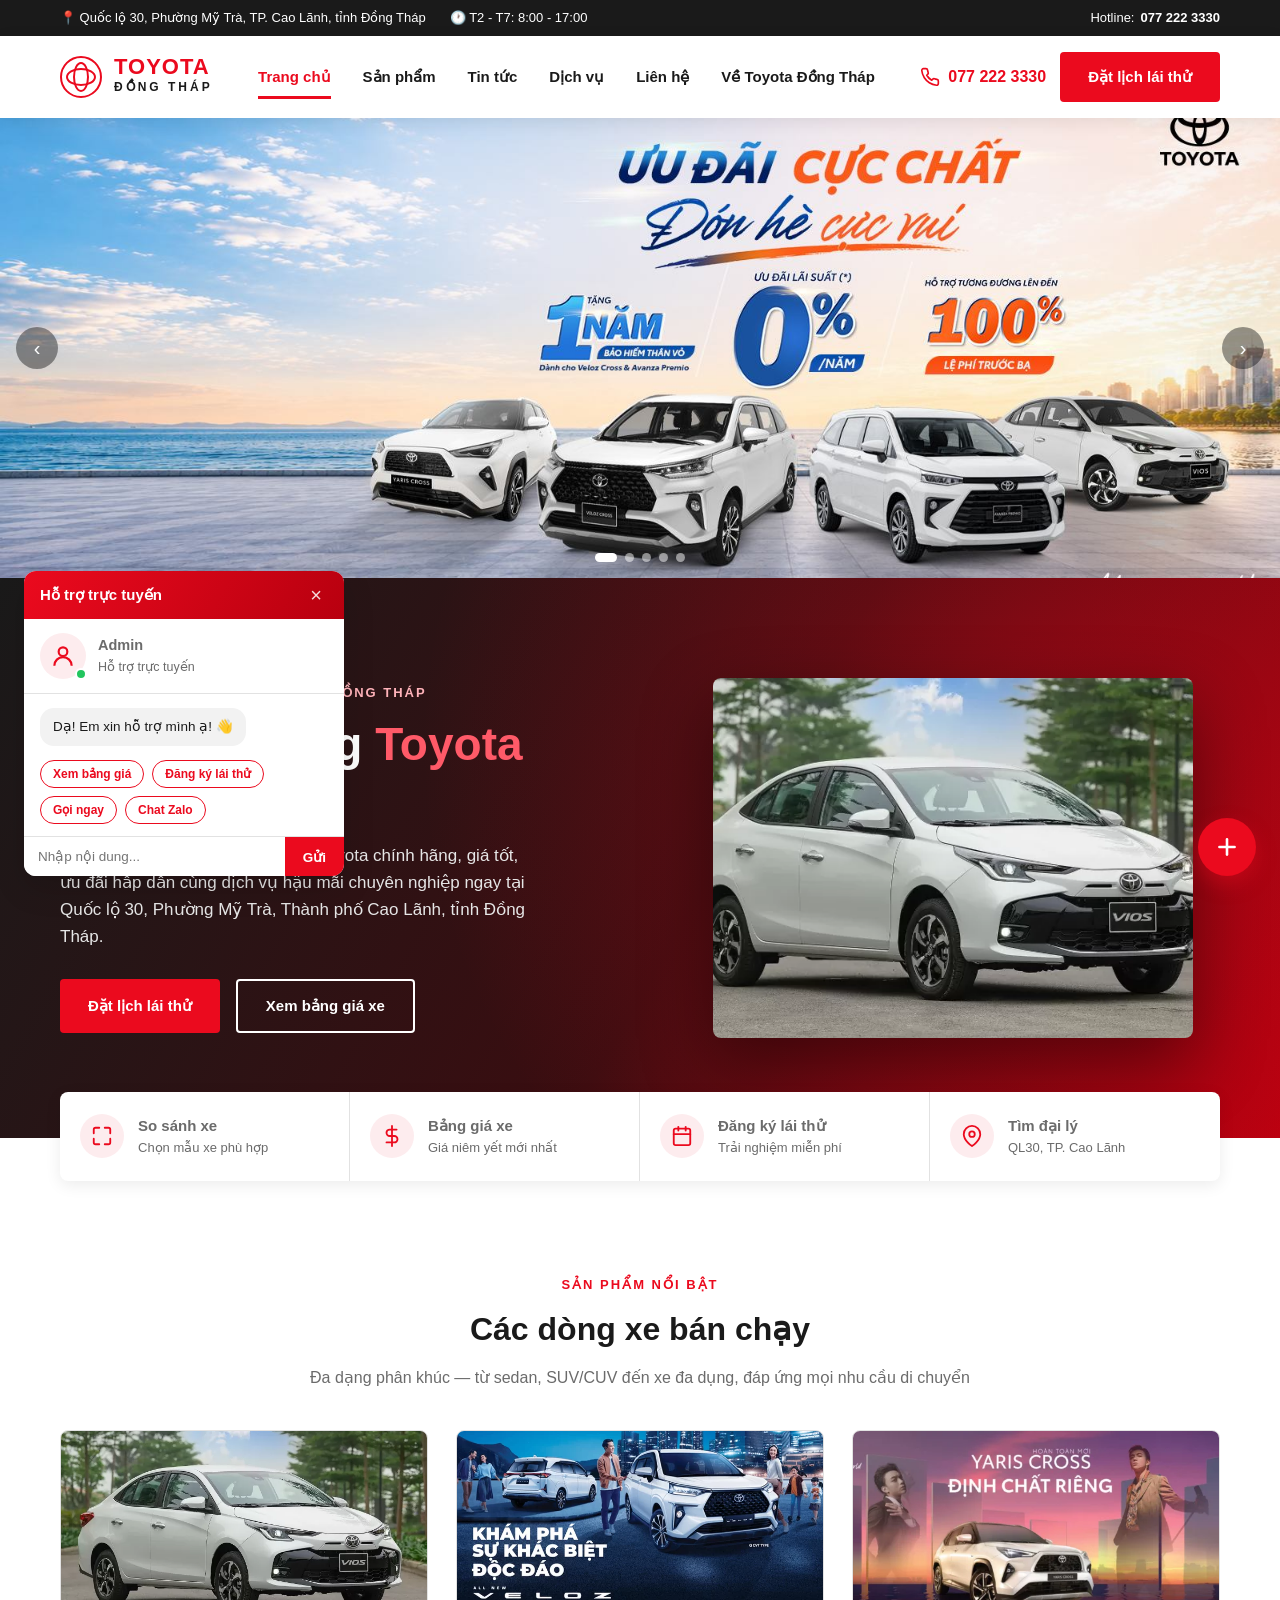
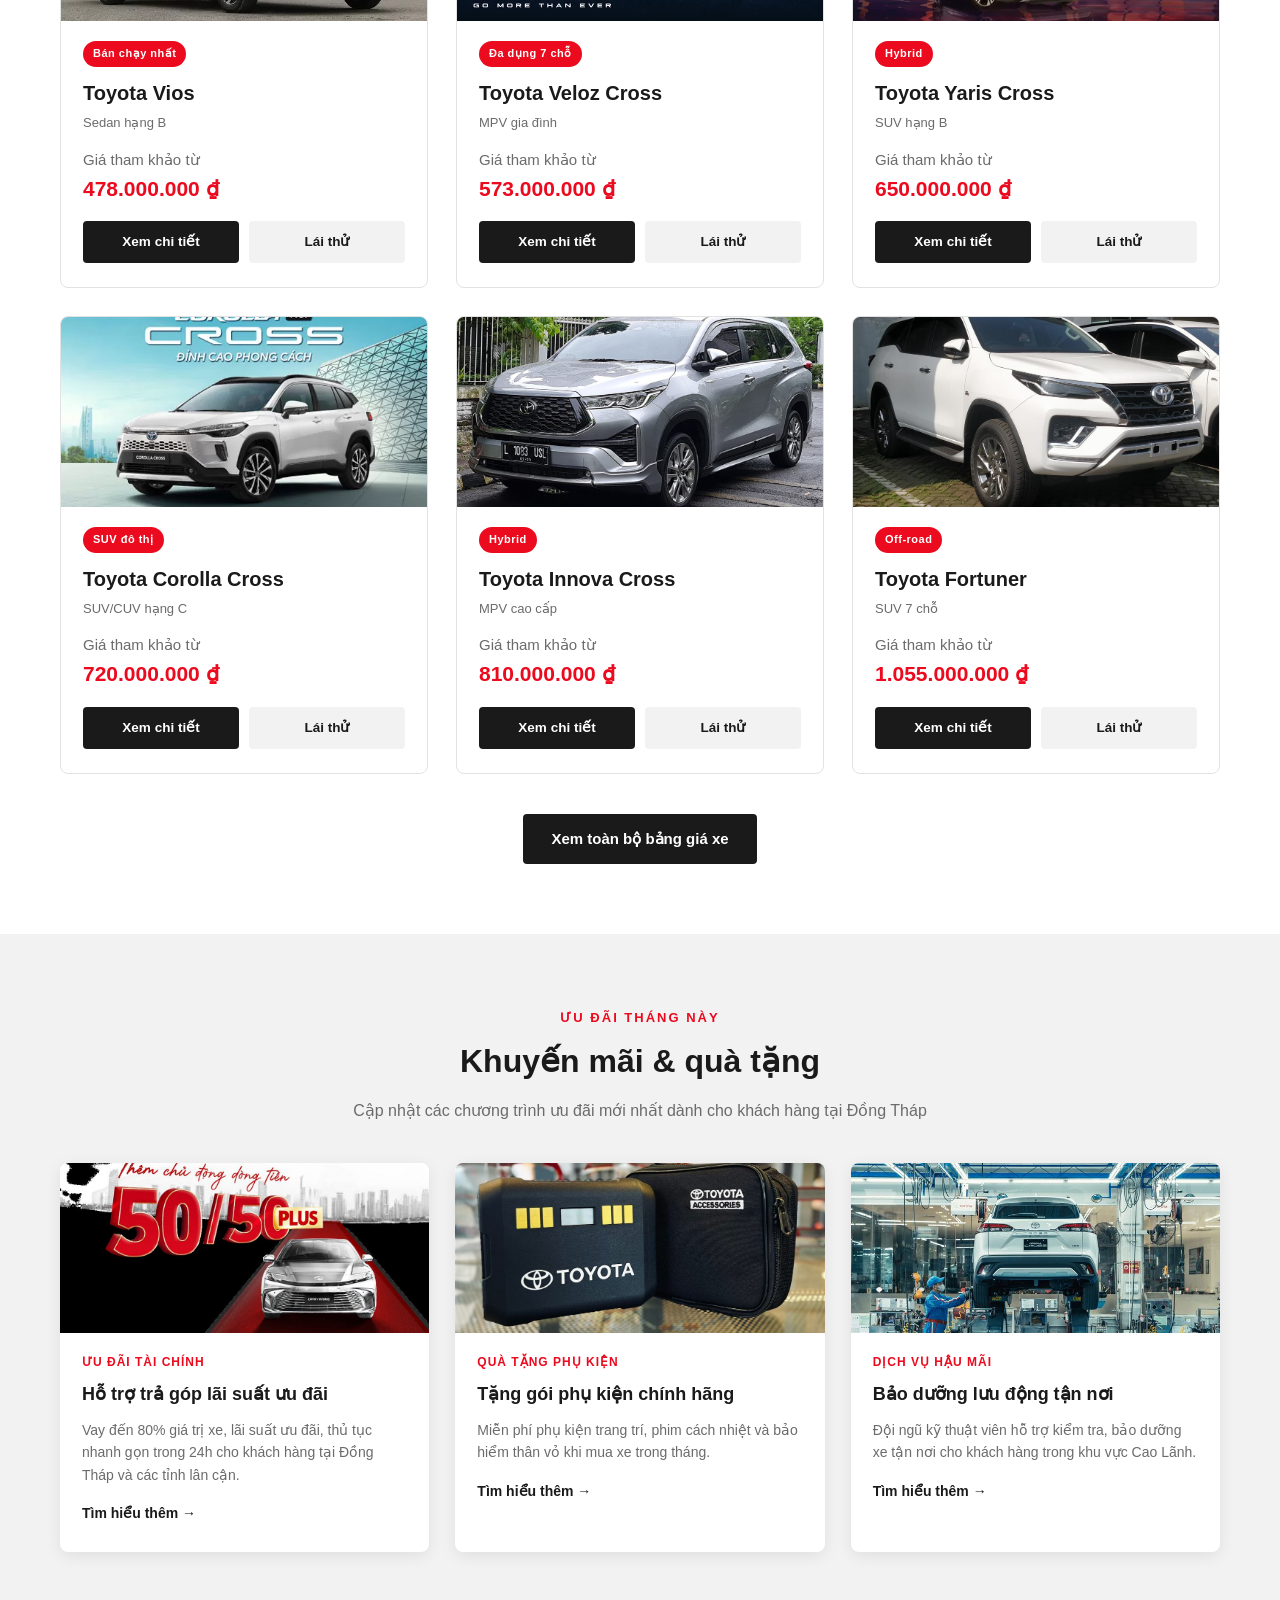
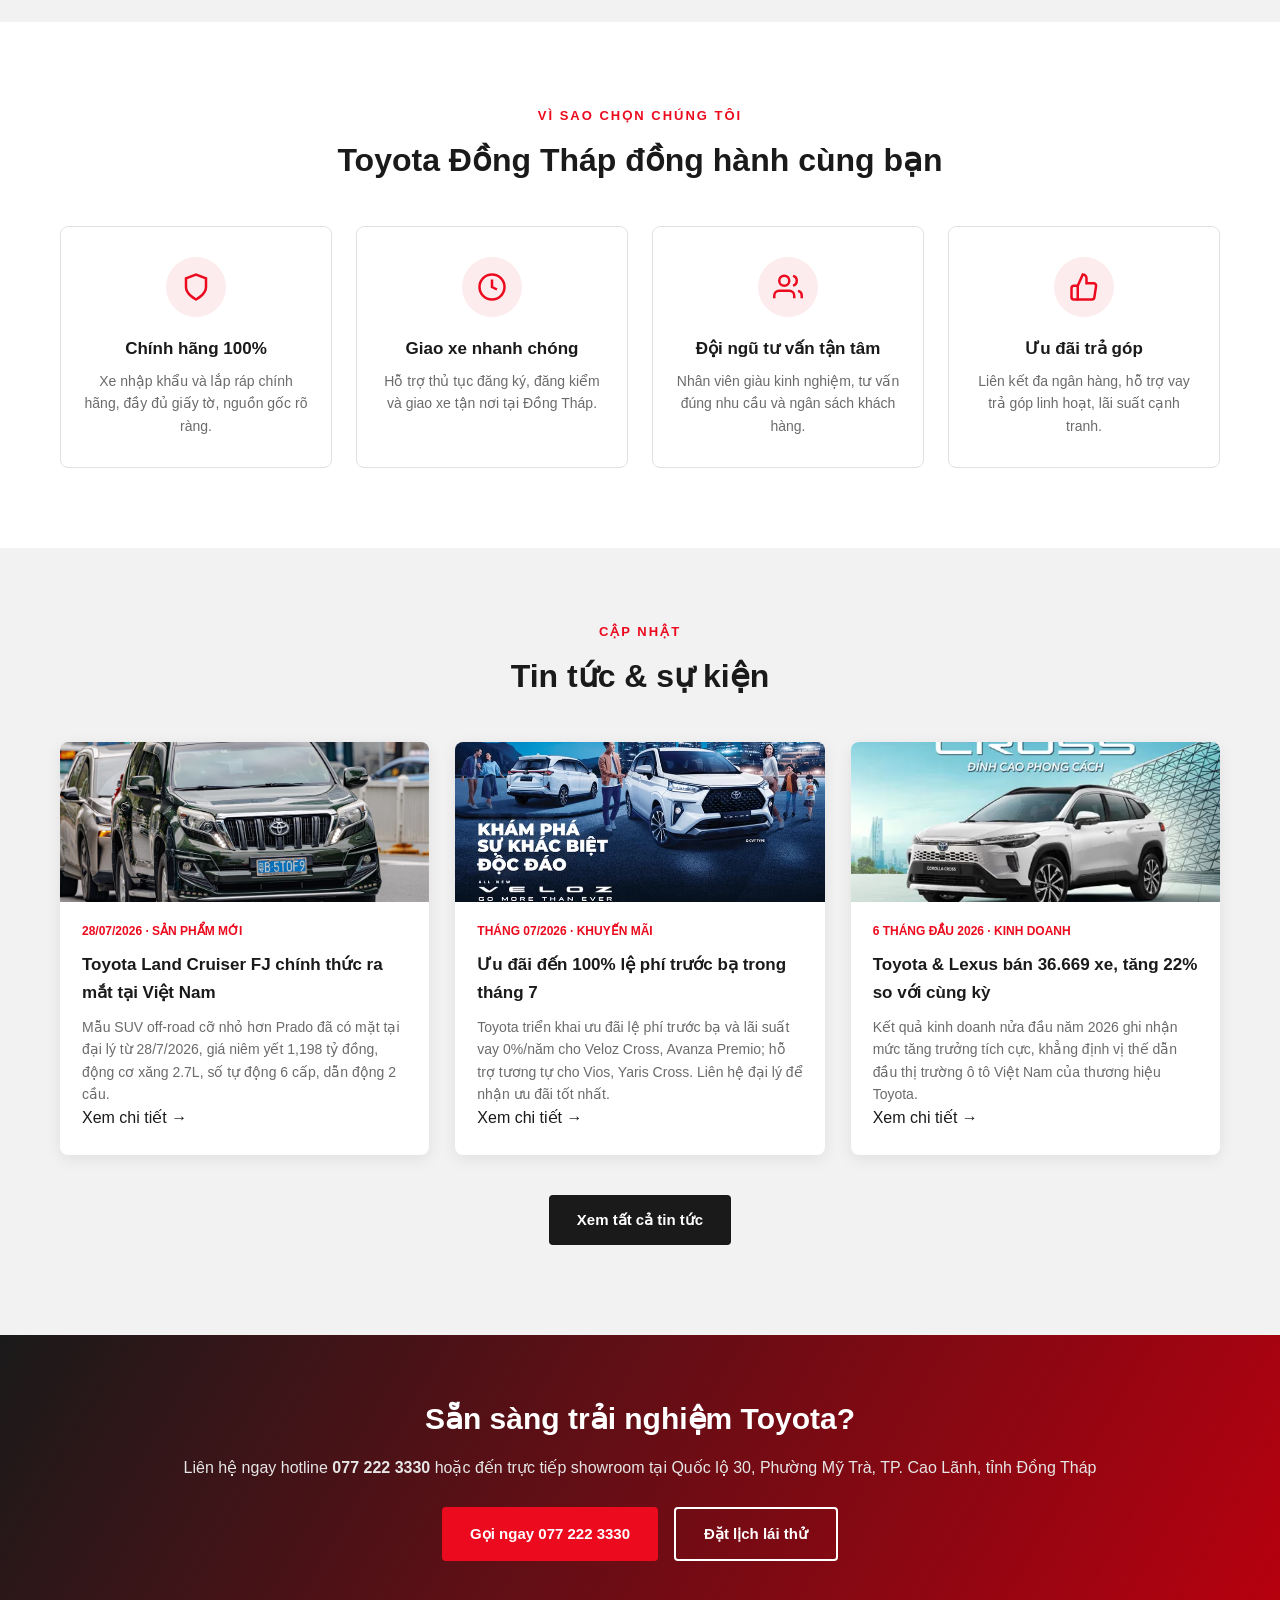
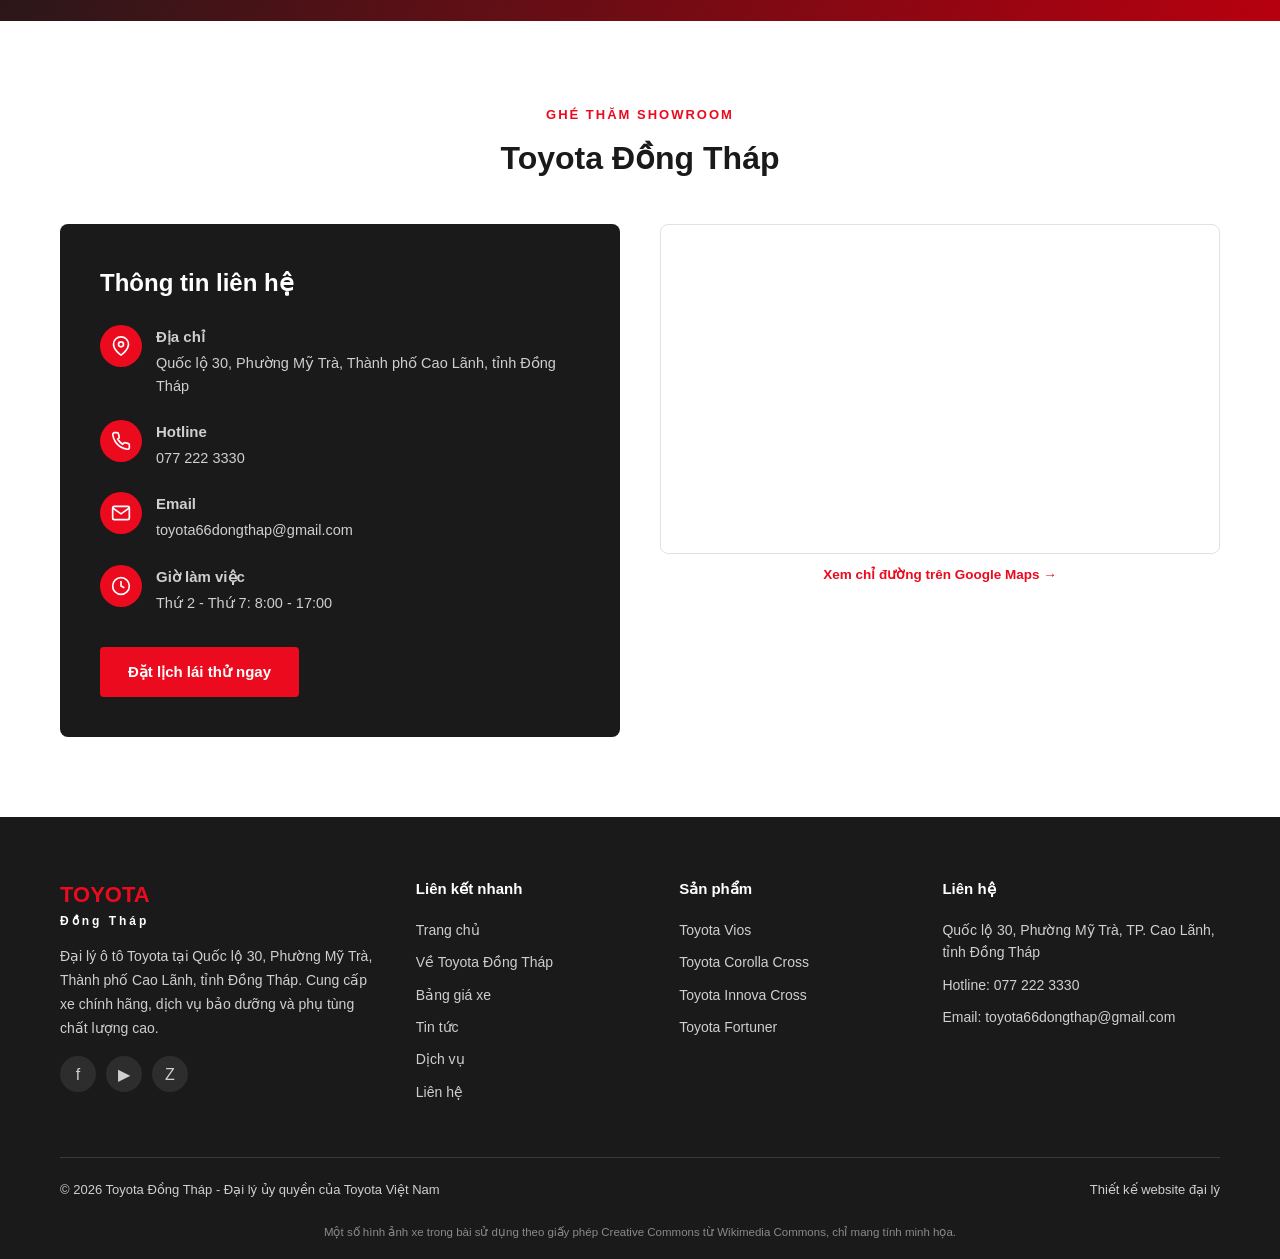
<file: index.html>
<!DOCTYPE html>
<html lang="vi">
<head>
<meta charset="UTF-8" />
<meta name="viewport" content="width=device-width, initial-scale=1.0" />
<title>Toyota Đồng Tháp | Đại lý Toyota chính hãng - Quốc lộ 30, Cao Lãnh</title>
<meta name="description" content="Toyota Đồng Tháp - Đại lý ô tô Toyota tại Quốc lộ 30, Phường Mỹ Trà, Thành phố Cao Lãnh, tỉnh Đồng Tháp. Bảng giá xe, khuyến mãi, đặt lịch lái thử. Hotline 077 222 3330." />
<link rel="stylesheet" href="css/style.css" />
</head>
<body>

<!-- ===== Top bar ===== -->
<div class="topbar">
  <div class="container">
    <div class="topbar-info">
      <span>📍 Quốc lộ 30, Phường Mỹ Trà, TP. Cao Lãnh, tỉnh Đồng Tháp</span>
      <span>🕐 T2 - T7: 8:00 - 17:00</span>
    </div>
    <div class="topbar-info">
      <span>Hotline: <a href="tel:0772223330">077 222 3330</a></span>
    </div>
  </div>
</div>

<!-- ===== Header ===== -->
<header class="site-header">
  <div class="container">
    <a href="index.html" class="logo">
      <svg width="42" height="42" viewBox="0 0 42 42" fill="none" xmlns="http://www.w3.org/2000/svg">
        <ellipse cx="21" cy="21" rx="20" ry="20" stroke="#eb0a1e" stroke-width="2"/>
        <ellipse cx="21" cy="21" rx="14" ry="8" stroke="#eb0a1e" stroke-width="2"/>
        <ellipse cx="21" cy="21" rx="7" ry="14" stroke="#eb0a1e" stroke-width="2"/>
      </svg>
      <span>
        <span class="logo-text-main" style="display:block;">TOYOTA</span>
        <span class="logo-text-sub" style="display:block;">Đồng Tháp</span>
      </span>
    </a>

    <nav class="main-nav">
      <a href="index.html" class="active">Trang chủ</a>
      <a href="xe.html">Sản phẩm</a>
      <a href="tin-tuc.html">Tin tức</a>
      <a href="dich-vu.html">Dịch vụ</a>
      <a href="lien-he.html">Liên hệ</a>
      <a href="gioi-thieu.html">Về Toyota Đồng Tháp</a>
    </nav>

    <div class="header-actions">
      <a class="header-hotline" href="tel:0772223330">
        <svg width="20" height="20" viewBox="0 0 24 24" fill="none" stroke="currentColor" stroke-width="2" stroke-linecap="round" stroke-linejoin="round"><path d="M22 16.92v3a2 2 0 0 1-2.18 2 19.79 19.79 0 0 1-8.63-3.07 19.5 19.5 0 0 1-6-6 19.79 19.79 0 0 1-3.07-8.67A2 2 0 0 1 4.11 2h3a2 2 0 0 1 2 1.72c.127.96.361 1.903.7 2.81a2 2 0 0 1-.45 2.11L8.09 9.91a16 16 0 0 0 6 6l1.27-1.27a2 2 0 0 1 2.11-.45c.907.339 1.85.573 2.81.7A2 2 0 0 1 22 16.92z"/></svg>
        <span>077 222 3330</span>
      </a>
      <a href="lien-he.html" class="btn btn-primary">Đặt lịch lái thử</a>
      <button class="nav-toggle" aria-label="Mở menu">
        <span></span><span></span><span></span>
      </button>
    </div>
  </div>
</header>

<!-- ===== Banner carousel ===== -->
<section class="hero-carousel" id="hero-carousel">
  <div class="carousel-track" id="carousel-track">
    <div class="carousel-slide"><img src="images/banners/banner-2.jpg" alt="Ưu đãi Toyota" loading="eager" /></div>
    <div class="carousel-slide"><img src="images/banners/banner-1.jpg" alt="Khuyến mãi Toyota" loading="lazy" /></div>
    <div class="carousel-slide"><img src="images/banners/banner-3.webp" alt="Toyota Hybrid Electric" loading="lazy" /></div>
    <div class="carousel-slide"><img src="images/banners/banner-4.webp" alt="Toyota Hilux" loading="lazy" /></div>
    <div class="carousel-slide"><img src="images/banners/banner-5.webp" alt="Bảo hành mở rộng Toyota" loading="lazy" /></div>
  </div>
  <button class="carousel-arrow carousel-prev" id="carousel-prev" aria-label="Ảnh trước">‹</button>
  <button class="carousel-arrow carousel-next" id="carousel-next" aria-label="Ảnh sau">›</button>
  <div class="carousel-dots" id="carousel-dots"></div>
</section>

<!-- ===== Hero ===== -->
<section class="hero">
  <div class="container">
    <div class="hero-content">
      <div class="eyebrow">Đại lý Toyota chính hãng tại Đồng Tháp</div>
      <h1>Vươn xa cùng <span>Toyota Đồng Tháp</span></h1>
      <p>Trải nghiệm trọn vẹn các dòng xe Toyota chính hãng, giá tốt, ưu đãi hấp dẫn cùng dịch vụ hậu mãi chuyên nghiệp ngay tại Quốc lộ 30, Phường Mỹ Trà, Thành phố Cao Lãnh, tỉnh Đồng Tháp.</p>
      <div class="hero-actions">
        <a href="lien-he.html" class="btn btn-primary">Đặt lịch lái thử</a>
        <a href="xe.html" class="btn btn-outline">Xem bảng giá xe</a>
      </div>
    </div>
    <div class="hero-visual">
      <img src="images/cars/vios.webp" alt="Toyota Vios tại Toyota Đồng Tháp" loading="eager" />
    </div>
  </div>
</section>

<!-- ===== Quick tools ===== -->
<div class="container">
  <div class="quick-tools">
    <div class="container" style="padding:0;">
      <a href="xe.html" class="quick-tool">
        <span class="icon"><svg viewBox="0 0 24 24" fill="none" stroke="#eb0a1e" stroke-width="2" stroke-linecap="round" stroke-linejoin="round"><path d="M9 3H5a2 2 0 0 0-2 2v4M15 3h4a2 2 0 0 1 2 2v4M9 21H5a2 2 0 0 1-2-2v-4M15 21h4a2 2 0 0 0 2-2v-4"/></svg></span>
        <span><strong>So sánh xe</strong><span>Chọn mẫu xe phù hợp</span></span>
      </a>
      <a href="xe.html" class="quick-tool">
        <span class="icon"><svg viewBox="0 0 24 24" fill="none" stroke="#eb0a1e" stroke-width="2" stroke-linecap="round" stroke-linejoin="round"><line x1="12" y1="1" x2="12" y2="23"/><path d="M17 5H9.5a3.5 3.5 0 0 0 0 7h5a3.5 3.5 0 0 1 0 7H6"/></svg></span>
        <span><strong>Bảng giá xe</strong><span>Giá niêm yết mới nhất</span></span>
      </a>
      <a href="lien-he.html" class="quick-tool">
        <span class="icon"><svg viewBox="0 0 24 24" fill="none" stroke="#eb0a1e" stroke-width="2" stroke-linecap="round" stroke-linejoin="round"><rect x="3" y="4" width="18" height="18" rx="2"/><line x1="16" y1="2" x2="16" y2="6"/><line x1="8" y1="2" x2="8" y2="6"/><line x1="3" y1="10" x2="21" y2="10"/></svg></span>
        <span><strong>Đăng ký lái thử</strong><span>Trải nghiệm miễn phí</span></span>
      </a>
      <a href="lien-he.html#map" class="quick-tool">
        <span class="icon"><svg viewBox="0 0 24 24" fill="none" stroke="#eb0a1e" stroke-width="2" stroke-linecap="round" stroke-linejoin="round"><path d="M21 10c0 7-9 13-9 13s-9-6-9-13a9 9 0 0 1 18 0z"/><circle cx="12" cy="10" r="3"/></svg></span>
        <span><strong>Tìm đại lý</strong><span>QL30, TP. Cao Lãnh</span></span>
      </a>
    </div>
  </div>
</div>

<!-- ===== Models ===== -->
<section class="models" id="models">
  <div class="container">
    <div class="section-title">
      <div class="eyebrow">Sản phẩm nổi bật</div>
      <h2>Các dòng xe bán chạy</h2>
      <p>Đa dạng phân khúc — từ sedan, SUV/CUV đến xe đa dụng, đáp ứng mọi nhu cầu di chuyển</p>
    </div>

    <div class="model-grid">
      <!-- Vios -->
      <article class="model-card">
        <a href="xe-chi-tiet.html?xe=vios" class="model-img"><img src="images/cars/vios.webp" alt="Toyota Vios" loading="lazy" /></a>
        <div class="model-body">
          <span class="badge">Bán chạy nhất</span>
          <h3><a href="xe-chi-tiet.html?xe=vios">Toyota Vios</a></h3>
          <div class="model-cat">Sedan hạng B</div>
          <div class="price">Giá tham khảo từ<strong>478.000.000 ₫</strong></div>
          <div class="model-actions">
            <a href="xe-chi-tiet.html?xe=vios" class="a1">Xem chi tiết</a>
            <a href="lien-he.html?xe=vios" class="a2">Lái thử</a>
          </div>
        </div>
      </article>

      <!-- Veloz Cross -->
      <article class="model-card">
        <a href="xe-chi-tiet.html?xe=veloz-cross" class="model-img"><img src="images/cars/veloz-cross.webp" alt="Toyota Veloz Cross" loading="lazy" /></a>
        <div class="model-body">
          <span class="badge">Đa dụng 7 chỗ</span>
          <h3><a href="xe-chi-tiet.html?xe=veloz-cross">Toyota Veloz Cross</a></h3>
          <div class="model-cat">MPV gia đình</div>
          <div class="price">Giá tham khảo từ<strong>573.000.000 ₫</strong></div>
          <div class="model-actions">
            <a href="xe-chi-tiet.html?xe=veloz-cross" class="a1">Xem chi tiết</a>
            <a href="lien-he.html?xe=veloz-cross" class="a2">Lái thử</a>
          </div>
        </div>
      </article>

      <!-- Yaris Cross -->
      <article class="model-card">
        <a href="xe-chi-tiet.html?xe=yaris-cross" class="model-img"><img src="images/cars/yaris-cross.webp" alt="Toyota Yaris Cross" loading="lazy" /></a>
        <div class="model-body">
          <span class="badge">Hybrid</span>
          <h3><a href="xe-chi-tiet.html?xe=yaris-cross">Toyota Yaris Cross</a></h3>
          <div class="model-cat">SUV hạng B</div>
          <div class="price">Giá tham khảo từ<strong>650.000.000 ₫</strong></div>
          <div class="model-actions">
            <a href="xe-chi-tiet.html?xe=yaris-cross" class="a1">Xem chi tiết</a>
            <a href="lien-he.html?xe=yaris-cross" class="a2">Lái thử</a>
          </div>
        </div>
      </article>

      <!-- Corolla Cross -->
      <article class="model-card">
        <a href="xe-chi-tiet.html?xe=corolla-cross" class="model-img"><img src="images/cars/corolla-cross.webp" alt="Toyota Corolla Cross" loading="lazy" /></a>
        <div class="model-body">
          <span class="badge">SUV đô thị</span>
          <h3><a href="xe-chi-tiet.html?xe=corolla-cross">Toyota Corolla Cross</a></h3>
          <div class="model-cat">SUV/CUV hạng C</div>
          <div class="price">Giá tham khảo từ<strong>720.000.000 ₫</strong></div>
          <div class="model-actions">
            <a href="xe-chi-tiet.html?xe=corolla-cross" class="a1">Xem chi tiết</a>
            <a href="lien-he.html?xe=corolla-cross" class="a2">Lái thử</a>
          </div>
        </div>
      </article>

      <!-- Innova Cross -->
      <article class="model-card">
        <a href="xe-chi-tiet.html?xe=innova-cross" class="model-img"><img src="images/cars/innova-cross.jpg" alt="Toyota Innova Cross" loading="lazy" /></a>
        <div class="model-body">
          <span class="badge">Hybrid</span>
          <h3><a href="xe-chi-tiet.html?xe=innova-cross">Toyota Innova Cross</a></h3>
          <div class="model-cat">MPV cao cấp</div>
          <div class="price">Giá tham khảo từ<strong>810.000.000 ₫</strong></div>
          <div class="model-actions">
            <a href="xe-chi-tiet.html?xe=innova-cross" class="a1">Xem chi tiết</a>
            <a href="lien-he.html?xe=innova-cross" class="a2">Lái thử</a>
          </div>
        </div>
      </article>

      <!-- Fortuner -->
      <article class="model-card">
        <a href="xe-chi-tiet.html?xe=fortuner" class="model-img"><img src="images/cars/fortuner.jpg" alt="Toyota Fortuner" loading="lazy" /></a>
        <div class="model-body">
          <span class="badge">Off-road</span>
          <h3><a href="xe-chi-tiet.html?xe=fortuner">Toyota Fortuner</a></h3>
          <div class="model-cat">SUV 7 chỗ</div>
          <div class="price">Giá tham khảo từ<strong>1.055.000.000 ₫</strong></div>
          <div class="model-actions">
            <a href="xe-chi-tiet.html?xe=fortuner" class="a1">Xem chi tiết</a>
            <a href="lien-he.html?xe=fortuner" class="a2">Lái thử</a>
          </div>
        </div>
      </article>
    </div>

    <div class="models-more">
      <a href="xe.html" class="btn btn-dark">Xem toàn bộ bảng giá xe</a>
    </div>
  </div>
</section>

<!-- ===== Promotions ===== -->
<section class="promotions" id="khuyen-mai">
  <div class="container">
    <div class="section-title">
      <div class="eyebrow">Ưu đãi tháng này</div>
      <h2>Khuyến mãi & quà tặng</h2>
      <p>Cập nhật các chương trình ưu đãi mới nhất dành cho khách hàng tại Đồng Tháp</p>
    </div>

    <div class="promo-grid">
      <div class="promo-card">
        <div class="promo-img"><img src="images/promo/finance.jpg" alt="Tư vấn hỗ trợ trả góp Toyota Đồng Tháp" loading="lazy" /></div>
        <div class="promo-body">
          <div class="promo-tag">Ưu đãi tài chính</div>
          <h3>Hỗ trợ trả góp lãi suất ưu đãi</h3>
          <p>Vay đến 80% giá trị xe, lãi suất ưu đãi, thủ tục nhanh gọn trong 24h cho khách hàng tại Đồng Tháp và các tỉnh lân cận.</p>
          <a href="lien-he.html" class="promo-link">Tìm hiểu thêm →</a>
        </div>
      </div>

      <div class="promo-card">
        <div class="promo-img"><img src="images/promo/accessories.jpg" alt="Chăm sóc, tặng phụ kiện xe tại Toyota Đồng Tháp" loading="lazy" /></div>
        <div class="promo-body">
          <div class="promo-tag">Quà tặng phụ kiện</div>
          <h3>Tặng gói phụ kiện chính hãng</h3>
          <p>Miễn phí phụ kiện trang trí, phim cách nhiệt và bảo hiểm thân vỏ khi mua xe trong tháng.</p>
          <a href="lien-he.html" class="promo-link">Tìm hiểu thêm →</a>
        </div>
      </div>

      <div class="promo-card">
        <div class="promo-img"><img src="images/promo/service.jpg" alt="Kỹ thuật viên bảo dưỡng xe Toyota" loading="lazy" /></div>
        <div class="promo-body">
          <div class="promo-tag">Dịch vụ hậu mãi</div>
          <h3>Bảo dưỡng lưu động tận nơi</h3>
          <p>Đội ngũ kỹ thuật viên hỗ trợ kiểm tra, bảo dưỡng xe tận nơi cho khách hàng trong khu vực Cao Lãnh.</p>
          <a href="lien-he.html" class="promo-link">Tìm hiểu thêm →</a>
        </div>
      </div>
    </div>
  </div>
</section>

<!-- ===== Why us ===== -->
<section class="why-us">
  <div class="container">
    <div class="section-title">
      <div class="eyebrow">Vì sao chọn chúng tôi</div>
      <h2>Toyota Đồng Tháp đồng hành cùng bạn</h2>
    </div>

    <div class="why-grid">
      <div class="why-card">
        <div class="icon"><svg viewBox="0 0 24 24" fill="none" stroke="#eb0a1e" stroke-width="2"><path d="M12 22s8-4 8-10V5l-8-3-8 3v7c0 6 8 10 8 10z"/></svg></div>
        <h3>Chính hãng 100%</h3>
        <p>Xe nhập khẩu và lắp ráp chính hãng, đầy đủ giấy tờ, nguồn gốc rõ ràng.</p>
      </div>
      <div class="why-card">
        <div class="icon"><svg viewBox="0 0 24 24" fill="none" stroke="#eb0a1e" stroke-width="2"><circle cx="12" cy="12" r="10"/><polyline points="12 6 12 12 16 14"/></svg></div>
        <h3>Giao xe nhanh chóng</h3>
        <p>Hỗ trợ thủ tục đăng ký, đăng kiểm và giao xe tận nơi tại Đồng Tháp.</p>
      </div>
      <div class="why-card">
        <div class="icon"><svg viewBox="0 0 24 24" fill="none" stroke="#eb0a1e" stroke-width="2"><path d="M17 21v-2a4 4 0 0 0-4-4H5a4 4 0 0 0-4 4v2"/><circle cx="9" cy="7" r="4"/><path d="M23 21v-2a4 4 0 0 0-3-3.87"/><path d="M16 3.13a4 4 0 0 1 0 7.75"/></svg></div>
        <h3>Đội ngũ tư vấn tận tâm</h3>
        <p>Nhân viên giàu kinh nghiệm, tư vấn đúng nhu cầu và ngân sách khách hàng.</p>
      </div>
      <div class="why-card">
        <div class="icon"><svg viewBox="0 0 24 24" fill="none" stroke="#eb0a1e" stroke-width="2"><path d="M14 9V5a3 3 0 0 0-3-3l-4 9v11h11.28a2 2 0 0 0 2-1.7l1.38-9a2 2 0 0 0-2-2.3H14z"/><path d="M7 22H4a2 2 0 0 1-2-2v-7a2 2 0 0 1 2-2h3"/></svg></div>
        <h3>Ưu đãi trả góp</h3>
        <p>Liên kết đa ngân hàng, hỗ trợ vay trả góp linh hoạt, lãi suất cạnh tranh.</p>
      </div>
    </div>
  </div>
</section>

<!-- ===== News ===== -->
<section class="news">
  <div class="container">
    <div class="section-title">
      <div class="eyebrow">Cập nhật</div>
      <h2>Tin tức & sự kiện</h2>
    </div>

    <div class="news-grid">
      <article class="news-card">
        <div class="news-img"><img src="images/cars/land-cruiser-news.jpg" alt="Toyota Land Cruiser FJ" loading="lazy" /></div>
        <div class="news-body">
          <div class="news-date">28/07/2026 · Sản phẩm mới</div>
          <h3>Toyota Land Cruiser FJ chính thức ra mắt tại Việt Nam</h3>
          <p>Mẫu SUV off-road cỡ nhỏ hơn Prado đã có mặt tại đại lý từ 28/7/2026, giá niêm yết 1,198 tỷ đồng, động cơ xăng 2.7L, số tự động 6 cấp, dẫn động 2 cầu.</p>
          <a href="tin-tuc.html#tin-chinh-hang" class="promo-link">Xem chi tiết →</a>
        </div>
      </article>
      <article class="news-card">
        <div class="news-img"><img src="images/cars/veloz-cross.webp" alt="Khuyến mãi Toyota tháng 7/2026" loading="lazy" /></div>
        <div class="news-body">
          <div class="news-date">Tháng 07/2026 · Khuyến mãi</div>
          <h3>Ưu đãi đến 100% lệ phí trước bạ trong tháng 7</h3>
          <p>Toyota triển khai ưu đãi lệ phí trước bạ và lãi suất vay 0%/năm cho Veloz Cross, Avanza Premio; hỗ trợ tương tự cho Vios, Yaris Cross. Liên hệ đại lý để nhận ưu đãi tốt nhất.</p>
          <a href="tin-tuc.html#tin-chinh-hang" class="promo-link">Xem chi tiết →</a>
        </div>
      </article>
      <article class="news-card">
        <div class="news-img"><img src="images/cars/corolla-cross.webp" alt="Kết quả kinh doanh Toyota 6 tháng đầu năm 2026" loading="lazy" /></div>
        <div class="news-body">
          <div class="news-date">6 tháng đầu 2026 · Kinh doanh</div>
          <h3>Toyota & Lexus bán 36.669 xe, tăng 22% so với cùng kỳ</h3>
          <p>Kết quả kinh doanh nửa đầu năm 2026 ghi nhận mức tăng trưởng tích cực, khẳng định vị thế dẫn đầu thị trường ô tô Việt Nam của thương hiệu Toyota.</p>
          <a href="tin-tuc.html#tin-chinh-hang" class="promo-link">Xem chi tiết →</a>
        </div>
      </article>
    </div>

    <div class="models-more">
      <a href="tin-tuc.html" class="btn btn-dark">Xem tất cả tin tức</a>
    </div>
  </div>
</section>

<!-- ===== CTA ===== -->
<section class="cta-band">
  <div class="container">
    <h2>Sẵn sàng trải nghiệm Toyota?</h2>
    <p>Liên hệ ngay hotline <strong>077 222 3330</strong> hoặc đến trực tiếp showroom tại Quốc lộ 30, Phường Mỹ Trà, TP. Cao Lãnh, tỉnh Đồng Tháp</p>
    <div class="cta-actions">
      <a href="tel:0772223330" class="btn btn-primary">Gọi ngay 077 222 3330</a>
      <a href="lien-he.html" class="btn btn-outline">Đặt lịch lái thử</a>
    </div>
  </div>
</section>

<!-- ===== Contact block ===== -->
<section class="contact-block" id="map">
  <div class="container">
    <div class="section-title">
      <div class="eyebrow">Ghé thăm showroom</div>
      <h2>Toyota Đồng Tháp</h2>
    </div>
    <div class="contact-grid">
      <div class="contact-info-card">
        <h3>Thông tin liên hệ</h3>
        <div class="contact-line">
          <span class="icon"><svg viewBox="0 0 24 24" fill="none" stroke="#fff" stroke-width="2"><path d="M21 10c0 7-9 13-9 13s-9-6-9-13a9 9 0 0 1 18 0z"/><circle cx="12" cy="10" r="3"/></svg></span>
          <span><strong>Địa chỉ</strong><span>Quốc lộ 30, Phường Mỹ Trà, Thành phố Cao Lãnh, tỉnh Đồng Tháp</span></span>
        </div>
        <div class="contact-line">
          <span class="icon"><svg viewBox="0 0 24 24" fill="none" stroke="#fff" stroke-width="2"><path d="M22 16.92v3a2 2 0 0 1-2.18 2 19.79 19.79 0 0 1-8.63-3.07 19.5 19.5 0 0 1-6-6 19.79 19.79 0 0 1-3.07-8.67A2 2 0 0 1 4.11 2h3a2 2 0 0 1 2 1.72c.127.96.361 1.903.7 2.81a2 2 0 0 1-.45 2.11L8.09 9.91a16 16 0 0 0 6 6l1.27-1.27a2 2 0 0 1 2.11-.45c.907.339 1.85.573 2.81.7A2 2 0 0 1 22 16.92z"/></svg></span>
          <span><strong>Hotline</strong><a href="tel:0772223330">077 222 3330</a></span>
        </div>
        <div class="contact-line">
          <span class="icon"><svg viewBox="0 0 24 24" fill="none" stroke="#fff" stroke-width="2"><rect x="2" y="4" width="20" height="16" rx="2"/><polyline points="22,6 12,13 2,6"/></svg></span>
          <span><strong>Email</strong><a href="mailto:toyota66dongthap@gmail.com">toyota66dongthap@gmail.com</a></span>
        </div>
        <div class="contact-line">
          <span class="icon"><svg viewBox="0 0 24 24" fill="none" stroke="#fff" stroke-width="2"><circle cx="12" cy="12" r="10"/><polyline points="12 6 12 12 16 14"/></svg></span>
          <span><strong>Giờ làm việc</strong><span>Thứ 2 - Thứ 7: 8:00 - 17:00</span></span>
        </div>
        <a href="lien-he.html" class="btn btn-primary" style="margin-top:10px;">Đặt lịch lái thử ngay</a>
      </div>
      <div>
        <div class="map-embed">
          <iframe
            src="https://www.openstreetmap.org/export/embed.html?bbox=105.6494%2C10.4474%2C105.6654%2C10.4594&layer=mapnik&marker=10.453434%2C105.6574551"
            loading="lazy"
            title="Bản đồ Toyota Đồng Tháp - Quốc lộ 30, Thành phố Cao Lãnh"
          ></iframe>
        </div>
        <p style="text-align:center; margin-top:10px; font-size:13.5px;">
          <a href="https://www.google.com/maps/place/Toyota+%C4%90%E1%BB%93ng+Th%C3%A1p/@10.4625583,105.6244648,13.46z/data=!4m6!3m5!1s0x310a65f73db692df:0xf3661da2a40b781e!8m2!3d10.453434!4d105.6574551" target="_blank" rel="noopener" style="color:var(--red); font-weight:700;">Xem chỉ đường trên Google Maps →</a>
        </p>
      </div>
    </div>
  </div>
</section>

<!-- ===== Footer ===== -->
<footer class="site-footer">
  <div class="container">
    <div class="footer-grid">
      <div class="footer-col">
        <span class="logo-text-main" style="display:block;">TOYOTA</span>
        <span class="logo-text-sub" style="display:block;">Đồng Tháp</span>
        <p>Đại lý ô tô Toyota tại Quốc lộ 30, Phường Mỹ Trà, Thành phố Cao Lãnh, tỉnh Đồng Tháp. Cung cấp xe chính hãng, dịch vụ bảo dưỡng và phụ tùng chất lượng cao.</p>
        <div class="footer-social">
          <a href="#" aria-label="Facebook">f</a>
          <a href="#" aria-label="YouTube">▶</a>
          <a href="#" aria-label="Zalo">Z</a>
        </div>
      </div>
      <div class="footer-col">
        <h4>Liên kết nhanh</h4>
        <ul>
          <li><a href="index.html">Trang chủ</a></li>
          <li><a href="gioi-thieu.html">Về Toyota Đồng Tháp</a></li>
          <li><a href="xe.html">Bảng giá xe</a></li>
          <li><a href="tin-tuc.html">Tin tức</a></li>
          <li><a href="dich-vu.html">Dịch vụ</a></li>
          <li><a href="lien-he.html">Liên hệ</a></li>
        </ul>
      </div>
      <div class="footer-col">
        <h4>Sản phẩm</h4>
        <ul>
          <li><a href="xe.html">Toyota Vios</a></li>
          <li><a href="xe.html">Toyota Corolla Cross</a></li>
          <li><a href="xe.html">Toyota Innova Cross</a></li>
          <li><a href="xe.html">Toyota Fortuner</a></li>
        </ul>
      </div>
      <div class="footer-col">
        <h4>Liên hệ</h4>
        <ul>
          <li>Quốc lộ 30, Phường Mỹ Trà, TP. Cao Lãnh, tỉnh Đồng Tháp</li>
          <li>Hotline: <a href="tel:0772223330">077 222 3330</a></li>
          <li>Email: toyota66dongthap@gmail.com</li>
        </ul>
      </div>
    </div>
    <div class="footer-bottom">
      <span>© <span id="year"></span> Toyota Đồng Tháp - Đại lý ủy quyền của Toyota Việt Nam</span>
      <span>Thiết kế website đại lý</span>
    </div>
  </div>
  <p class="photo-credit">Một số hình ảnh xe trong bài sử dụng theo giấy phép Creative Commons từ Wikimedia Commons, chỉ mang tính minh họa.</p>
</footer>

<div class="fab-menu" id="fab-menu">
  <div class="fab-options">
    <a href="lien-he.html#dat-lich" class="fab-option fab-testdrive">
      <span class="fab-icon"><svg viewBox="0 0 24 24" fill="none" stroke="#fff" stroke-width="2"><rect x="3" y="4" width="18" height="18" rx="2"/><line x1="16" y1="2" x2="16" y2="6"/><line x1="8" y1="2" x2="8" y2="6"/><line x1="3" y1="10" x2="21" y2="10"/></svg></span>
      <span class="fab-label">Đăng ký lái thử</span>
    </a>
    <a href="mailto:toyota66dongthap@gmail.com?subject=Yeu%20cau%20bao%20gia%20xe%20Toyota&body=Chao%20Toyota%20Dong%20Thap%2C%20toi%20muon%20duoc%20tu%20van%20bao%20gia%20xe..." class="fab-option fab-mail">
      <span class="fab-icon"><svg viewBox="0 0 24 24" fill="none" stroke="#fff" stroke-width="2"><rect x="2" y="4" width="20" height="16" rx="2"/><polyline points="22,6 12,13 2,6"/></svg></span>
      <span class="fab-label">Yêu cầu báo giá</span>
    </a>
    <a href="https://zalo.me/0772223330" target="_blank" rel="noopener" class="fab-option fab-zalo">
      <span class="fab-icon"><svg viewBox="0 0 24 24" fill="none" stroke="#fff" stroke-width="2"><path d="M21 11.5a8.38 8.38 0 0 1-.9 3.8 8.5 8.5 0 0 1-7.6 4.7 8.38 8.38 0 0 1-3.8-.9L3 21l1.9-5.7a8.38 8.38 0 0 1-.9-3.8 8.5 8.5 0 0 1 4.7-7.6 8.38 8.38 0 0 1 3.8-.9h.5a8.48 8.48 0 0 1 8 8v.5z"/></svg></span>
      <span class="fab-label">Chat Zalo</span>
    </a>
    <a href="tel:0772223330" class="fab-option fab-call">
      <span class="fab-icon"><svg viewBox="0 0 24 24" fill="none" stroke="#fff" stroke-width="2"><path d="M22 16.92v3a2 2 0 0 1-2.18 2 19.79 19.79 0 0 1-8.63-3.07 19.5 19.5 0 0 1-6-6 19.79 19.79 0 0 1-3.07-8.67A2 2 0 0 1 4.11 2h3a2 2 0 0 1 2 1.72c.127.96.361 1.903.7 2.81a2 2 0 0 1-.45 2.11L8.09 9.91a16 16 0 0 0 6 6l1.27-1.27a2 2 0 0 1 2.11-.45c.907.339 1.85.573 2.81.7A2 2 0 0 1 22 16.92z"/></svg></span>
      <span class="fab-label">Gọi ngay</span>
    </a>
  </div>
  <button class="fab-toggle" id="fab-toggle" aria-label="Liên hệ nhanh">
    <svg viewBox="0 0 24 24" fill="none" stroke="#fff" stroke-width="2.4" stroke-linecap="round"><line x1="12" y1="5" x2="12" y2="19"/><line x1="5" y1="12" x2="19" y2="12"/></svg>
  </button>
</div>

<script src="js/main.js"></script>
<script src="js/chatbot.js"></script>
</body>
</html>
</file>
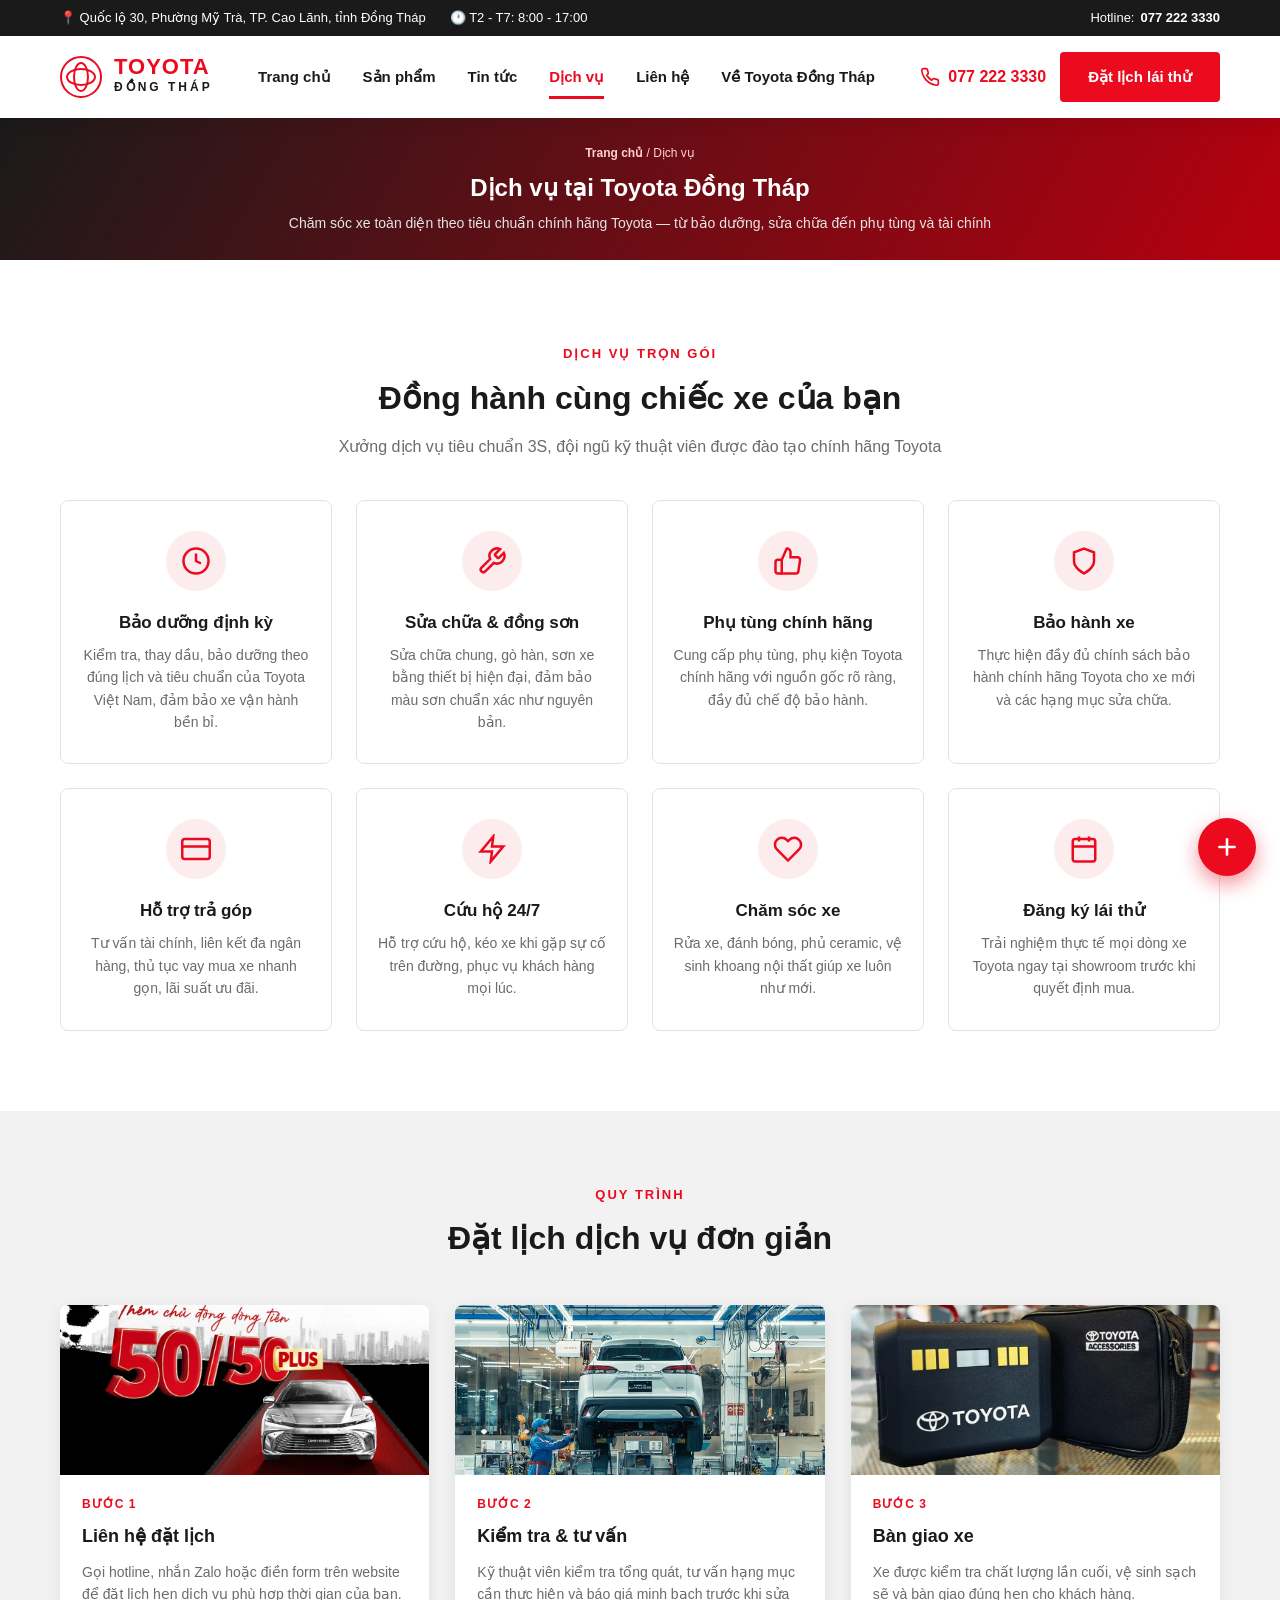
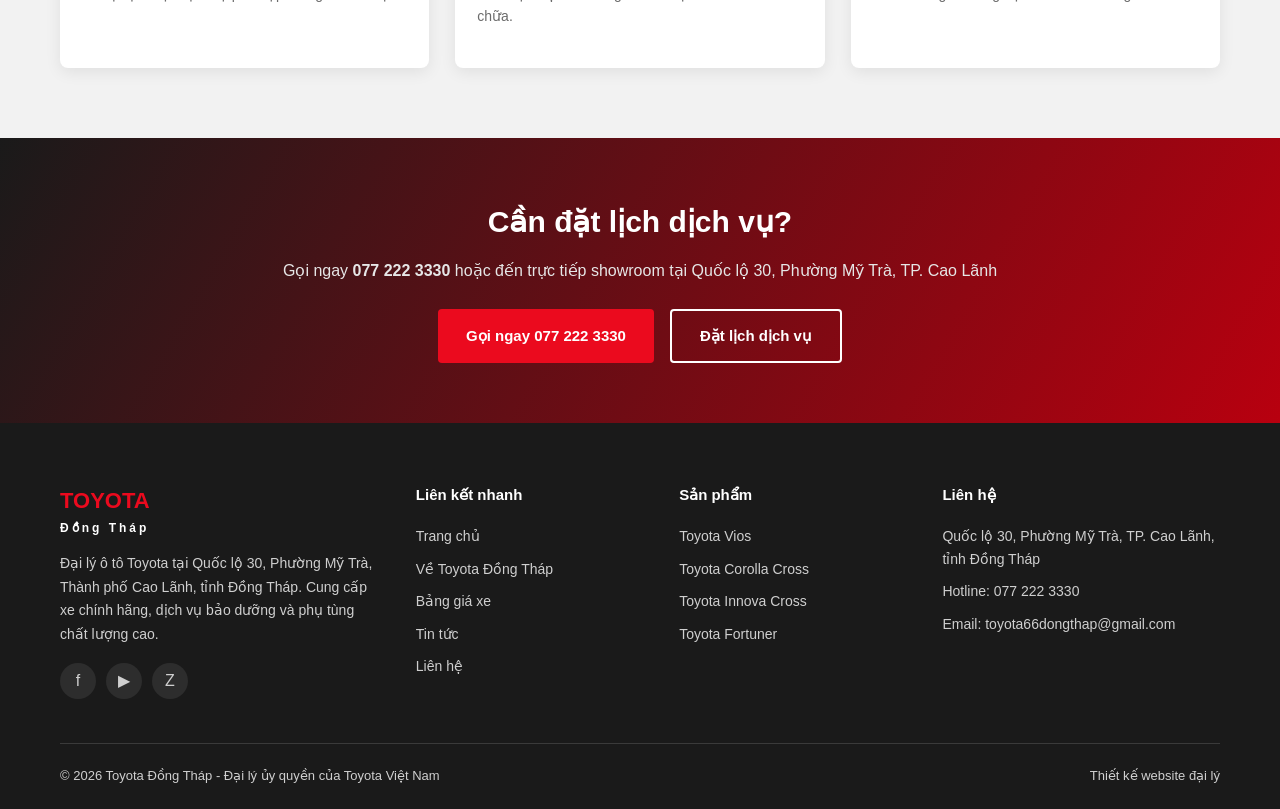
<file: dich-vu.html>
<!DOCTYPE html>
<html lang="vi">
<head>
<meta charset="UTF-8" />
<meta name="viewport" content="width=device-width, initial-scale=1.0" />
<title>Dịch vụ | Toyota Đồng Tháp</title>
<meta name="description" content="Dịch vụ bảo dưỡng, sửa chữa, phụ tùng chính hãng, trả góp và chăm sóc xe tại Toyota Đồng Tháp - Quốc lộ 30, Phường Mỹ Trà, Thành phố Cao Lãnh, tỉnh Đồng Tháp." />
<link rel="stylesheet" href="css/style.css" />
</head>
<body>

<div class="topbar">
  <div class="container">
    <div class="topbar-info">
      <span>📍 Quốc lộ 30, Phường Mỹ Trà, TP. Cao Lãnh, tỉnh Đồng Tháp</span>
      <span>🕐 T2 - T7: 8:00 - 17:00</span>
    </div>
    <div class="topbar-info">
      <span>Hotline: <a href="tel:0772223330">077 222 3330</a></span>
    </div>
  </div>
</div>

<header class="site-header">
  <div class="container">
    <a href="index.html" class="logo">
      <svg width="42" height="42" viewBox="0 0 42 42" fill="none" xmlns="http://www.w3.org/2000/svg">
        <ellipse cx="21" cy="21" rx="20" ry="20" stroke="#eb0a1e" stroke-width="2"/>
        <ellipse cx="21" cy="21" rx="14" ry="8" stroke="#eb0a1e" stroke-width="2"/>
        <ellipse cx="21" cy="21" rx="7" ry="14" stroke="#eb0a1e" stroke-width="2"/>
      </svg>
      <span>
        <span class="logo-text-main" style="display:block;">TOYOTA</span>
        <span class="logo-text-sub" style="display:block;">Đồng Tháp</span>
      </span>
    </a>

    <nav class="main-nav">
      <a href="index.html">Trang chủ</a>
      <a href="xe.html">Sản phẩm</a>
      <a href="tin-tuc.html">Tin tức</a>
      <a href="dich-vu.html" class="active">Dịch vụ</a>
      <a href="lien-he.html">Liên hệ</a>
      <a href="gioi-thieu.html">Về Toyota Đồng Tháp</a>
    </nav>

    <div class="header-actions">
      <a class="header-hotline" href="tel:0772223330">
        <svg width="20" height="20" viewBox="0 0 24 24" fill="none" stroke="currentColor" stroke-width="2" stroke-linecap="round" stroke-linejoin="round"><path d="M22 16.92v3a2 2 0 0 1-2.18 2 19.79 19.79 0 0 1-8.63-3.07 19.5 19.5 0 0 1-6-6 19.79 19.79 0 0 1-3.07-8.67A2 2 0 0 1 4.11 2h3a2 2 0 0 1 2 1.72c.127.96.361 1.903.7 2.81a2 2 0 0 1-.45 2.11L8.09 9.91a16 16 0 0 0 6 6l1.27-1.27a2 2 0 0 1 2.11-.45c.907.339 1.85.573 2.81.7A2 2 0 0 1 22 16.92z"/></svg>
        <span>077 222 3330</span>
      </a>
      <a href="lien-he.html" class="btn btn-primary">Đặt lịch lái thử</a>
      <button class="nav-toggle" aria-label="Mở menu">
        <span></span><span></span><span></span>
      </button>
    </div>
  </div>
</header>

<section class="page-hero">
  <div class="container">
    <div class="breadcrumb"><a href="index.html">Trang chủ</a> / Dịch vụ</div>
    <h1>Dịch vụ tại Toyota Đồng Tháp</h1>
    <p>Chăm sóc xe toàn diện theo tiêu chuẩn chính hãng Toyota — từ bảo dưỡng, sửa chữa đến phụ tùng và tài chính</p>
  </div>
</section>

<section class="why-us">
  <div class="container">
    <div class="section-title">
      <div class="eyebrow">Dịch vụ trọn gói</div>
      <h2>Đồng hành cùng chiếc xe của bạn</h2>
      <p>Xưởng dịch vụ tiêu chuẩn 3S, đội ngũ kỹ thuật viên được đào tạo chính hãng Toyota</p>
    </div>

    <div class="why-grid" style="grid-template-columns:repeat(4, 1fr);">
      <div class="why-card">
        <div class="icon"><svg viewBox="0 0 24 24" fill="none" stroke="#eb0a1e" stroke-width="2"><circle cx="12" cy="12" r="10"/><polyline points="12 6 12 12 16 14"/></svg></div>
        <h3>Bảo dưỡng định kỳ</h3>
        <p>Kiểm tra, thay dầu, bảo dưỡng theo đúng lịch và tiêu chuẩn của Toyota Việt Nam, đảm bảo xe vận hành bền bỉ.</p>
      </div>
      <div class="why-card">
        <div class="icon"><svg viewBox="0 0 24 24" fill="none" stroke="#eb0a1e" stroke-width="2"><path d="M14.7 6.3a1 1 0 0 0 0 1.4l1.6 1.6a1 1 0 0 0 1.4 0l3.77-3.77a6 6 0 0 1-7.94 7.94l-6.91 6.91a2.12 2.12 0 0 1-3-3l6.91-6.91a6 6 0 0 1 7.94-7.94l-3.76 3.76z"/></svg></div>
        <h3>Sửa chữa & đồng sơn</h3>
        <p>Sửa chữa chung, gò hàn, sơn xe bằng thiết bị hiện đại, đảm bảo màu sơn chuẩn xác như nguyên bản.</p>
      </div>
      <div class="why-card">
        <div class="icon"><svg viewBox="0 0 24 24" fill="none" stroke="#eb0a1e" stroke-width="2"><path d="M14 9V5a3 3 0 0 0-3-3l-4 9v11h11.28a2 2 0 0 0 2-1.7l1.38-9a2 2 0 0 0-2-2.3H14z"/><path d="M7 22H4a2 2 0 0 1-2-2v-7a2 2 0 0 1 2-2h3"/></svg></div>
        <h3>Phụ tùng chính hãng</h3>
        <p>Cung cấp phụ tùng, phụ kiện Toyota chính hãng với nguồn gốc rõ ràng, đầy đủ chế độ bảo hành.</p>
      </div>
      <div class="why-card">
        <div class="icon"><svg viewBox="0 0 24 24" fill="none" stroke="#eb0a1e" stroke-width="2"><path d="M12 22s8-4 8-10V5l-8-3-8 3v7c0 6 8 10 8 10z"/></svg></div>
        <h3>Bảo hành xe</h3>
        <p>Thực hiện đầy đủ chính sách bảo hành chính hãng Toyota cho xe mới và các hạng mục sửa chữa.</p>
      </div>
      <div class="why-card">
        <div class="icon"><svg viewBox="0 0 24 24" fill="none" stroke="#eb0a1e" stroke-width="2"><rect x="1" y="4" width="22" height="16" rx="2"/><line x1="1" y1="10" x2="23" y2="10"/></svg></div>
        <h3>Hỗ trợ trả góp</h3>
        <p>Tư vấn tài chính, liên kết đa ngân hàng, thủ tục vay mua xe nhanh gọn, lãi suất ưu đãi.</p>
      </div>
      <div class="why-card">
        <div class="icon"><svg viewBox="0 0 24 24" fill="none" stroke="#eb0a1e" stroke-width="2"><path d="M13 2 3 14h9l-1 8 10-12h-9l1-8z"/></svg></div>
        <h3>Cứu hộ 24/7</h3>
        <p>Hỗ trợ cứu hộ, kéo xe khi gặp sự cố trên đường, phục vụ khách hàng mọi lúc.</p>
      </div>
      <div class="why-card">
        <div class="icon"><svg viewBox="0 0 24 24" fill="none" stroke="#eb0a1e" stroke-width="2"><path d="M20.84 4.61a5.5 5.5 0 0 0-7.78 0L12 5.67l-1.06-1.06a5.5 5.5 0 0 0-7.78 7.78L12 21.23l8.84-8.84a5.5 5.5 0 0 0 0-7.78z"/></svg></div>
        <h3>Chăm sóc xe</h3>
        <p>Rửa xe, đánh bóng, phủ ceramic, vệ sinh khoang nội thất giúp xe luôn như mới.</p>
      </div>
      <div class="why-card">
        <div class="icon"><svg viewBox="0 0 24 24" fill="none" stroke="#eb0a1e" stroke-width="2"><rect x="3" y="4" width="18" height="18" rx="2"/><line x1="16" y1="2" x2="16" y2="6"/><line x1="8" y1="2" x2="8" y2="6"/><line x1="3" y1="10" x2="21" y2="10"/></svg></div>
        <h3>Đăng ký lái thử</h3>
        <p>Trải nghiệm thực tế mọi dòng xe Toyota ngay tại showroom trước khi quyết định mua.</p>
      </div>
    </div>
  </div>
</section>

<section class="promotions">
  <div class="container">
    <div class="section-title">
      <div class="eyebrow">Quy trình</div>
      <h2>Đặt lịch dịch vụ đơn giản</h2>
    </div>
    <div class="promo-grid">
      <div class="promo-card">
        <div class="promo-img"><img src="images/promo/finance.jpg" alt="Liên hệ đặt lịch dịch vụ Toyota" loading="lazy" /></div>
        <div class="promo-body">
          <div class="promo-tag">Bước 1</div>
          <h3>Liên hệ đặt lịch</h3>
          <p>Gọi hotline, nhắn Zalo hoặc điền form trên website để đặt lịch hẹn dịch vụ phù hợp thời gian của bạn.</p>
        </div>
      </div>
      <div class="promo-card">
        <div class="promo-img"><img src="images/promo/service.jpg" alt="Kiểm tra và tư vấn dịch vụ" loading="lazy" /></div>
        <div class="promo-body">
          <div class="promo-tag">Bước 2</div>
          <h3>Kiểm tra & tư vấn</h3>
          <p>Kỹ thuật viên kiểm tra tổng quát, tư vấn hạng mục cần thực hiện và báo giá minh bạch trước khi sửa chữa.</p>
        </div>
      </div>
      <div class="promo-card">
        <div class="promo-img"><img src="images/promo/accessories.jpg" alt="Bàn giao xe sau dịch vụ" loading="lazy" /></div>
        <div class="promo-body">
          <div class="promo-tag">Bước 3</div>
          <h3>Bàn giao xe</h3>
          <p>Xe được kiểm tra chất lượng lần cuối, vệ sinh sạch sẽ và bàn giao đúng hẹn cho khách hàng.</p>
        </div>
      </div>
    </div>
  </div>
</section>

<section class="cta-band">
  <div class="container">
    <h2>Cần đặt lịch dịch vụ?</h2>
    <p>Gọi ngay <strong>077 222 3330</strong> hoặc đến trực tiếp showroom tại Quốc lộ 30, Phường Mỹ Trà, TP. Cao Lãnh</p>
    <div class="cta-actions">
      <a href="tel:0772223330" class="btn btn-primary">Gọi ngay 077 222 3330</a>
      <a href="lien-he.html" class="btn btn-outline">Đặt lịch dịch vụ</a>
    </div>
  </div>
</section>

<footer class="site-footer">
  <div class="container">
    <div class="footer-grid">
      <div class="footer-col">
        <span class="logo-text-main" style="display:block;">TOYOTA</span>
        <span class="logo-text-sub" style="display:block;">Đồng Tháp</span>
        <p>Đại lý ô tô Toyota tại Quốc lộ 30, Phường Mỹ Trà, Thành phố Cao Lãnh, tỉnh Đồng Tháp. Cung cấp xe chính hãng, dịch vụ bảo dưỡng và phụ tùng chất lượng cao.</p>
        <div class="footer-social">
          <a href="#" aria-label="Facebook">f</a>
          <a href="#" aria-label="YouTube">▶</a>
          <a href="#" aria-label="Zalo">Z</a>
        </div>
      </div>
      <div class="footer-col">
        <h4>Liên kết nhanh</h4>
        <ul>
          <li><a href="index.html">Trang chủ</a></li>
          <li><a href="gioi-thieu.html">Về Toyota Đồng Tháp</a></li>
          <li><a href="xe.html">Bảng giá xe</a></li>
          <li><a href="tin-tuc.html">Tin tức</a></li>
          <li><a href="lien-he.html">Liên hệ</a></li>
        </ul>
      </div>
      <div class="footer-col">
        <h4>Sản phẩm</h4>
        <ul>
          <li><a href="xe-chi-tiet.html?xe=vios">Toyota Vios</a></li>
          <li><a href="xe-chi-tiet.html?xe=corolla-cross">Toyota Corolla Cross</a></li>
          <li><a href="xe-chi-tiet.html?xe=innova-cross">Toyota Innova Cross</a></li>
          <li><a href="xe-chi-tiet.html?xe=fortuner">Toyota Fortuner</a></li>
        </ul>
      </div>
      <div class="footer-col">
        <h4>Liên hệ</h4>
        <ul>
          <li>Quốc lộ 30, Phường Mỹ Trà, TP. Cao Lãnh, tỉnh Đồng Tháp</li>
          <li>Hotline: <a href="tel:0772223330">077 222 3330</a></li>
          <li>Email: toyota66dongthap@gmail.com</li>
        </ul>
      </div>
    </div>
    <div class="footer-bottom">
      <span>© <span id="year"></span> Toyota Đồng Tháp - Đại lý ủy quyền của Toyota Việt Nam</span>
      <span>Thiết kế website đại lý</span>
    </div>
  </div>
</footer>

<div class="fab-menu" id="fab-menu">
  <div class="fab-options">
    <a href="lien-he.html#dat-lich" class="fab-option fab-testdrive">
      <span class="fab-icon"><svg viewBox="0 0 24 24" fill="none" stroke="#fff" stroke-width="2"><rect x="3" y="4" width="18" height="18" rx="2"/><line x1="16" y1="2" x2="16" y2="6"/><line x1="8" y1="2" x2="8" y2="6"/><line x1="3" y1="10" x2="21" y2="10"/></svg></span>
      <span class="fab-label">Đăng ký lái thử</span>
    </a>
    <a href="mailto:toyota66dongthap@gmail.com?subject=Yeu%20cau%20bao%20gia%20xe%20Toyota&body=Chao%20Toyota%20Dong%20Thap%2C%20toi%20muon%20duoc%20tu%20van%20bao%20gia%20xe..." class="fab-option fab-mail">
      <span class="fab-icon"><svg viewBox="0 0 24 24" fill="none" stroke="#fff" stroke-width="2"><rect x="2" y="4" width="20" height="16" rx="2"/><polyline points="22,6 12,13 2,6"/></svg></span>
      <span class="fab-label">Yêu cầu báo giá</span>
    </a>
    <a href="https://zalo.me/0772223330" target="_blank" rel="noopener" class="fab-option fab-zalo">
      <span class="fab-icon"><svg viewBox="0 0 24 24" fill="none" stroke="#fff" stroke-width="2"><path d="M21 11.5a8.38 8.38 0 0 1-.9 3.8 8.5 8.5 0 0 1-7.6 4.7 8.38 8.38 0 0 1-3.8-.9L3 21l1.9-5.7a8.38 8.38 0 0 1-.9-3.8 8.5 8.5 0 0 1 4.7-7.6 8.38 8.38 0 0 1 3.8-.9h.5a8.48 8.48 0 0 1 8 8v.5z"/></svg></span>
      <span class="fab-label">Chat Zalo</span>
    </a>
    <a href="tel:0772223330" class="fab-option fab-call">
      <span class="fab-icon"><svg viewBox="0 0 24 24" fill="none" stroke="#fff" stroke-width="2"><path d="M22 16.92v3a2 2 0 0 1-2.18 2 19.79 19.79 0 0 1-8.63-3.07 19.5 19.5 0 0 1-6-6 19.79 19.79 0 0 1-3.07-8.67A2 2 0 0 1 4.11 2h3a2 2 0 0 1 2 1.72c.127.96.361 1.903.7 2.81a2 2 0 0 1-.45 2.11L8.09 9.91a16 16 0 0 0 6 6l1.27-1.27a2 2 0 0 1 2.11-.45c.907.339 1.85.573 2.81.7A2 2 0 0 1 22 16.92z"/></svg></span>
      <span class="fab-label">Gọi ngay</span>
    </a>
  </div>
  <button class="fab-toggle" id="fab-toggle" aria-label="Liên hệ nhanh">
    <svg viewBox="0 0 24 24" fill="none" stroke="#fff" stroke-width="2.4" stroke-linecap="round"><line x1="12" y1="5" x2="12" y2="19"/><line x1="5" y1="12" x2="19" y2="12"/></svg>
  </button>
</div>

<script src="js/main.js"></script>
</body>
</html>
</file>
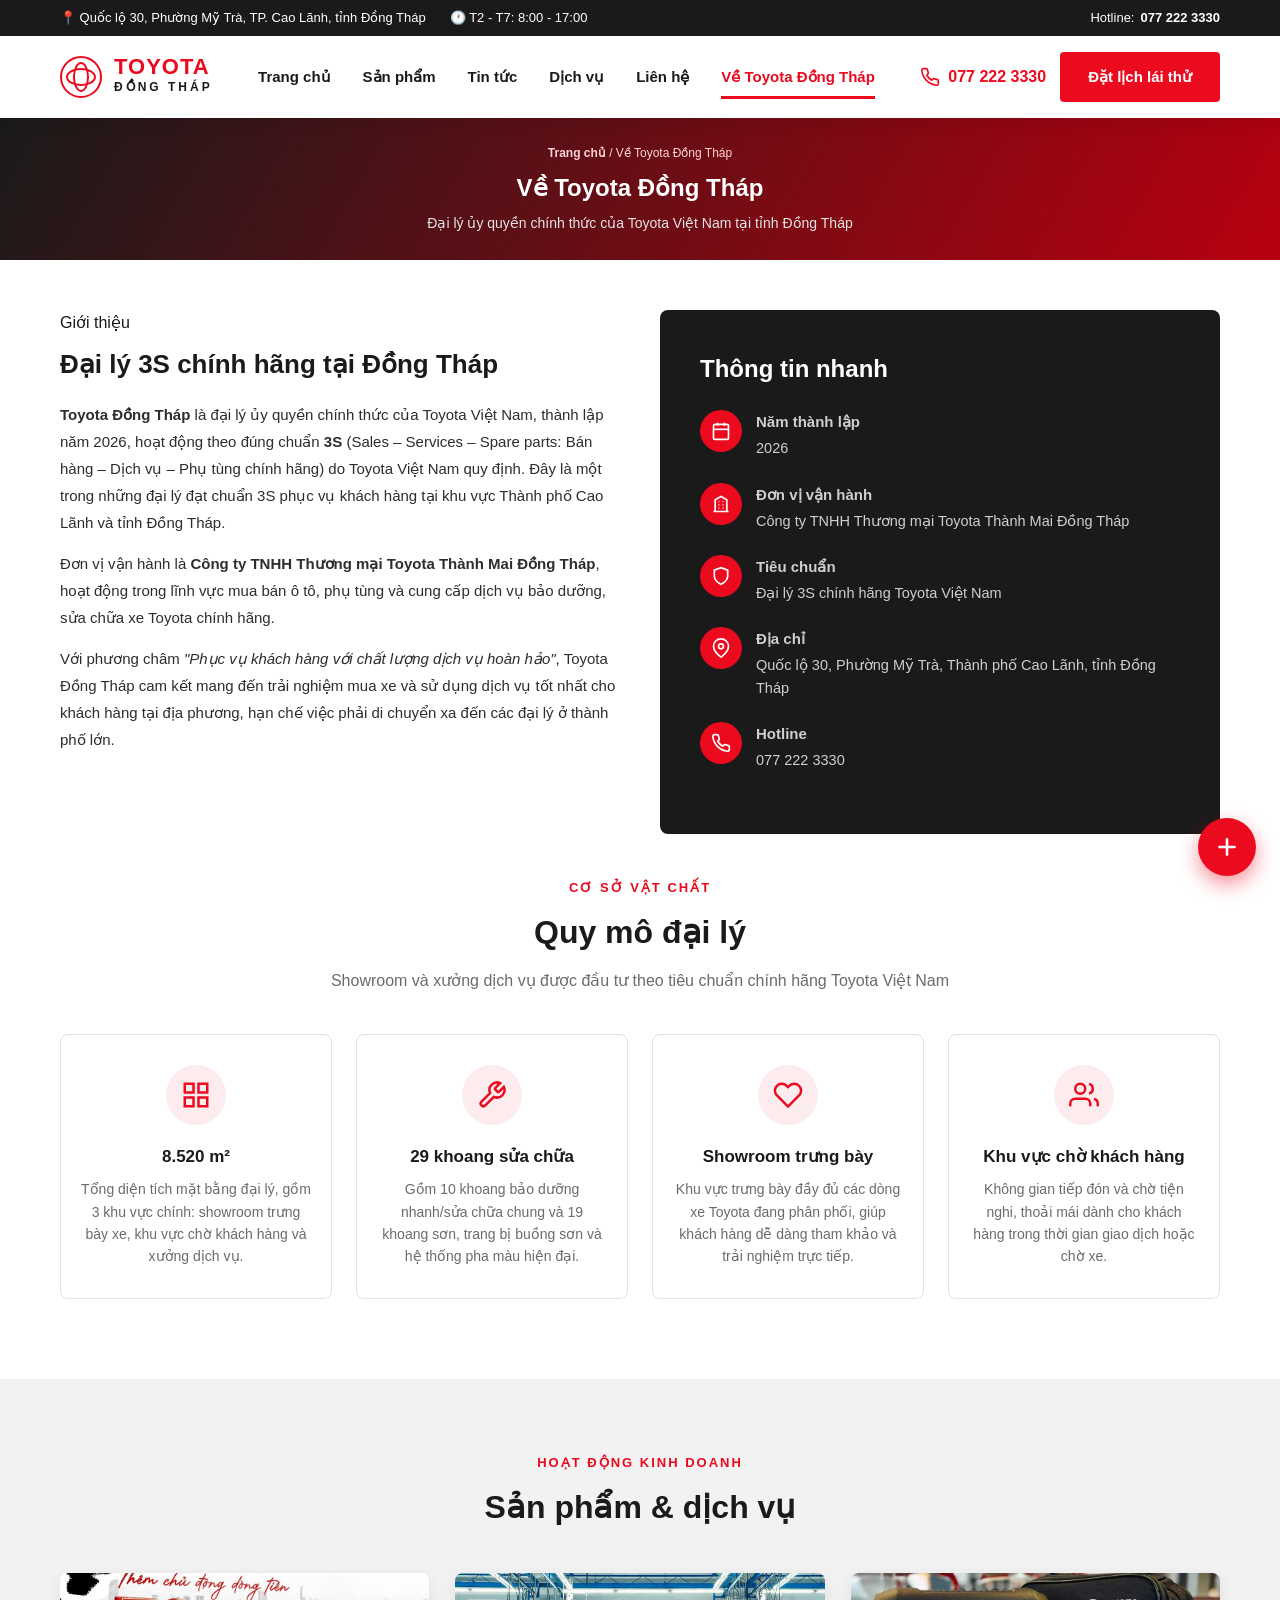
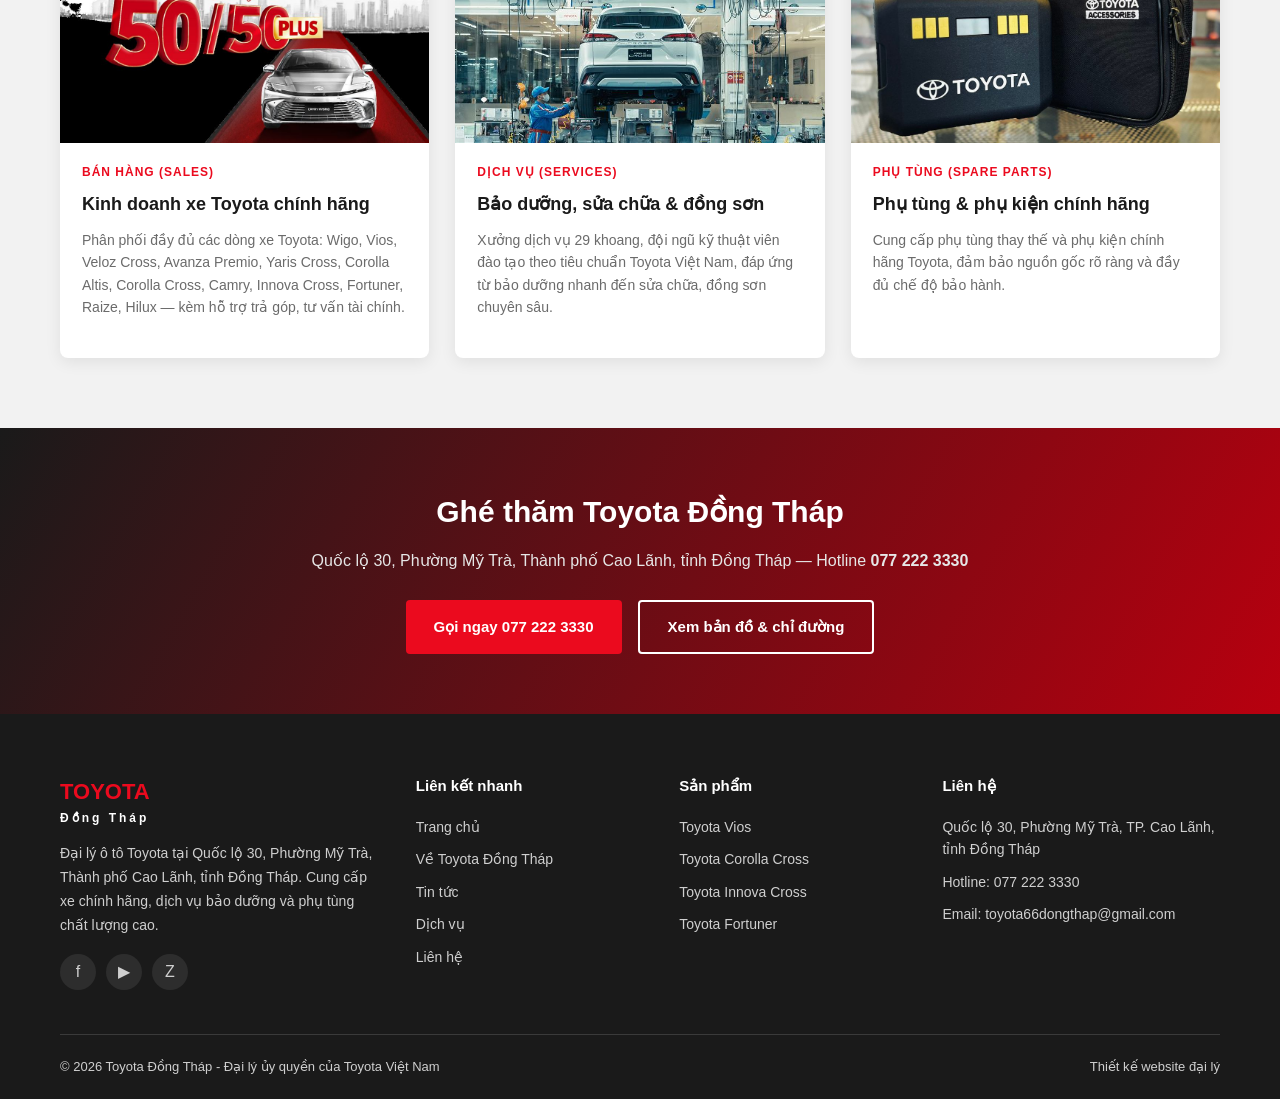
<file: gioi-thieu.html>
<!DOCTYPE html>
<html lang="vi">
<head>
<meta charset="UTF-8" />
<meta name="viewport" content="width=device-width, initial-scale=1.0" />
<title>Về Toyota Đồng Tháp | Toyota Đồng Tháp</title>
<meta name="description" content="Thông tin về Toyota Đồng Tháp - đại lý ủy quyền chính thức của Toyota Việt Nam tại Quốc lộ 30, Phường Mỹ Trà, Thành phố Cao Lãnh, tỉnh Đồng Tháp." />
<link rel="stylesheet" href="css/style.css" />
</head>
<body>

<div class="topbar">
  <div class="container">
    <div class="topbar-info">
      <span>📍 Quốc lộ 30, Phường Mỹ Trà, TP. Cao Lãnh, tỉnh Đồng Tháp</span>
      <span>🕐 T2 - T7: 8:00 - 17:00</span>
    </div>
    <div class="topbar-info">
      <span>Hotline: <a href="tel:0772223330">077 222 3330</a></span>
    </div>
  </div>
</div>

<header class="site-header">
  <div class="container">
    <a href="index.html" class="logo">
      <svg width="42" height="42" viewBox="0 0 42 42" fill="none" xmlns="http://www.w3.org/2000/svg">
        <ellipse cx="21" cy="21" rx="20" ry="20" stroke="#eb0a1e" stroke-width="2"/>
        <ellipse cx="21" cy="21" rx="14" ry="8" stroke="#eb0a1e" stroke-width="2"/>
        <ellipse cx="21" cy="21" rx="7" ry="14" stroke="#eb0a1e" stroke-width="2"/>
      </svg>
      <span>
        <span class="logo-text-main" style="display:block;">TOYOTA</span>
        <span class="logo-text-sub" style="display:block;">Đồng Tháp</span>
      </span>
    </a>

    <nav class="main-nav">
      <a href="index.html">Trang chủ</a>
      <a href="xe.html">Sản phẩm</a>
      <a href="tin-tuc.html">Tin tức</a>
      <a href="dich-vu.html">Dịch vụ</a>
      <a href="lien-he.html">Liên hệ</a>
      <a href="gioi-thieu.html" class="active">Về Toyota Đồng Tháp</a>
    </nav>

    <div class="header-actions">
      <a class="header-hotline" href="tel:0772223330">
        <svg width="20" height="20" viewBox="0 0 24 24" fill="none" stroke="currentColor" stroke-width="2" stroke-linecap="round" stroke-linejoin="round"><path d="M22 16.92v3a2 2 0 0 1-2.18 2 19.79 19.79 0 0 1-8.63-3.07 19.5 19.5 0 0 1-6-6 19.79 19.79 0 0 1-3.07-8.67A2 2 0 0 1 4.11 2h3a2 2 0 0 1 2 1.72c.127.96.361 1.903.7 2.81a2 2 0 0 1-.45 2.11L8.09 9.91a16 16 0 0 0 6 6l1.27-1.27a2 2 0 0 1 2.11-.45c.907.339 1.85.573 2.81.7A2 2 0 0 1 22 16.92z"/></svg>
        <span>077 222 3330</span>
      </a>
      <a href="lien-he.html" class="btn btn-primary">Đặt lịch lái thử</a>
      <button class="nav-toggle" aria-label="Mở menu">
        <span></span><span></span><span></span>
      </button>
    </div>
  </div>
</header>

<section class="page-hero">
  <div class="container">
    <div class="breadcrumb"><a href="index.html">Trang chủ</a> / Về Toyota Đồng Tháp</div>
    <h1>Về Toyota Đồng Tháp</h1>
    <p>Đại lý ủy quyền chính thức của Toyota Việt Nam tại tỉnh Đồng Tháp</p>
  </div>
</section>

<!-- Tổng quan -->
<section style="padding:50px 0 20px;">
  <div class="container">
    <div class="contact-grid" style="align-items:start;">
      <div>
        <div class="eyebrow">Giới thiệu</div>
        <h2 style="font-size:26px; margin:8px 0 16px;">Đại lý 3S chính hãng tại Đồng Tháp</h2>
        <p style="color:var(--dark-gray); line-height:1.8; font-size:15px; margin-bottom:14px;">
          <strong>Toyota Đồng Tháp</strong> là đại lý ủy quyền chính thức của Toyota Việt Nam, thành lập năm 2026,
          hoạt động theo đúng chuẩn <strong>3S</strong> (Sales – Services – Spare parts: Bán hàng – Dịch vụ – Phụ tùng chính hãng)
          do Toyota Việt Nam quy định. Đây là một trong những đại lý đạt chuẩn 3S phục vụ khách hàng tại khu vực
          Thành phố Cao Lãnh và tỉnh Đồng Tháp.
        </p>
        <p style="color:var(--dark-gray); line-height:1.8; font-size:15px; margin-bottom:14px;">
          Đơn vị vận hành là <strong>Công ty TNHH Thương mại Toyota Thành Mai Đồng Tháp</strong>, hoạt động trong lĩnh vực
          mua bán ô tô, phụ tùng và cung cấp dịch vụ bảo dưỡng, sửa chữa xe Toyota chính hãng.
        </p>
        <p style="color:var(--dark-gray); line-height:1.8; font-size:15px;">
          Với phương châm <em>"Phục vụ khách hàng với chất lượng dịch vụ hoàn hảo"</em>, Toyota Đồng Tháp cam kết mang đến
          trải nghiệm mua xe và sử dụng dịch vụ tốt nhất cho khách hàng tại địa phương, hạn chế việc phải di chuyển xa
          đến các đại lý ở thành phố lớn.
        </p>
      </div>

      <div class="contact-info-card">
        <h3>Thông tin nhanh</h3>
        <div class="contact-line">
          <span class="icon"><svg viewBox="0 0 24 24" fill="none" stroke="#fff" stroke-width="2"><rect x="3" y="4" width="18" height="18" rx="2"/><line x1="16" y1="2" x2="16" y2="6"/><line x1="8" y1="2" x2="8" y2="6"/><line x1="3" y1="10" x2="21" y2="10"/></svg></span>
          <span><strong>Năm thành lập</strong><span>2026</span></span>
        </div>
        <div class="contact-line">
          <span class="icon"><svg viewBox="0 0 24 24" fill="none" stroke="#fff" stroke-width="2"><path d="M3 21h18M5 21V7l7-4 7 4v14M9 9h1m4 0h1m-6 4h1m4 0h1m-6 4h1m4 0h1"/></svg></span>
          <span><strong>Đơn vị vận hành</strong><span>Công ty TNHH Thương mại Toyota Thành Mai Đồng Tháp</span></span>
        </div>
        <div class="contact-line">
          <span class="icon"><svg viewBox="0 0 24 24" fill="none" stroke="#fff" stroke-width="2"><path d="M12 22s8-4 8-10V5l-8-3-8 3v7c0 6 8 10 8 10z"/></svg></span>
          <span><strong>Tiêu chuẩn</strong><span>Đại lý 3S chính hãng Toyota Việt Nam</span></span>
        </div>
        <div class="contact-line">
          <span class="icon"><svg viewBox="0 0 24 24" fill="none" stroke="#fff" stroke-width="2"><path d="M21 10c0 7-9 13-9 13s-9-6-9-13a9 9 0 0 1 18 0z"/><circle cx="12" cy="10" r="3"/></svg></span>
          <span><strong>Địa chỉ</strong><span>Quốc lộ 30, Phường Mỹ Trà, Thành phố Cao Lãnh, tỉnh Đồng Tháp</span></span>
        </div>
        <div class="contact-line">
          <span class="icon"><svg viewBox="0 0 24 24" fill="none" stroke="#fff" stroke-width="2"><path d="M22 16.92v3a2 2 0 0 1-2.18 2 19.79 19.79 0 0 1-8.63-3.07 19.5 19.5 0 0 1-6-6 19.79 19.79 0 0 1-3.07-8.67A2 2 0 0 1 4.11 2h3a2 2 0 0 1 2 1.72c.127.96.361 1.903.7 2.81a2 2 0 0 1-.45 2.11L8.09 9.91a16 16 0 0 0 6 6l1.27-1.27a2 2 0 0 1 2.11-.45c.907.339 1.85.573 2.81.7A2 2 0 0 1 22 16.92z"/></svg></span>
          <span><strong>Hotline</strong><a href="tel:0772223330">077 222 3330</a></span>
        </div>
      </div>
    </div>
  </div>
</section>

<!-- Quy mô -->
<section class="why-us" style="padding-top:20px;">
  <div class="container">
    <div class="section-title">
      <div class="eyebrow">Cơ sở vật chất</div>
      <h2>Quy mô đại lý</h2>
      <p>Showroom và xưởng dịch vụ được đầu tư theo tiêu chuẩn chính hãng Toyota Việt Nam</p>
    </div>

    <div class="why-grid">
      <div class="why-card">
        <div class="icon"><svg viewBox="0 0 24 24" fill="none" stroke="#eb0a1e" stroke-width="2"><rect x="3" y="3" width="7" height="7"/><rect x="14" y="3" width="7" height="7"/><rect x="14" y="14" width="7" height="7"/><rect x="3" y="14" width="7" height="7"/></svg></div>
        <h3>8.520 m²</h3>
        <p>Tổng diện tích mặt bằng đại lý, gồm 3 khu vực chính: showroom trưng bày xe, khu vực chờ khách hàng và xưởng dịch vụ.</p>
      </div>
      <div class="why-card">
        <div class="icon"><svg viewBox="0 0 24 24" fill="none" stroke="#eb0a1e" stroke-width="2"><path d="M14.7 6.3a1 1 0 0 0 0 1.4l1.6 1.6a1 1 0 0 0 1.4 0l3.77-3.77a6 6 0 0 1-7.94 7.94l-6.91 6.91a2.12 2.12 0 0 1-3-3l6.91-6.91a6 6 0 0 1 7.94-7.94l-3.76 3.76z"/></svg></div>
        <h3>29 khoang sửa chữa</h3>
        <p>Gồm 10 khoang bảo dưỡng nhanh/sửa chữa chung và 19 khoang sơn, trang bị buồng sơn và hệ thống pha màu hiện đại.</p>
      </div>
      <div class="why-card">
        <div class="icon"><svg viewBox="0 0 24 24" fill="none" stroke="#eb0a1e" stroke-width="2"><path d="M20.84 4.61a5.5 5.5 0 0 0-7.78 0L12 5.67l-1.06-1.06a5.5 5.5 0 0 0-7.78 7.78L12 21.23l8.84-8.84a5.5 5.5 0 0 0 0-7.78z"/></svg></div>
        <h3>Showroom trưng bày</h3>
        <p>Khu vực trưng bày đầy đủ các dòng xe Toyota đang phân phối, giúp khách hàng dễ dàng tham khảo và trải nghiệm trực tiếp.</p>
      </div>
      <div class="why-card">
        <div class="icon"><svg viewBox="0 0 24 24" fill="none" stroke="#eb0a1e" stroke-width="2"><path d="M17 21v-2a4 4 0 0 0-4-4H5a4 4 0 0 0-4 4v2"/><circle cx="9" cy="7" r="4"/><path d="M23 21v-2a4 4 0 0 0-3-3.87"/><path d="M16 3.13a4 4 0 0 1 0 7.75"/></svg></div>
        <h3>Khu vực chờ khách hàng</h3>
        <p>Không gian tiếp đón và chờ tiện nghi, thoải mái dành cho khách hàng trong thời gian giao dịch hoặc chờ xe.</p>
      </div>
    </div>
  </div>
</section>

<!-- Sản phẩm & dịch vụ -->
<section class="promotions">
  <div class="container">
    <div class="section-title">
      <div class="eyebrow">Hoạt động kinh doanh</div>
      <h2>Sản phẩm & dịch vụ</h2>
    </div>

    <div class="promo-grid">
      <div class="promo-card">
        <div class="promo-img"><img src="images/promo/finance.jpg" alt="Bán xe và hỗ trợ trả góp Toyota Đồng Tháp" loading="lazy" /></div>
        <div class="promo-body">
          <div class="promo-tag">Bán hàng (Sales)</div>
          <h3>Kinh doanh xe Toyota chính hãng</h3>
          <p>Phân phối đầy đủ các dòng xe Toyota: Wigo, Vios, Veloz Cross, Avanza Premio, Yaris Cross, Corolla Altis, Corolla Cross, Camry, Innova Cross, Fortuner, Raize, Hilux — kèm hỗ trợ trả góp, tư vấn tài chính.</p>
        </div>
      </div>
      <div class="promo-card">
        <div class="promo-img"><img src="images/promo/service.jpg" alt="Dịch vụ bảo dưỡng sửa chữa Toyota Đồng Tháp" loading="lazy" /></div>
        <div class="promo-body">
          <div class="promo-tag">Dịch vụ (Services)</div>
          <h3>Bảo dưỡng, sửa chữa & đồng sơn</h3>
          <p>Xưởng dịch vụ 29 khoang, đội ngũ kỹ thuật viên đào tạo theo tiêu chuẩn Toyota Việt Nam, đáp ứng từ bảo dưỡng nhanh đến sửa chữa, đồng sơn chuyên sâu.</p>
        </div>
      </div>
      <div class="promo-card">
        <div class="promo-img"><img src="images/promo/accessories.jpg" alt="Phụ tùng phụ kiện chính hãng Toyota Đồng Tháp" loading="lazy" /></div>
        <div class="promo-body">
          <div class="promo-tag">Phụ tùng (Spare parts)</div>
          <h3>Phụ tùng & phụ kiện chính hãng</h3>
          <p>Cung cấp phụ tùng thay thế và phụ kiện chính hãng Toyota, đảm bảo nguồn gốc rõ ràng và đầy đủ chế độ bảo hành.</p>
        </div>
      </div>
    </div>
  </div>
</section>

<section class="cta-band">
  <div class="container">
    <h2>Ghé thăm Toyota Đồng Tháp</h2>
    <p>Quốc lộ 30, Phường Mỹ Trà, Thành phố Cao Lãnh, tỉnh Đồng Tháp — Hotline <strong>077 222 3330</strong></p>
    <div class="cta-actions">
      <a href="tel:0772223330" class="btn btn-primary">Gọi ngay 077 222 3330</a>
      <a href="lien-he.html" class="btn btn-outline">Xem bản đồ & chỉ đường</a>
    </div>
  </div>
</section>

<footer class="site-footer">
  <div class="container">
    <div class="footer-grid">
      <div class="footer-col">
        <span class="logo-text-main" style="display:block;">TOYOTA</span>
        <span class="logo-text-sub" style="display:block;">Đồng Tháp</span>
        <p>Đại lý ô tô Toyota tại Quốc lộ 30, Phường Mỹ Trà, Thành phố Cao Lãnh, tỉnh Đồng Tháp. Cung cấp xe chính hãng, dịch vụ bảo dưỡng và phụ tùng chất lượng cao.</p>
        <div class="footer-social">
          <a href="#" aria-label="Facebook">f</a>
          <a href="#" aria-label="YouTube">▶</a>
          <a href="#" aria-label="Zalo">Z</a>
        </div>
      </div>
      <div class="footer-col">
        <h4>Liên kết nhanh</h4>
        <ul>
          <li><a href="index.html">Trang chủ</a></li>
          <li><a href="gioi-thieu.html">Về Toyota Đồng Tháp</a></li>
          <li><a href="tin-tuc.html">Tin tức</a></li>
          <li><a href="dich-vu.html">Dịch vụ</a></li>
          <li><a href="lien-he.html">Liên hệ</a></li>
        </ul>
      </div>
      <div class="footer-col">
        <h4>Sản phẩm</h4>
        <ul>
          <li><a href="xe-chi-tiet.html?xe=vios">Toyota Vios</a></li>
          <li><a href="xe-chi-tiet.html?xe=corolla-cross">Toyota Corolla Cross</a></li>
          <li><a href="xe-chi-tiet.html?xe=innova-cross">Toyota Innova Cross</a></li>
          <li><a href="xe-chi-tiet.html?xe=fortuner">Toyota Fortuner</a></li>
        </ul>
      </div>
      <div class="footer-col">
        <h4>Liên hệ</h4>
        <ul>
          <li>Quốc lộ 30, Phường Mỹ Trà, TP. Cao Lãnh, tỉnh Đồng Tháp</li>
          <li>Hotline: <a href="tel:0772223330">077 222 3330</a></li>
          <li>Email: toyota66dongthap@gmail.com</li>
        </ul>
      </div>
    </div>
    <div class="footer-bottom">
      <span>© <span id="year"></span> Toyota Đồng Tháp - Đại lý ủy quyền của Toyota Việt Nam</span>
      <span>Thiết kế website đại lý</span>
    </div>
  </div>
</footer>

<div class="fab-menu" id="fab-menu">
  <div class="fab-options">
    <a href="lien-he.html#dat-lich" class="fab-option fab-testdrive">
      <span class="fab-icon"><svg viewBox="0 0 24 24" fill="none" stroke="#fff" stroke-width="2"><rect x="3" y="4" width="18" height="18" rx="2"/><line x1="16" y1="2" x2="16" y2="6"/><line x1="8" y1="2" x2="8" y2="6"/><line x1="3" y1="10" x2="21" y2="10"/></svg></span>
      <span class="fab-label">Đăng ký lái thử</span>
    </a>
    <a href="mailto:toyota66dongthap@gmail.com?subject=Yeu%20cau%20bao%20gia%20xe%20Toyota&body=Chao%20Toyota%20Dong%20Thap%2C%20toi%20muon%20duoc%20tu%20van%20bao%20gia%20xe..." class="fab-option fab-mail">
      <span class="fab-icon"><svg viewBox="0 0 24 24" fill="none" stroke="#fff" stroke-width="2"><rect x="2" y="4" width="20" height="16" rx="2"/><polyline points="22,6 12,13 2,6"/></svg></span>
      <span class="fab-label">Yêu cầu báo giá</span>
    </a>
    <a href="https://zalo.me/0772223330" target="_blank" rel="noopener" class="fab-option fab-zalo">
      <span class="fab-icon"><svg viewBox="0 0 24 24" fill="none" stroke="#fff" stroke-width="2"><path d="M21 11.5a8.38 8.38 0 0 1-.9 3.8 8.5 8.5 0 0 1-7.6 4.7 8.38 8.38 0 0 1-3.8-.9L3 21l1.9-5.7a8.38 8.38 0 0 1-.9-3.8 8.5 8.5 0 0 1 4.7-7.6 8.38 8.38 0 0 1 3.8-.9h.5a8.48 8.48 0 0 1 8 8v.5z"/></svg></span>
      <span class="fab-label">Chat Zalo</span>
    </a>
    <a href="tel:0772223330" class="fab-option fab-call">
      <span class="fab-icon"><svg viewBox="0 0 24 24" fill="none" stroke="#fff" stroke-width="2"><path d="M22 16.92v3a2 2 0 0 1-2.18 2 19.79 19.79 0 0 1-8.63-3.07 19.5 19.5 0 0 1-6-6 19.79 19.79 0 0 1-3.07-8.67A2 2 0 0 1 4.11 2h3a2 2 0 0 1 2 1.72c.127.96.361 1.903.7 2.81a2 2 0 0 1-.45 2.11L8.09 9.91a16 16 0 0 0 6 6l1.27-1.27a2 2 0 0 1 2.11-.45c.907.339 1.85.573 2.81.7A2 2 0 0 1 22 16.92z"/></svg></span>
      <span class="fab-label">Gọi ngay</span>
    </a>
  </div>
  <button class="fab-toggle" id="fab-toggle" aria-label="Liên hệ nhanh">
    <svg viewBox="0 0 24 24" fill="none" stroke="#fff" stroke-width="2.4" stroke-linecap="round"><line x1="12" y1="5" x2="12" y2="19"/><line x1="5" y1="12" x2="19" y2="12"/></svg>
  </button>
</div>

<script src="js/main.js"></script>
</body>
</html>
</file>
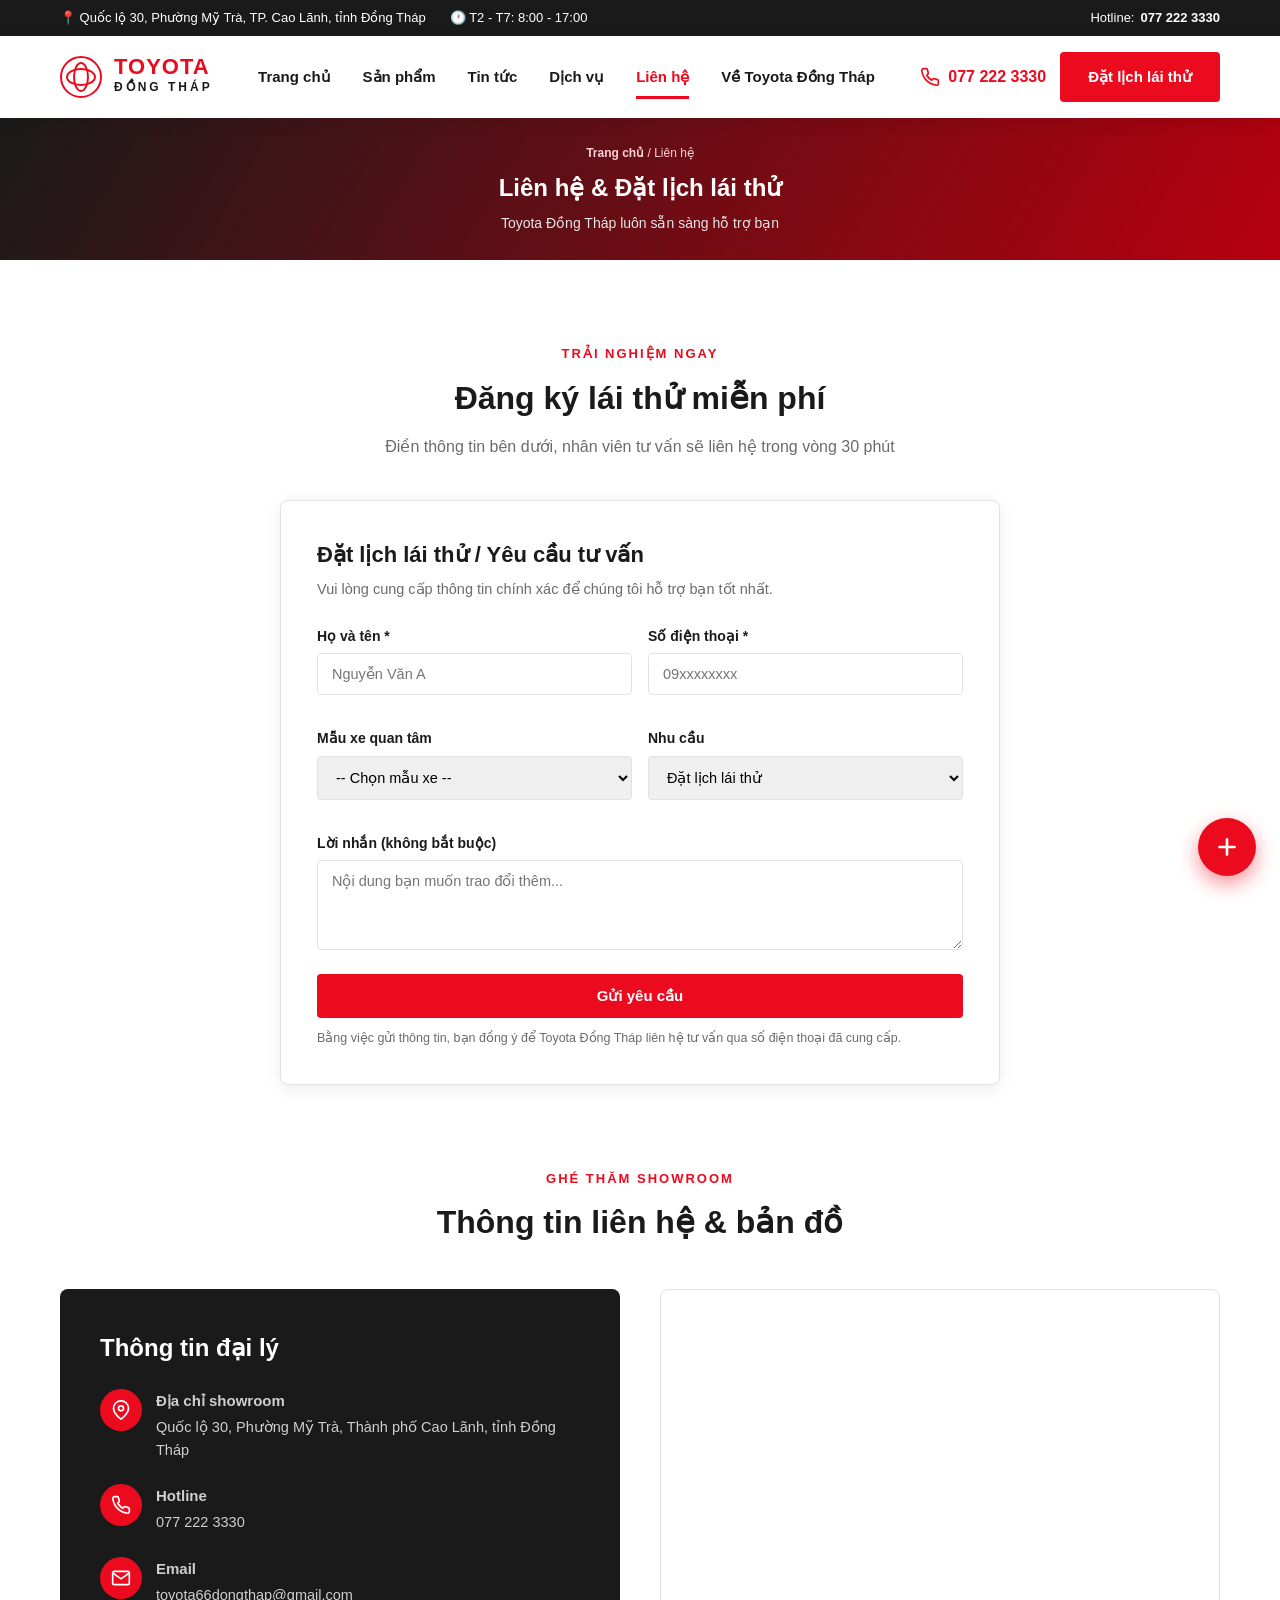
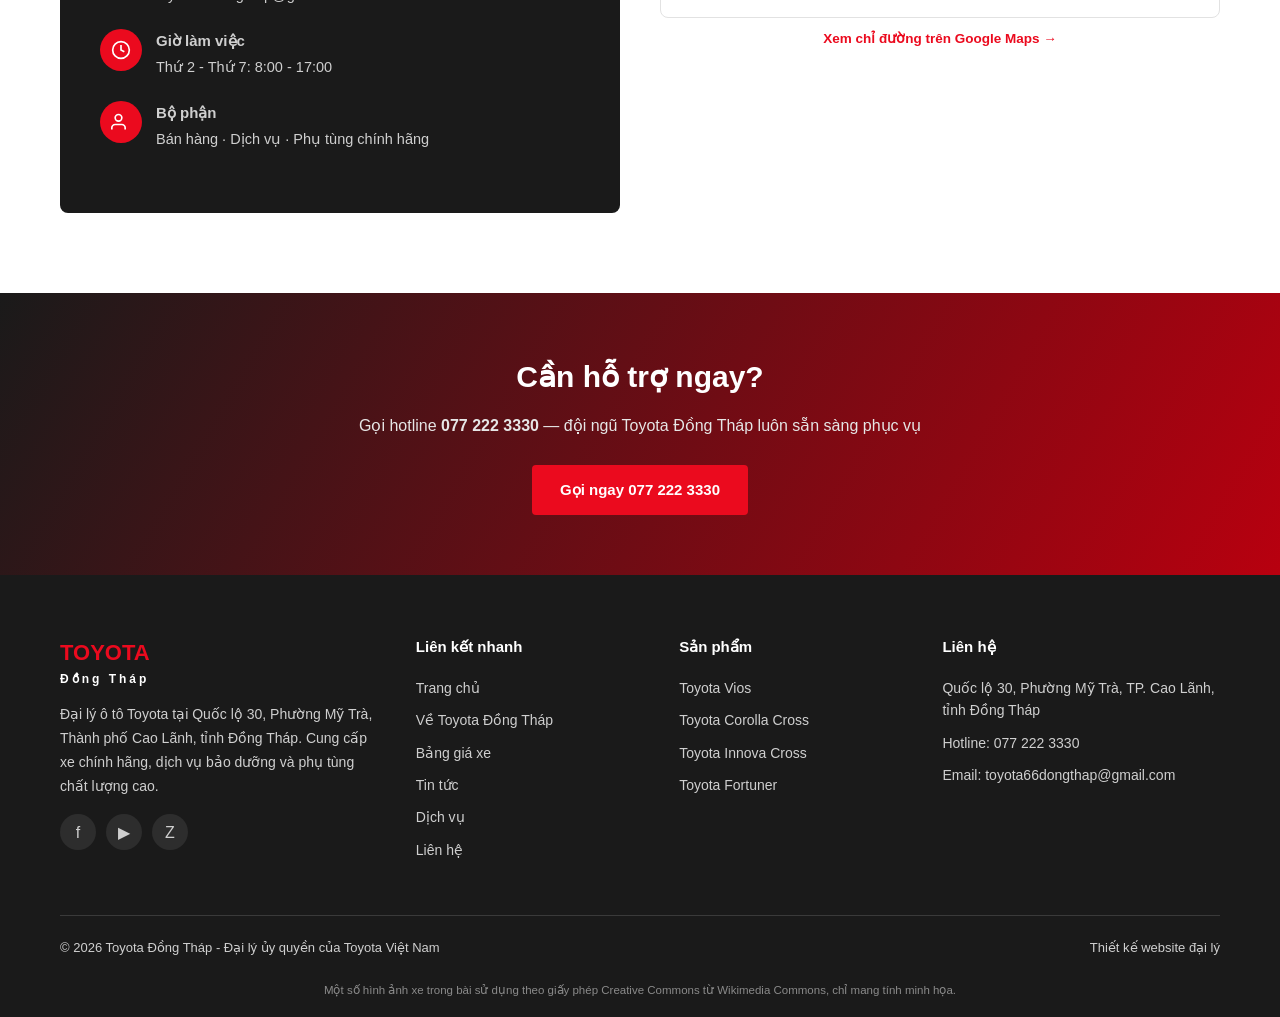
<file: lien-he.html>
<!DOCTYPE html>
<html lang="vi">
<head>
<meta charset="UTF-8" />
<meta name="viewport" content="width=device-width, initial-scale=1.0" />
<title>Liên hệ & Đặt lịch lái thử | Toyota Đồng Tháp</title>
<meta name="description" content="Liên hệ Toyota Đồng Tháp tại Quốc lộ 30, Phường Mỹ Trà, Thành phố Cao Lãnh, tỉnh Đồng Tháp. Hotline 077 222 3330. Đặt lịch lái thử miễn phí." />
<link rel="stylesheet" href="css/style.css" />
</head>
<body>

<div class="topbar">
  <div class="container">
    <div class="topbar-info">
      <span>📍 Quốc lộ 30, Phường Mỹ Trà, TP. Cao Lãnh, tỉnh Đồng Tháp</span>
      <span>🕐 T2 - T7: 8:00 - 17:00</span>
    </div>
    <div class="topbar-info">
      <span>Hotline: <a href="tel:0772223330">077 222 3330</a></span>
    </div>
  </div>
</div>

<header class="site-header">
  <div class="container">
    <a href="index.html" class="logo">
      <svg width="42" height="42" viewBox="0 0 42 42" fill="none" xmlns="http://www.w3.org/2000/svg">
        <ellipse cx="21" cy="21" rx="20" ry="20" stroke="#eb0a1e" stroke-width="2"/>
        <ellipse cx="21" cy="21" rx="14" ry="8" stroke="#eb0a1e" stroke-width="2"/>
        <ellipse cx="21" cy="21" rx="7" ry="14" stroke="#eb0a1e" stroke-width="2"/>
      </svg>
      <span>
        <span class="logo-text-main" style="display:block;">TOYOTA</span>
        <span class="logo-text-sub" style="display:block;">Đồng Tháp</span>
      </span>
    </a>

    <nav class="main-nav">
      <a href="index.html">Trang chủ</a>
      <a href="xe.html">Sản phẩm</a>
      <a href="tin-tuc.html">Tin tức</a>
      <a href="dich-vu.html">Dịch vụ</a>
      <a href="lien-he.html" class="active">Liên hệ</a>
      <a href="gioi-thieu.html">Về Toyota Đồng Tháp</a>
    </nav>

    <div class="header-actions">
      <a class="header-hotline" href="tel:0772223330">
        <svg width="20" height="20" viewBox="0 0 24 24" fill="none" stroke="currentColor" stroke-width="2" stroke-linecap="round" stroke-linejoin="round"><path d="M22 16.92v3a2 2 0 0 1-2.18 2 19.79 19.79 0 0 1-8.63-3.07 19.5 19.5 0 0 1-6-6 19.79 19.79 0 0 1-3.07-8.67A2 2 0 0 1 4.11 2h3a2 2 0 0 1 2 1.72c.127.96.361 1.903.7 2.81a2 2 0 0 1-.45 2.11L8.09 9.91a16 16 0 0 0 6 6l1.27-1.27a2 2 0 0 1 2.11-.45c.907.339 1.85.573 2.81.7A2 2 0 0 1 22 16.92z"/></svg>
        <span>077 222 3330</span>
      </a>
      <a href="#dat-lich" class="btn btn-primary">Đặt lịch lái thử</a>
      <button class="nav-toggle" aria-label="Mở menu">
        <span></span><span></span><span></span>
      </button>
    </div>
  </div>
</header>

<section class="page-hero">
  <div class="container">
    <div class="breadcrumb"><a href="index.html">Trang chủ</a> / Liên hệ</div>
    <h1>Liên hệ & Đặt lịch lái thử</h1>
    <p>Toyota Đồng Tháp luôn sẵn sàng hỗ trợ bạn</p>
  </div>
</section>

<section class="contact-block" id="dat-lich">
  <div class="container">
    <div class="section-title">
      <div class="eyebrow">Trải nghiệm ngay</div>
      <h2>Đăng ký lái thử miễn phí</h2>
      <p>Điền thông tin bên dưới, nhân viên tư vấn sẽ liên hệ trong vòng 30 phút</p>
    </div>

    <div class="form-card" style="max-width:720px; margin:0 auto;">
      <h3>Đặt lịch lái thử / Yêu cầu tư vấn</h3>
      <p>Vui lòng cung cấp thông tin chính xác để chúng tôi hỗ trợ bạn tốt nhất.</p>

      <form id="contact-form" novalidate>
        <div class="form-row">
          <div class="form-group">
            <label for="name">Họ và tên *</label>
            <input type="text" id="name" name="name" required placeholder="Nguyễn Văn A" />
          </div>
          <div class="form-group">
            <label for="phone">Số điện thoại *</label>
            <input type="tel" id="phone" name="phone" required pattern="[0-9]{9,11}" placeholder="09xxxxxxxx" />
          </div>
        </div>

        <div class="form-row">
          <div class="form-group">
            <label for="model">Mẫu xe quan tâm</label>
            <select id="model" name="model">
              <option value="">-- Chọn mẫu xe --</option>
              <option>Toyota Wigo</option>
              <option>Toyota Vios</option>
              <option>Toyota Veloz Cross</option>
              <option>Toyota Avanza Premio</option>
              <option>Toyota Yaris Cross</option>
              <option>Toyota Corolla Altis</option>
              <option>Toyota Corolla Cross</option>
              <option>Toyota Camry</option>
              <option>Toyota Innova Cross</option>
              <option>Toyota Fortuner</option>
              <option>Toyota Raize</option>
              <option>Toyota Hilux</option>
              <option>Toyota Land Cruiser</option>
              <option>Toyota Alphard</option>
            </select>
          </div>
          <div class="form-group">
            <label for="service">Nhu cầu</label>
            <select id="service" name="service">
              <option value="dat-lich-lai-thu">Đặt lịch lái thử</option>
              <option value="tu-van-gia">Tư vấn giá & khuyến mãi</option>
              <option value="tra-gop">Tư vấn trả góp</option>
              <option value="bao-duong">Đặt lịch bảo dưỡng</option>
            </select>
          </div>
        </div>

        <div class="form-group">
          <label for="message">Lời nhắn (không bắt buộc)</label>
          <textarea id="message" name="message" rows="4" placeholder="Nội dung bạn muốn trao đổi thêm..."></textarea>
        </div>

        <button type="submit" class="btn btn-primary" style="width:100%;">Gửi yêu cầu</button>
        <p class="form-note">Bằng việc gửi thông tin, bạn đồng ý để Toyota Đồng Tháp liên hệ tư vấn qua số điện thoại đã cung cấp.</p>

        <div class="form-success" id="form-success">
          ✓ Cảm ơn bạn! Yêu cầu đã được ghi nhận, nhân viên Toyota Đồng Tháp sẽ liên hệ với bạn sớm nhất.
        </div>
        <div class="form-error" id="form-error">
          ✗ Gửi yêu cầu không thành công. Vui lòng thử lại hoặc gọi trực tiếp hotline 077 222 3330.
        </div>
      </form>
    </div>
  </div>
</section>

<section class="contact-block" id="map" style="padding-top:0;">
  <div class="container">
    <div class="section-title">
      <div class="eyebrow">Ghé thăm showroom</div>
      <h2>Thông tin liên hệ & bản đồ</h2>
    </div>
    <div class="contact-grid">
      <div class="contact-info-card">
        <h3>Thông tin đại lý</h3>
        <div class="contact-line">
          <span class="icon"><svg viewBox="0 0 24 24" fill="none" stroke="#fff" stroke-width="2"><path d="M21 10c0 7-9 13-9 13s-9-6-9-13a9 9 0 0 1 18 0z"/><circle cx="12" cy="10" r="3"/></svg></span>
          <span><strong>Địa chỉ showroom</strong><span>Quốc lộ 30, Phường Mỹ Trà, Thành phố Cao Lãnh, tỉnh Đồng Tháp</span></span>
        </div>
        <div class="contact-line">
          <span class="icon"><svg viewBox="0 0 24 24" fill="none" stroke="#fff" stroke-width="2"><path d="M22 16.92v3a2 2 0 0 1-2.18 2 19.79 19.79 0 0 1-8.63-3.07 19.5 19.5 0 0 1-6-6 19.79 19.79 0 0 1-3.07-8.67A2 2 0 0 1 4.11 2h3a2 2 0 0 1 2 1.72c.127.96.361 1.903.7 2.81a2 2 0 0 1-.45 2.11L8.09 9.91a16 16 0 0 0 6 6l1.27-1.27a2 2 0 0 1 2.11-.45c.907.339 1.85.573 2.81.7A2 2 0 0 1 22 16.92z"/></svg></span>
          <span><strong>Hotline</strong><a href="tel:0772223330">077 222 3330</a></span>
        </div>
        <div class="contact-line">
          <span class="icon"><svg viewBox="0 0 24 24" fill="none" stroke="#fff" stroke-width="2"><rect x="2" y="4" width="20" height="16" rx="2"/><polyline points="22,6 12,13 2,6"/></svg></span>
          <span><strong>Email</strong><a href="mailto:toyota66dongthap@gmail.com">toyota66dongthap@gmail.com</a></span>
        </div>
        <div class="contact-line">
          <span class="icon"><svg viewBox="0 0 24 24" fill="none" stroke="#fff" stroke-width="2"><circle cx="12" cy="12" r="10"/><polyline points="12 6 12 12 16 14"/></svg></span>
          <span><strong>Giờ làm việc</strong><span>Thứ 2 - Thứ 7: 8:00 - 17:00</span></span>
        </div>
        <div class="contact-line">
          <span class="icon"><svg viewBox="0 0 24 24" fill="none" stroke="#fff" stroke-width="2"><path d="M17 21v-2a4 4 0 0 0-4-4H5a4 4 0 0 0-4 4v2"/><circle cx="9" cy="7" r="4"/></svg></span>
          <span><strong>Bộ phận</strong><span>Bán hàng · Dịch vụ · Phụ tùng chính hãng</span></span>
        </div>
      </div>

      <div>
        <div class="map-embed">
          <iframe
            src="https://www.openstreetmap.org/export/embed.html?bbox=105.6494%2C10.4474%2C105.6654%2C10.4594&layer=mapnik&marker=10.453434%2C105.6574551"
            loading="lazy"
            title="Bản đồ Toyota Đồng Tháp - Quốc lộ 30, Thành phố Cao Lãnh"
          ></iframe>
        </div>
        <p style="text-align:center; margin-top:10px; font-size:13.5px;">
          <a href="https://www.google.com/maps/place/Toyota+%C4%90%E1%BB%93ng+Th%C3%A1p/@10.4625583,105.6244648,13.46z/data=!4m6!3m5!1s0x310a65f73db692df:0xf3661da2a40b781e!8m2!3d10.453434!4d105.6574551" target="_blank" rel="noopener" style="color:var(--red); font-weight:700;">Xem chỉ đường trên Google Maps →</a>
        </p>
      </div>
    </div>
  </div>
</section>

<section class="cta-band">
  <div class="container">
    <h2>Cần hỗ trợ ngay?</h2>
    <p>Gọi hotline <strong>077 222 3330</strong> — đội ngũ Toyota Đồng Tháp luôn sẵn sàng phục vụ</p>
    <div class="cta-actions">
      <a href="tel:0772223330" class="btn btn-primary">Gọi ngay 077 222 3330</a>
    </div>
  </div>
</section>

<footer class="site-footer">
  <div class="container">
    <div class="footer-grid">
      <div class="footer-col">
        <span class="logo-text-main" style="display:block;">TOYOTA</span>
        <span class="logo-text-sub" style="display:block;">Đồng Tháp</span>
        <p>Đại lý ô tô Toyota tại Quốc lộ 30, Phường Mỹ Trà, Thành phố Cao Lãnh, tỉnh Đồng Tháp. Cung cấp xe chính hãng, dịch vụ bảo dưỡng và phụ tùng chất lượng cao.</p>
        <div class="footer-social">
          <a href="#" aria-label="Facebook">f</a>
          <a href="#" aria-label="YouTube">▶</a>
          <a href="#" aria-label="Zalo">Z</a>
        </div>
      </div>
      <div class="footer-col">
        <h4>Liên kết nhanh</h4>
        <ul>
          <li><a href="index.html">Trang chủ</a></li>
          <li><a href="gioi-thieu.html">Về Toyota Đồng Tháp</a></li>
          <li><a href="xe.html">Bảng giá xe</a></li>
          <li><a href="tin-tuc.html">Tin tức</a></li>
          <li><a href="dich-vu.html">Dịch vụ</a></li>
          <li><a href="lien-he.html">Liên hệ</a></li>
        </ul>
      </div>
      <div class="footer-col">
        <h4>Sản phẩm</h4>
        <ul>
          <li><a href="xe.html">Toyota Vios</a></li>
          <li><a href="xe.html">Toyota Corolla Cross</a></li>
          <li><a href="xe.html">Toyota Innova Cross</a></li>
          <li><a href="xe.html">Toyota Fortuner</a></li>
        </ul>
      </div>
      <div class="footer-col">
        <h4>Liên hệ</h4>
        <ul>
          <li>Quốc lộ 30, Phường Mỹ Trà, TP. Cao Lãnh, tỉnh Đồng Tháp</li>
          <li>Hotline: <a href="tel:0772223330">077 222 3330</a></li>
          <li>Email: toyota66dongthap@gmail.com</li>
        </ul>
      </div>
    </div>
    <div class="footer-bottom">
      <span>© <span id="year"></span> Toyota Đồng Tháp - Đại lý ủy quyền của Toyota Việt Nam</span>
      <span>Thiết kế website đại lý</span>
    </div>
  </div>
  <p class="photo-credit">Một số hình ảnh xe trong bài sử dụng theo giấy phép Creative Commons từ Wikimedia Commons, chỉ mang tính minh họa.</p>
</footer>

<div class="fab-menu" id="fab-menu">
  <div class="fab-options">
    <a href="lien-he.html#dat-lich" class="fab-option fab-testdrive">
      <span class="fab-icon"><svg viewBox="0 0 24 24" fill="none" stroke="#fff" stroke-width="2"><rect x="3" y="4" width="18" height="18" rx="2"/><line x1="16" y1="2" x2="16" y2="6"/><line x1="8" y1="2" x2="8" y2="6"/><line x1="3" y1="10" x2="21" y2="10"/></svg></span>
      <span class="fab-label">Đăng ký lái thử</span>
    </a>
    <a href="mailto:toyota66dongthap@gmail.com?subject=Yeu%20cau%20bao%20gia%20xe%20Toyota&body=Chao%20Toyota%20Dong%20Thap%2C%20toi%20muon%20duoc%20tu%20van%20bao%20gia%20xe..." class="fab-option fab-mail">
      <span class="fab-icon"><svg viewBox="0 0 24 24" fill="none" stroke="#fff" stroke-width="2"><rect x="2" y="4" width="20" height="16" rx="2"/><polyline points="22,6 12,13 2,6"/></svg></span>
      <span class="fab-label">Yêu cầu báo giá</span>
    </a>
    <a href="https://zalo.me/0772223330" target="_blank" rel="noopener" class="fab-option fab-zalo">
      <span class="fab-icon"><svg viewBox="0 0 24 24" fill="none" stroke="#fff" stroke-width="2"><path d="M21 11.5a8.38 8.38 0 0 1-.9 3.8 8.5 8.5 0 0 1-7.6 4.7 8.38 8.38 0 0 1-3.8-.9L3 21l1.9-5.7a8.38 8.38 0 0 1-.9-3.8 8.5 8.5 0 0 1 4.7-7.6 8.38 8.38 0 0 1 3.8-.9h.5a8.48 8.48 0 0 1 8 8v.5z"/></svg></span>
      <span class="fab-label">Chat Zalo</span>
    </a>
    <a href="tel:0772223330" class="fab-option fab-call">
      <span class="fab-icon"><svg viewBox="0 0 24 24" fill="none" stroke="#fff" stroke-width="2"><path d="M22 16.92v3a2 2 0 0 1-2.18 2 19.79 19.79 0 0 1-8.63-3.07 19.5 19.5 0 0 1-6-6 19.79 19.79 0 0 1-3.07-8.67A2 2 0 0 1 4.11 2h3a2 2 0 0 1 2 1.72c.127.96.361 1.903.7 2.81a2 2 0 0 1-.45 2.11L8.09 9.91a16 16 0 0 0 6 6l1.27-1.27a2 2 0 0 1 2.11-.45c.907.339 1.85.573 2.81.7A2 2 0 0 1 22 16.92z"/></svg></span>
      <span class="fab-label">Gọi ngay</span>
    </a>
  </div>
  <button class="fab-toggle" id="fab-toggle" aria-label="Liên hệ nhanh">
    <svg viewBox="0 0 24 24" fill="none" stroke="#fff" stroke-width="2.4" stroke-linecap="round"><line x1="12" y1="5" x2="12" y2="19"/><line x1="5" y1="12" x2="19" y2="12"/></svg>
  </button>
</div>

<script src="js/models-data.js"></script>
<script src="js/main.js"></script>
</body>
</html>
</file>
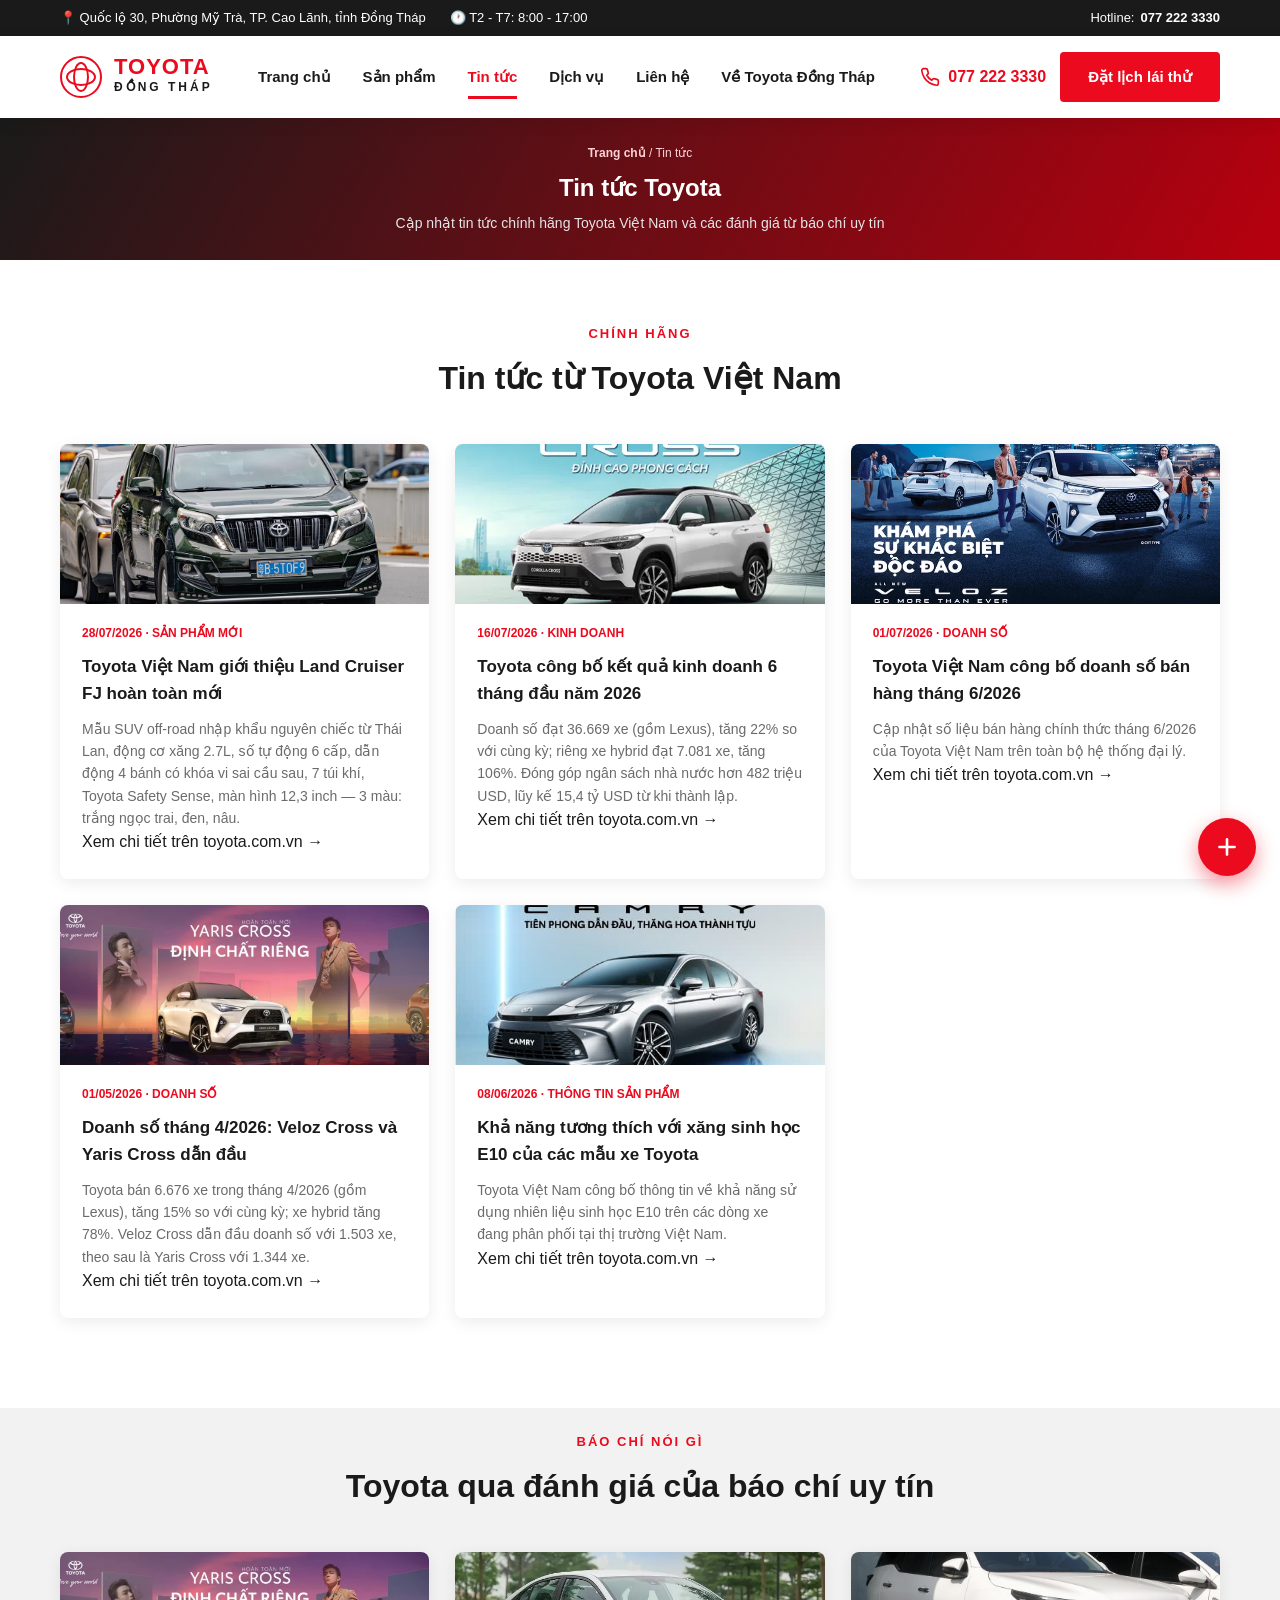
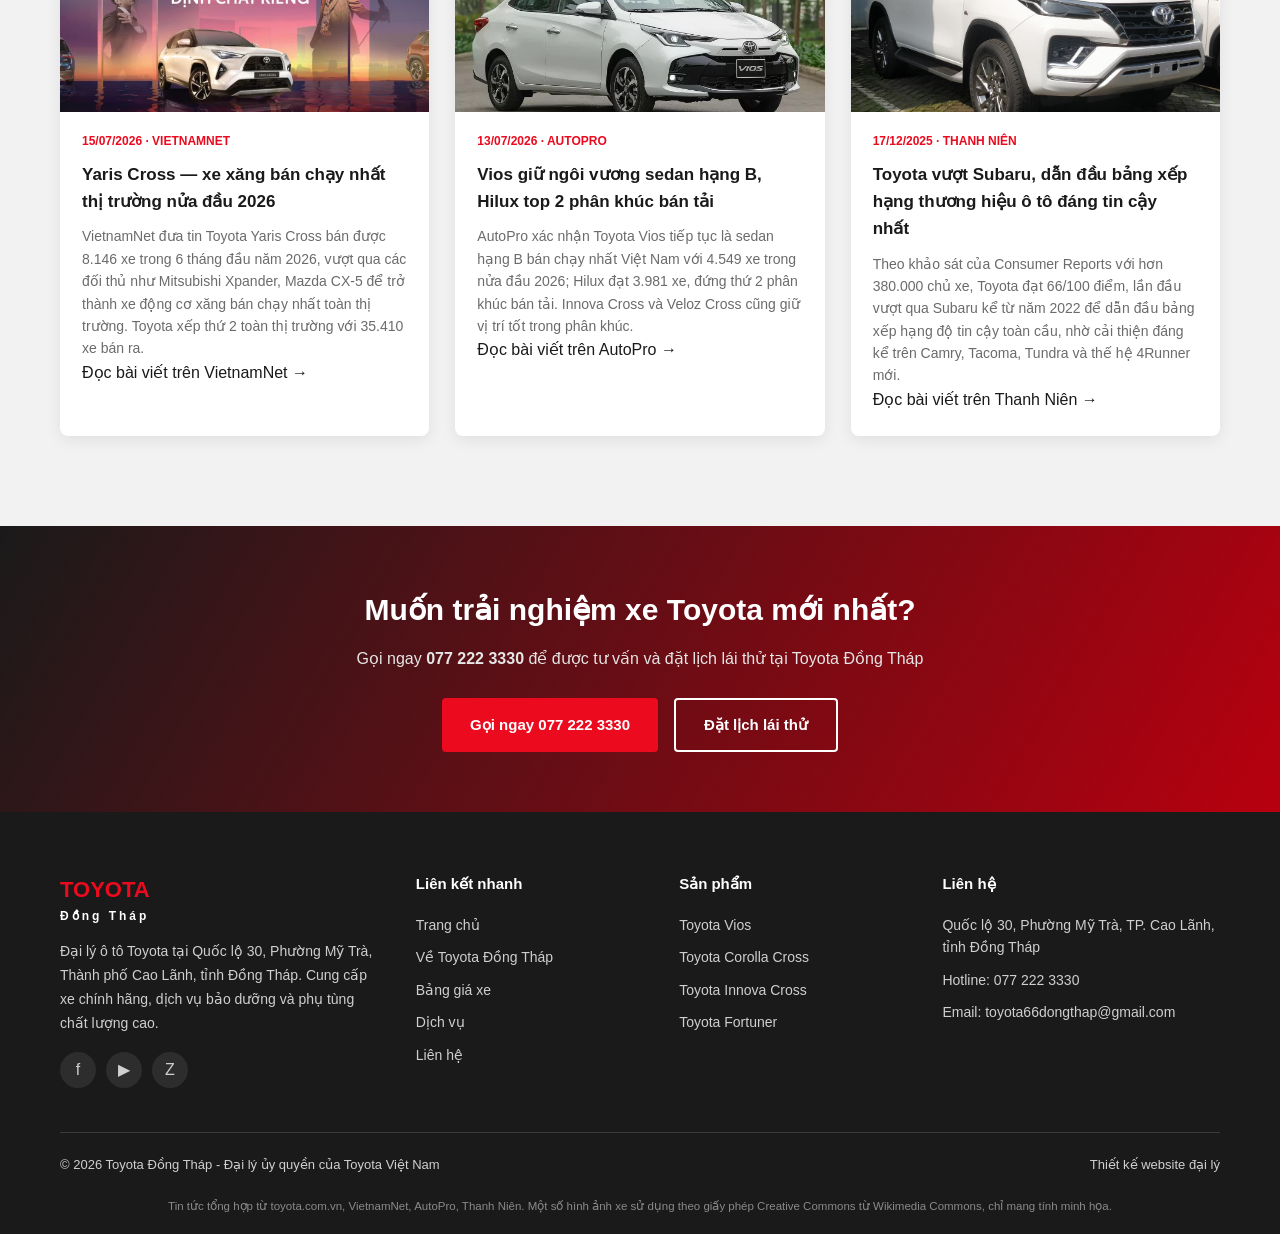
<file: tin-tuc.html>
<!DOCTYPE html>
<html lang="vi">
<head>
<meta charset="UTF-8" />
<meta name="viewport" content="width=device-width, initial-scale=1.0" />
<title>Tin tức Toyota | Toyota Đồng Tháp</title>
<meta name="description" content="Tin tức mới nhất về Toyota Việt Nam: sản phẩm mới, kết quả kinh doanh, khuyến mãi và các đánh giá từ báo chí uy tín. Cập nhật tại Toyota Đồng Tháp." />
<link rel="stylesheet" href="css/style.css" />
</head>
<body>

<div class="topbar">
  <div class="container">
    <div class="topbar-info">
      <span>📍 Quốc lộ 30, Phường Mỹ Trà, TP. Cao Lãnh, tỉnh Đồng Tháp</span>
      <span>🕐 T2 - T7: 8:00 - 17:00</span>
    </div>
    <div class="topbar-info">
      <span>Hotline: <a href="tel:0772223330">077 222 3330</a></span>
    </div>
  </div>
</div>

<header class="site-header">
  <div class="container">
    <a href="index.html" class="logo">
      <svg width="42" height="42" viewBox="0 0 42 42" fill="none" xmlns="http://www.w3.org/2000/svg">
        <ellipse cx="21" cy="21" rx="20" ry="20" stroke="#eb0a1e" stroke-width="2"/>
        <ellipse cx="21" cy="21" rx="14" ry="8" stroke="#eb0a1e" stroke-width="2"/>
        <ellipse cx="21" cy="21" rx="7" ry="14" stroke="#eb0a1e" stroke-width="2"/>
      </svg>
      <span>
        <span class="logo-text-main" style="display:block;">TOYOTA</span>
        <span class="logo-text-sub" style="display:block;">Đồng Tháp</span>
      </span>
    </a>

    <nav class="main-nav">
      <a href="index.html">Trang chủ</a>
      <a href="xe.html">Sản phẩm</a>
      <a href="tin-tuc.html" class="active">Tin tức</a>
      <a href="dich-vu.html">Dịch vụ</a>
      <a href="lien-he.html">Liên hệ</a>
      <a href="gioi-thieu.html">Về Toyota Đồng Tháp</a>
    </nav>

    <div class="header-actions">
      <a class="header-hotline" href="tel:0772223330">
        <svg width="20" height="20" viewBox="0 0 24 24" fill="none" stroke="currentColor" stroke-width="2" stroke-linecap="round" stroke-linejoin="round"><path d="M22 16.92v3a2 2 0 0 1-2.18 2 19.79 19.79 0 0 1-8.63-3.07 19.5 19.5 0 0 1-6-6 19.79 19.79 0 0 1-3.07-8.67A2 2 0 0 1 4.11 2h3a2 2 0 0 1 2 1.72c.127.96.361 1.903.7 2.81a2 2 0 0 1-.45 2.11L8.09 9.91a16 16 0 0 0 6 6l1.27-1.27a2 2 0 0 1 2.11-.45c.907.339 1.85.573 2.81.7A2 2 0 0 1 22 16.92z"/></svg>
        <span>077 222 3330</span>
      </a>
      <a href="lien-he.html" class="btn btn-primary">Đặt lịch lái thử</a>
      <button class="nav-toggle" aria-label="Mở menu">
        <span></span><span></span><span></span>
      </button>
    </div>
  </div>
</header>

<section class="page-hero">
  <div class="container">
    <div class="breadcrumb"><a href="index.html">Trang chủ</a> / Tin tức</div>
    <h1>Tin tức Toyota</h1>
    <p>Cập nhật tin tức chính hãng Toyota Việt Nam và các đánh giá từ báo chí uy tín</p>
  </div>
</section>

<section class="news" style="background:var(--white); padding-top:60px;">
  <div class="container">
    <div class="section-title">
      <div class="eyebrow">Chính hãng</div>
      <h2>Tin tức từ Toyota Việt Nam</h2>
    </div>

    <div class="news-grid" id="tin-chinh-hang">
      <article class="news-card">
        <div class="news-img"><img src="images/cars/land-cruiser-news.jpg" alt="Toyota Land Cruiser FJ" loading="lazy" /></div>
        <div class="news-body">
          <div class="news-date">28/07/2026 · Sản phẩm mới</div>
          <h3>Toyota Việt Nam giới thiệu Land Cruiser FJ hoàn toàn mới</h3>
          <p>Mẫu SUV off-road nhập khẩu nguyên chiếc từ Thái Lan, động cơ xăng 2.7L, số tự động 6 cấp, dẫn động 4 bánh có khóa vi sai cầu sau, 7 túi khí, Toyota Safety Sense, màn hình 12,3 inch — 3 màu: trắng ngọc trai, đen, nâu.</p>
          <a href="https://www.toyota.com.vn/tin-tuc/san-pham/toyota-viet-nam-chinh-thuc-gioi-thieu-land-cruiser-fj-hoan-toan-moi-43955" target="_blank" rel="noopener" class="promo-link">Xem chi tiết trên toyota.com.vn →</a>
        </div>
      </article>

      <article class="news-card">
        <div class="news-img"><img src="images/cars/corolla-cross.webp" alt="Kết quả kinh doanh Toyota 6 tháng đầu năm 2026" loading="lazy" /></div>
        <div class="news-body">
          <div class="news-date">16/07/2026 · Kinh doanh</div>
          <h3>Toyota công bố kết quả kinh doanh 6 tháng đầu năm 2026</h3>
          <p>Doanh số đạt 36.669 xe (gồm Lexus), tăng 22% so với cùng kỳ; riêng xe hybrid đạt 7.081 xe, tăng 106%. Đóng góp ngân sách nhà nước hơn 482 triệu USD, lũy kế 15,4 tỷ USD từ khi thành lập.</p>
          <a href="https://www.toyota.com.vn/tin-tuc/san-pham/toyota-cong-bo-ket-qua-kinh-doanh-va-hoat-dong-noi-bat-trong-6-thang-dau-nam-2026-43810" target="_blank" rel="noopener" class="promo-link">Xem chi tiết trên toyota.com.vn →</a>
        </div>
      </article>

      <article class="news-card">
        <div class="news-img"><img src="images/cars/veloz-cross.webp" alt="Doanh số bán hàng Toyota tháng 6/2026" loading="lazy" /></div>
        <div class="news-body">
          <div class="news-date">01/07/2026 · Doanh số</div>
          <h3>Toyota Việt Nam công bố doanh số bán hàng tháng 6/2026</h3>
          <p>Cập nhật số liệu bán hàng chính thức tháng 6/2026 của Toyota Việt Nam trên toàn bộ hệ thống đại lý.</p>
          <a href="https://www.toyota.com.vn/tin-tuc/san-pham/toyota-viet-nam-cong-bo-doanh-so-ban-hang-thang-6-2026-43776" target="_blank" rel="noopener" class="promo-link">Xem chi tiết trên toyota.com.vn →</a>
        </div>
      </article>

      <article class="news-card">
        <div class="news-img"><img src="images/cars/yaris-cross.webp" alt="Doanh số Toyota tháng 4/2026" loading="lazy" /></div>
        <div class="news-body">
          <div class="news-date">01/05/2026 · Doanh số</div>
          <h3>Doanh số tháng 4/2026: Veloz Cross và Yaris Cross dẫn đầu</h3>
          <p>Toyota bán 6.676 xe trong tháng 4/2026 (gồm Lexus), tăng 15% so với cùng kỳ; xe hybrid tăng 78%. Veloz Cross dẫn đầu doanh số với 1.503 xe, theo sau là Yaris Cross với 1.344 xe.</p>
          <a href="https://www.toyota.com.vn/tin-tuc/san-pham/toyota-viet-nam-cong-bo-doanh-so-ban-hang-thang-4-2026-43072" target="_blank" rel="noopener" class="promo-link">Xem chi tiết trên toyota.com.vn →</a>
        </div>
      </article>

      <article class="news-card">
        <div class="news-img"><img src="images/cars/camry.jpg" alt="Xe Toyota tương thích xăng sinh học E10" loading="lazy" /></div>
        <div class="news-body">
          <div class="news-date">08/06/2026 · Thông tin sản phẩm</div>
          <h3>Khả năng tương thích với xăng sinh học E10 của các mẫu xe Toyota</h3>
          <p>Toyota Việt Nam công bố thông tin về khả năng sử dụng nhiên liệu sinh học E10 trên các dòng xe đang phân phối tại thị trường Việt Nam.</p>
          <a href="https://www.toyota.com.vn/tin-tuc/san-pham/kha-nang-tuong-thich-voi-xang-sinh-hoc-e10-cua-cac-mau-xe-toyota-43699" target="_blank" rel="noopener" class="promo-link">Xem chi tiết trên toyota.com.vn →</a>
        </div>
      </article>
    </div>
  </div>
</section>

<section class="news" style="padding-top:20px;">
  <div class="container">
    <div class="section-title">
      <div class="eyebrow">Báo chí nói gì</div>
      <h2>Toyota qua đánh giá của báo chí uy tín</h2>
    </div>

    <div class="news-grid" id="bao-chi">
      <article class="news-card">
        <div class="news-img"><img src="images/cars/yaris-cross.webp" alt="Yaris Cross bán chạy nhất" loading="lazy" /></div>
        <div class="news-body">
          <div class="news-date">15/07/2026 · VietnamNet</div>
          <h3>Yaris Cross — xe xăng bán chạy nhất thị trường nửa đầu 2026</h3>
          <p>VietnamNet đưa tin Toyota Yaris Cross bán được 8.146 xe trong 6 tháng đầu năm 2026, vượt qua các đối thủ như Mitsubishi Xpander, Mazda CX-5 để trở thành xe động cơ xăng bán chạy nhất toàn thị trường. Toyota xếp thứ 2 toàn thị trường với 35.410 xe bán ra.</p>
          <a href="https://vietnamnet.vn/lo-dien-9-mau-xe-ban-chay-nhat-cac-hang-pho-thong-tai-viet-nam-nua-dau-nam-2026-2535290.html" target="_blank" rel="noopener" class="promo-link">Đọc bài viết trên VietnamNet →</a>
        </div>
      </article>

      <article class="news-card">
        <div class="news-img"><img src="images/cars/vios.webp" alt="Vios và Hilux giữ vững vị trí bán chạy" loading="lazy" /></div>
        <div class="news-body">
          <div class="news-date">13/07/2026 · AutoPro</div>
          <h3>Vios giữ ngôi vương sedan hạng B, Hilux top 2 phân khúc bán tải</h3>
          <p>AutoPro xác nhận Toyota Vios tiếp tục là sedan hạng B bán chạy nhất Việt Nam với 4.549 xe trong nửa đầu 2026; Hilux đạt 3.981 xe, đứng thứ 2 phân khúc bán tải. Innova Cross và Veloz Cross cũng giữ vị trí tốt trong phân khúc.</p>
          <a href="https://autopro.com.vn/10-xe-ban-chay-nhat-viet-nam-nua-dau-2026-yaris-cross-nhat-xang-dau-sedan-va-xe-han-vang-bong-nua-dau-toan-xe-dien-177260713171618106.chn" target="_blank" rel="noopener" class="promo-link">Đọc bài viết trên AutoPro →</a>
        </div>
      </article>

      <article class="news-card">
        <div class="news-img"><img src="images/cars/fortuner.jpg" alt="Toyota thương hiệu đáng tin cậy nhất" loading="lazy" /></div>
        <div class="news-body">
          <div class="news-date">17/12/2025 · Thanh Niên</div>
          <h3>Toyota vượt Subaru, dẫn đầu bảng xếp hạng thương hiệu ô tô đáng tin cậy nhất</h3>
          <p>Theo khảo sát của Consumer Reports với hơn 380.000 chủ xe, Toyota đạt 66/100 điểm, lần đầu vượt qua Subaru kể từ năm 2022 để dẫn đầu bảng xếp hạng độ tin cậy toàn cầu, nhờ cải thiện đáng kể trên Camry, Tacoma, Tundra và thế hệ 4Runner mới.</p>
          <a href="https://thanhnien.vn/10-thuong-hieu-o-to-dang-tin-cay-nhat-2026-xe-nhat-ap-dao-toyota-vuot-lexus-185251217141048214.htm" target="_blank" rel="noopener" class="promo-link">Đọc bài viết trên Thanh Niên →</a>
        </div>
      </article>
    </div>
  </div>
</section>

<section class="cta-band">
  <div class="container">
    <h2>Muốn trải nghiệm xe Toyota mới nhất?</h2>
    <p>Gọi ngay <strong>077 222 3330</strong> để được tư vấn và đặt lịch lái thử tại Toyota Đồng Tháp</p>
    <div class="cta-actions">
      <a href="tel:0772223330" class="btn btn-primary">Gọi ngay 077 222 3330</a>
      <a href="lien-he.html" class="btn btn-outline">Đặt lịch lái thử</a>
    </div>
  </div>
</section>

<footer class="site-footer">
  <div class="container">
    <div class="footer-grid">
      <div class="footer-col">
        <span class="logo-text-main" style="display:block;">TOYOTA</span>
        <span class="logo-text-sub" style="display:block;">Đồng Tháp</span>
        <p>Đại lý ô tô Toyota tại Quốc lộ 30, Phường Mỹ Trà, Thành phố Cao Lãnh, tỉnh Đồng Tháp. Cung cấp xe chính hãng, dịch vụ bảo dưỡng và phụ tùng chất lượng cao.</p>
        <div class="footer-social">
          <a href="#" aria-label="Facebook">f</a>
          <a href="#" aria-label="YouTube">▶</a>
          <a href="#" aria-label="Zalo">Z</a>
        </div>
      </div>
      <div class="footer-col">
        <h4>Liên kết nhanh</h4>
        <ul>
          <li><a href="index.html">Trang chủ</a></li>
          <li><a href="gioi-thieu.html">Về Toyota Đồng Tháp</a></li>
          <li><a href="xe.html">Bảng giá xe</a></li>
          <li><a href="dich-vu.html">Dịch vụ</a></li>
          <li><a href="lien-he.html">Liên hệ</a></li>
        </ul>
      </div>
      <div class="footer-col">
        <h4>Sản phẩm</h4>
        <ul>
          <li><a href="xe-chi-tiet.html?xe=vios">Toyota Vios</a></li>
          <li><a href="xe-chi-tiet.html?xe=corolla-cross">Toyota Corolla Cross</a></li>
          <li><a href="xe-chi-tiet.html?xe=innova-cross">Toyota Innova Cross</a></li>
          <li><a href="xe-chi-tiet.html?xe=fortuner">Toyota Fortuner</a></li>
        </ul>
      </div>
      <div class="footer-col">
        <h4>Liên hệ</h4>
        <ul>
          <li>Quốc lộ 30, Phường Mỹ Trà, TP. Cao Lãnh, tỉnh Đồng Tháp</li>
          <li>Hotline: <a href="tel:0772223330">077 222 3330</a></li>
          <li>Email: toyota66dongthap@gmail.com</li>
        </ul>
      </div>
    </div>
    <div class="footer-bottom">
      <span>© <span id="year"></span> Toyota Đồng Tháp - Đại lý ủy quyền của Toyota Việt Nam</span>
      <span>Thiết kế website đại lý</span>
    </div>
  </div>
  <p class="photo-credit">Tin tức tổng hợp từ toyota.com.vn, VietnamNet, AutoPro, Thanh Niên. Một số hình ảnh xe sử dụng theo giấy phép Creative Commons từ Wikimedia Commons, chỉ mang tính minh họa.</p>
</footer>

<div class="fab-menu" id="fab-menu">
  <div class="fab-options">
    <a href="lien-he.html#dat-lich" class="fab-option fab-testdrive">
      <span class="fab-icon"><svg viewBox="0 0 24 24" fill="none" stroke="#fff" stroke-width="2"><rect x="3" y="4" width="18" height="18" rx="2"/><line x1="16" y1="2" x2="16" y2="6"/><line x1="8" y1="2" x2="8" y2="6"/><line x1="3" y1="10" x2="21" y2="10"/></svg></span>
      <span class="fab-label">Đăng ký lái thử</span>
    </a>
    <a href="mailto:toyota66dongthap@gmail.com?subject=Yeu%20cau%20bao%20gia%20xe%20Toyota&body=Chao%20Toyota%20Dong%20Thap%2C%20toi%20muon%20duoc%20tu%20van%20bao%20gia%20xe..." class="fab-option fab-mail">
      <span class="fab-icon"><svg viewBox="0 0 24 24" fill="none" stroke="#fff" stroke-width="2"><rect x="2" y="4" width="20" height="16" rx="2"/><polyline points="22,6 12,13 2,6"/></svg></span>
      <span class="fab-label">Yêu cầu báo giá</span>
    </a>
    <a href="https://zalo.me/0772223330" target="_blank" rel="noopener" class="fab-option fab-zalo">
      <span class="fab-icon"><svg viewBox="0 0 24 24" fill="none" stroke="#fff" stroke-width="2"><path d="M21 11.5a8.38 8.38 0 0 1-.9 3.8 8.5 8.5 0 0 1-7.6 4.7 8.38 8.38 0 0 1-3.8-.9L3 21l1.9-5.7a8.38 8.38 0 0 1-.9-3.8 8.5 8.5 0 0 1 4.7-7.6 8.38 8.38 0 0 1 3.8-.9h.5a8.48 8.48 0 0 1 8 8v.5z"/></svg></span>
      <span class="fab-label">Chat Zalo</span>
    </a>
    <a href="tel:0772223330" class="fab-option fab-call">
      <span class="fab-icon"><svg viewBox="0 0 24 24" fill="none" stroke="#fff" stroke-width="2"><path d="M22 16.92v3a2 2 0 0 1-2.18 2 19.79 19.79 0 0 1-8.63-3.07 19.5 19.5 0 0 1-6-6 19.79 19.79 0 0 1-3.07-8.67A2 2 0 0 1 4.11 2h3a2 2 0 0 1 2 1.72c.127.96.361 1.903.7 2.81a2 2 0 0 1-.45 2.11L8.09 9.91a16 16 0 0 0 6 6l1.27-1.27a2 2 0 0 1 2.11-.45c.907.339 1.85.573 2.81.7A2 2 0 0 1 22 16.92z"/></svg></span>
      <span class="fab-label">Gọi ngay</span>
    </a>
  </div>
  <button class="fab-toggle" id="fab-toggle" aria-label="Liên hệ nhanh">
    <svg viewBox="0 0 24 24" fill="none" stroke="#fff" stroke-width="2.4" stroke-linecap="round"><line x1="12" y1="5" x2="12" y2="19"/><line x1="5" y1="12" x2="19" y2="12"/></svg>
  </button>
</div>

<script src="js/main.js"></script>
</body>
</html>
</file>
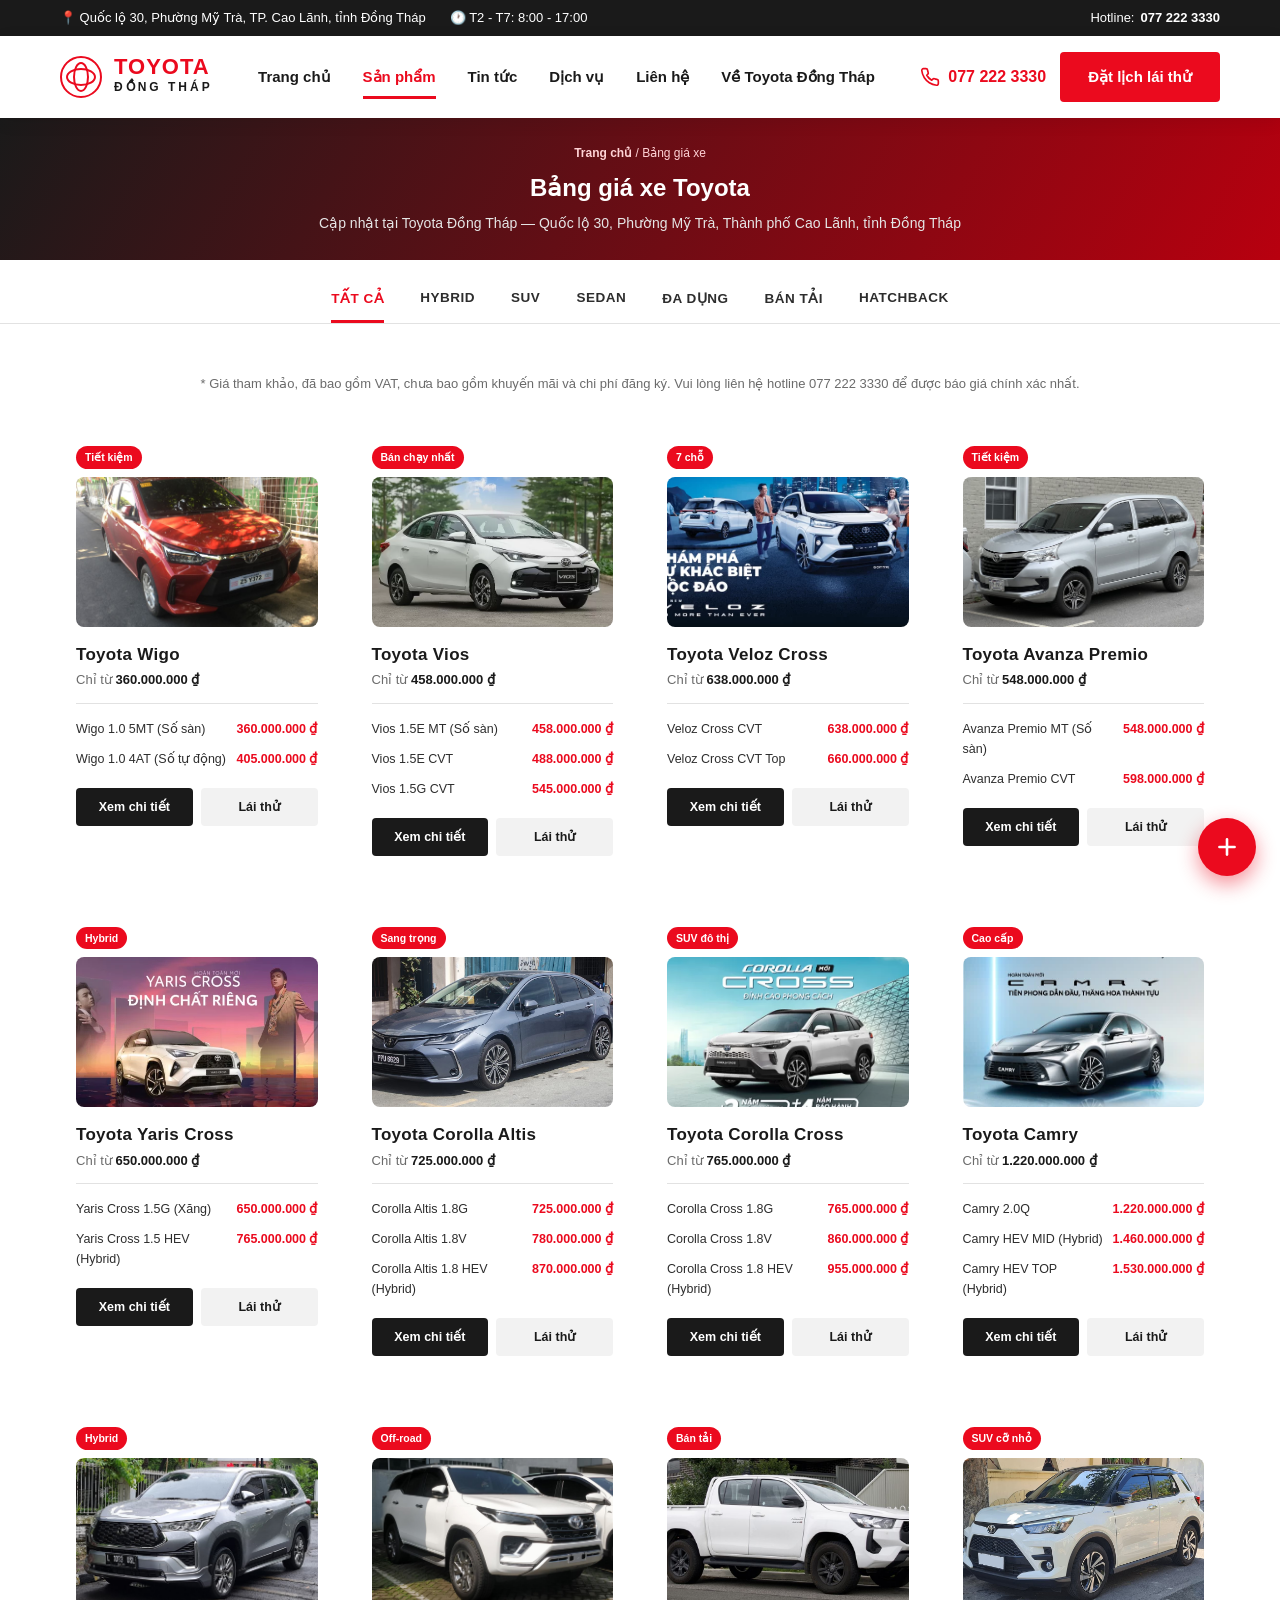
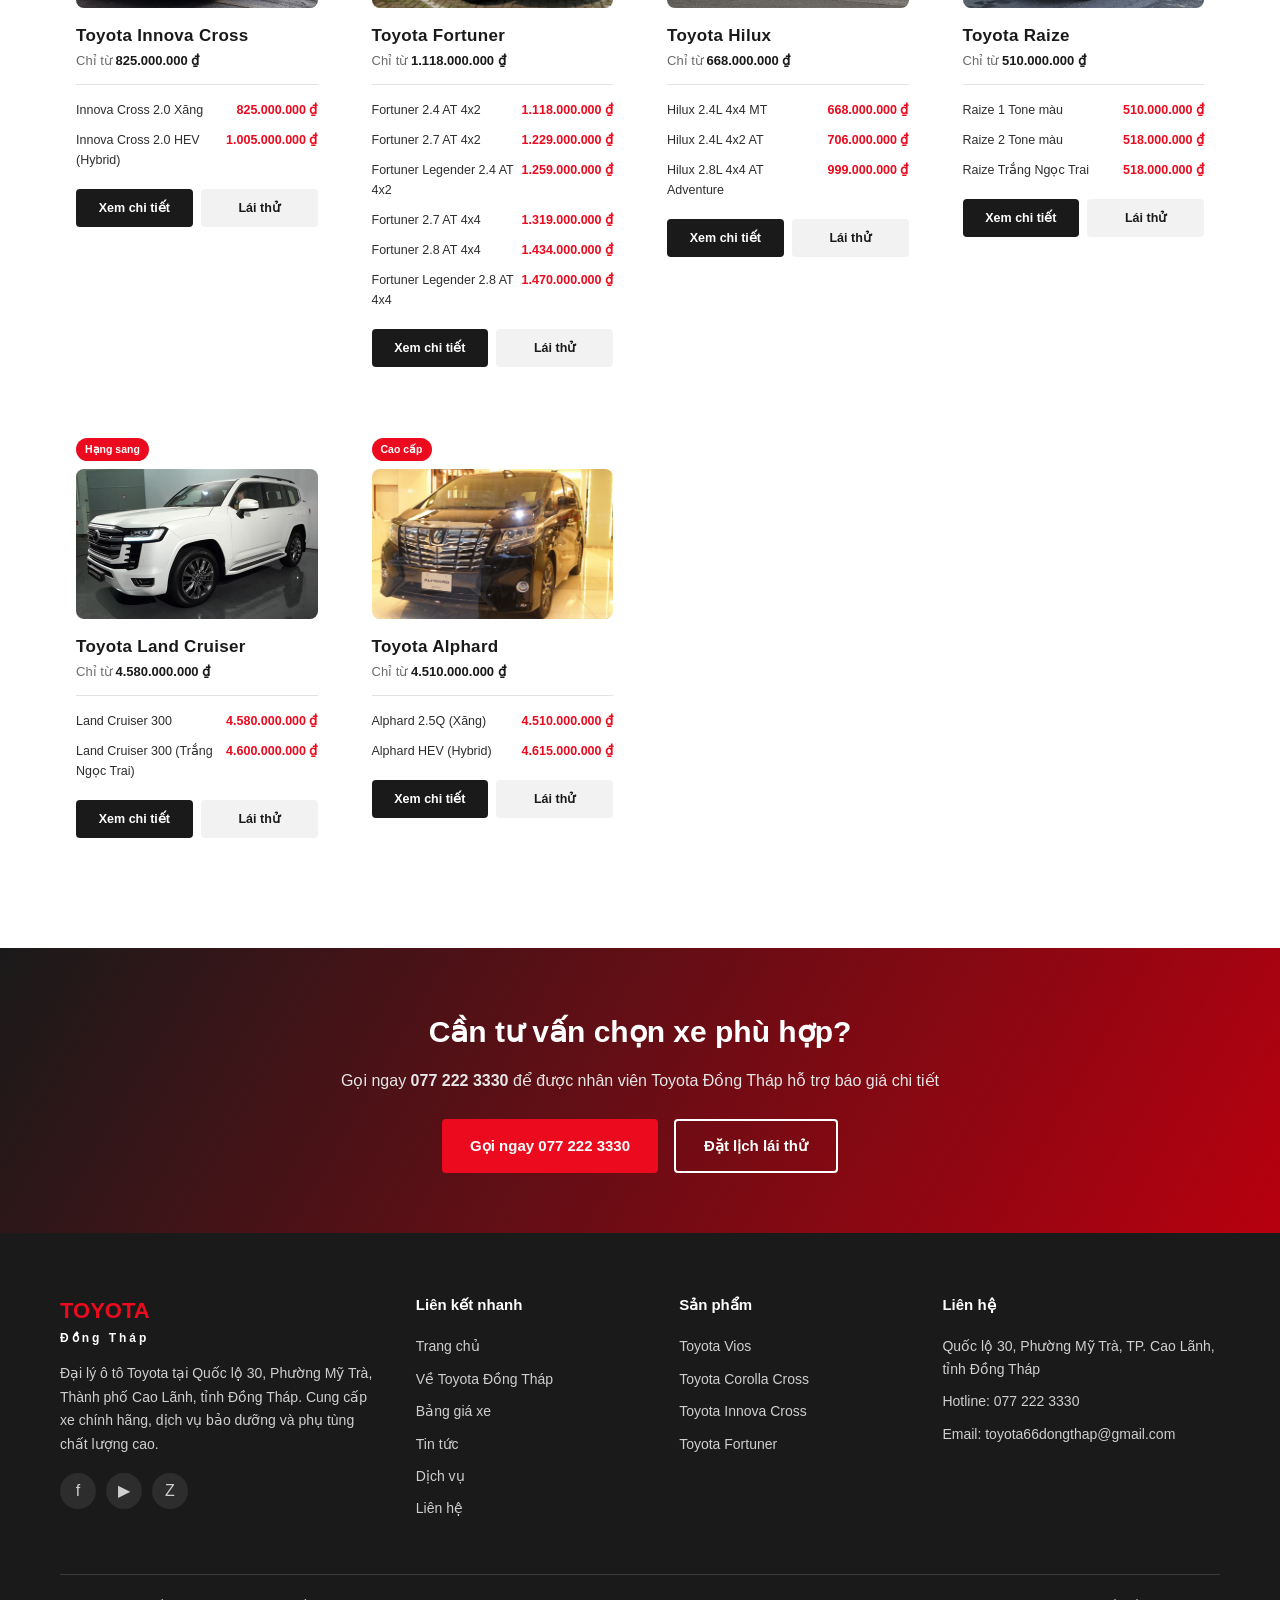
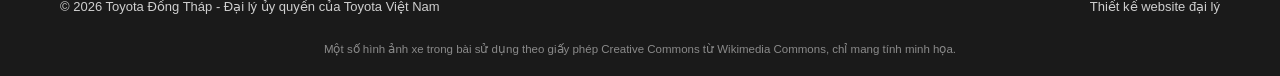
<file: xe.html>
<!DOCTYPE html>
<html lang="vi">
<head>
<meta charset="UTF-8" />
<meta name="viewport" content="width=device-width, initial-scale=1.0" />
<title>Bảng giá xe Toyota | Toyota Đồng Tháp</title>
<meta name="description" content="Bảng giá xe Toyota mới nhất tại Toyota Đồng Tháp - Quốc lộ 30, Phường Mỹ Trà, Thành phố Cao Lãnh, tỉnh Đồng Tháp. Hotline 077 222 3330." />
<link rel="stylesheet" href="css/style.css" />
</head>
<body>

<div class="topbar">
  <div class="container">
    <div class="topbar-info">
      <span>📍 Quốc lộ 30, Phường Mỹ Trà, TP. Cao Lãnh, tỉnh Đồng Tháp</span>
      <span>🕐 T2 - T7: 8:00 - 17:00</span>
    </div>
    <div class="topbar-info">
      <span>Hotline: <a href="tel:0772223330">077 222 3330</a></span>
    </div>
  </div>
</div>

<header class="site-header">
  <div class="container">
    <a href="index.html" class="logo">
      <svg width="42" height="42" viewBox="0 0 42 42" fill="none" xmlns="http://www.w3.org/2000/svg">
        <ellipse cx="21" cy="21" rx="20" ry="20" stroke="#eb0a1e" stroke-width="2"/>
        <ellipse cx="21" cy="21" rx="14" ry="8" stroke="#eb0a1e" stroke-width="2"/>
        <ellipse cx="21" cy="21" rx="7" ry="14" stroke="#eb0a1e" stroke-width="2"/>
      </svg>
      <span>
        <span class="logo-text-main" style="display:block;">TOYOTA</span>
        <span class="logo-text-sub" style="display:block;">Đồng Tháp</span>
      </span>
    </a>

    <nav class="main-nav">
      <a href="index.html">Trang chủ</a>
      <a href="xe.html" class="active">Sản phẩm</a>
      <a href="tin-tuc.html">Tin tức</a>
      <a href="dich-vu.html">Dịch vụ</a>
      <a href="lien-he.html">Liên hệ</a>
      <a href="gioi-thieu.html">Về Toyota Đồng Tháp</a>
    </nav>

    <div class="header-actions">
      <a class="header-hotline" href="tel:0772223330">
        <svg width="20" height="20" viewBox="0 0 24 24" fill="none" stroke="currentColor" stroke-width="2" stroke-linecap="round" stroke-linejoin="round"><path d="M22 16.92v3a2 2 0 0 1-2.18 2 19.79 19.79 0 0 1-8.63-3.07 19.5 19.5 0 0 1-6-6 19.79 19.79 0 0 1-3.07-8.67A2 2 0 0 1 4.11 2h3a2 2 0 0 1 2 1.72c.127.96.361 1.903.7 2.81a2 2 0 0 1-.45 2.11L8.09 9.91a16 16 0 0 0 6 6l1.27-1.27a2 2 0 0 1 2.11-.45c.907.339 1.85.573 2.81.7A2 2 0 0 1 22 16.92z"/></svg>
        <span>077 222 3330</span>
      </a>
      <a href="lien-he.html" class="btn btn-primary">Đặt lịch lái thử</a>
      <button class="nav-toggle" aria-label="Mở menu">
        <span></span><span></span><span></span>
      </button>
    </div>
  </div>
</header>

<section class="page-hero">
  <div class="container">
    <div class="breadcrumb"><a href="index.html">Trang chủ</a> / Bảng giá xe</div>
    <h1>Bảng giá xe Toyota</h1>
    <p>Cập nhật tại Toyota Đồng Tháp — Quốc lộ 30, Phường Mỹ Trà, Thành phố Cao Lãnh, tỉnh Đồng Tháp</p>
  </div>
</section>

<div class="category-tabs" id="category-tabs"></div>
<p class="price-disclaimer">* Giá tham khảo, đã bao gồm VAT, chưa bao gồm khuyến mãi và chi phí đăng ký. Vui lòng liên hệ hotline 077 222 3330 để được báo giá chính xác nhất.</p>

<section class="full-model-grid">
  <div class="container">
    <div class="pro-grid" id="pro-grid"></div>
  </div>
</section>

<section class="cta-band">
  <div class="container">
    <h2>Cần tư vấn chọn xe phù hợp?</h2>
    <p>Gọi ngay <strong>077 222 3330</strong> để được nhân viên Toyota Đồng Tháp hỗ trợ báo giá chi tiết</p>
    <div class="cta-actions">
      <a href="tel:0772223330" class="btn btn-primary">Gọi ngay 077 222 3330</a>
      <a href="lien-he.html" class="btn btn-outline">Đặt lịch lái thử</a>
    </div>
  </div>
</section>

<footer class="site-footer">
  <div class="container">
    <div class="footer-grid">
      <div class="footer-col">
        <span class="logo-text-main" style="display:block;">TOYOTA</span>
        <span class="logo-text-sub" style="display:block;">Đồng Tháp</span>
        <p>Đại lý ô tô Toyota tại Quốc lộ 30, Phường Mỹ Trà, Thành phố Cao Lãnh, tỉnh Đồng Tháp. Cung cấp xe chính hãng, dịch vụ bảo dưỡng và phụ tùng chất lượng cao.</p>
        <div class="footer-social">
          <a href="#" aria-label="Facebook">f</a>
          <a href="#" aria-label="YouTube">▶</a>
          <a href="#" aria-label="Zalo">Z</a>
        </div>
      </div>
      <div class="footer-col">
        <h4>Liên kết nhanh</h4>
        <ul>
          <li><a href="index.html">Trang chủ</a></li>
          <li><a href="gioi-thieu.html">Về Toyota Đồng Tháp</a></li>
          <li><a href="xe.html">Bảng giá xe</a></li>
          <li><a href="tin-tuc.html">Tin tức</a></li>
          <li><a href="dich-vu.html">Dịch vụ</a></li>
          <li><a href="lien-he.html">Liên hệ</a></li>
        </ul>
      </div>
      <div class="footer-col">
        <h4>Sản phẩm</h4>
        <ul>
          <li><a href="xe.html">Toyota Vios</a></li>
          <li><a href="xe.html">Toyota Corolla Cross</a></li>
          <li><a href="xe.html">Toyota Innova Cross</a></li>
          <li><a href="xe.html">Toyota Fortuner</a></li>
        </ul>
      </div>
      <div class="footer-col">
        <h4>Liên hệ</h4>
        <ul>
          <li>Quốc lộ 30, Phường Mỹ Trà, TP. Cao Lãnh, tỉnh Đồng Tháp</li>
          <li>Hotline: <a href="tel:0772223330">077 222 3330</a></li>
          <li>Email: toyota66dongthap@gmail.com</li>
        </ul>
      </div>
    </div>
    <div class="footer-bottom">
      <span>© <span id="year"></span> Toyota Đồng Tháp - Đại lý ủy quyền của Toyota Việt Nam</span>
      <span>Thiết kế website đại lý</span>
    </div>
  </div>
  <p class="photo-credit">Một số hình ảnh xe trong bài sử dụng theo giấy phép Creative Commons từ Wikimedia Commons, chỉ mang tính minh họa.</p>
</footer>

<div class="fab-menu" id="fab-menu">
  <div class="fab-options">
    <a href="lien-he.html#dat-lich" class="fab-option fab-testdrive">
      <span class="fab-icon"><svg viewBox="0 0 24 24" fill="none" stroke="#fff" stroke-width="2"><rect x="3" y="4" width="18" height="18" rx="2"/><line x1="16" y1="2" x2="16" y2="6"/><line x1="8" y1="2" x2="8" y2="6"/><line x1="3" y1="10" x2="21" y2="10"/></svg></span>
      <span class="fab-label">Đăng ký lái thử</span>
    </a>
    <a href="mailto:toyota66dongthap@gmail.com?subject=Yeu%20cau%20bao%20gia%20xe%20Toyota&body=Chao%20Toyota%20Dong%20Thap%2C%20toi%20muon%20duoc%20tu%20van%20bao%20gia%20xe..." class="fab-option fab-mail">
      <span class="fab-icon"><svg viewBox="0 0 24 24" fill="none" stroke="#fff" stroke-width="2"><rect x="2" y="4" width="20" height="16" rx="2"/><polyline points="22,6 12,13 2,6"/></svg></span>
      <span class="fab-label">Yêu cầu báo giá</span>
    </a>
    <a href="https://zalo.me/0772223330" target="_blank" rel="noopener" class="fab-option fab-zalo">
      <span class="fab-icon"><svg viewBox="0 0 24 24" fill="none" stroke="#fff" stroke-width="2"><path d="M21 11.5a8.38 8.38 0 0 1-.9 3.8 8.5 8.5 0 0 1-7.6 4.7 8.38 8.38 0 0 1-3.8-.9L3 21l1.9-5.7a8.38 8.38 0 0 1-.9-3.8 8.5 8.5 0 0 1 4.7-7.6 8.38 8.38 0 0 1 3.8-.9h.5a8.48 8.48 0 0 1 8 8v.5z"/></svg></span>
      <span class="fab-label">Chat Zalo</span>
    </a>
    <a href="tel:0772223330" class="fab-option fab-call">
      <span class="fab-icon"><svg viewBox="0 0 24 24" fill="none" stroke="#fff" stroke-width="2"><path d="M22 16.92v3a2 2 0 0 1-2.18 2 19.79 19.79 0 0 1-8.63-3.07 19.5 19.5 0 0 1-6-6 19.79 19.79 0 0 1-3.07-8.67A2 2 0 0 1 4.11 2h3a2 2 0 0 1 2 1.72c.127.96.361 1.903.7 2.81a2 2 0 0 1-.45 2.11L8.09 9.91a16 16 0 0 0 6 6l1.27-1.27a2 2 0 0 1 2.11-.45c.907.339 1.85.573 2.81.7A2 2 0 0 1 22 16.92z"/></svg></span>
      <span class="fab-label">Gọi ngay</span>
    </a>
  </div>
  <button class="fab-toggle" id="fab-toggle" aria-label="Liên hệ nhanh">
    <svg viewBox="0 0 24 24" fill="none" stroke="#fff" stroke-width="2.4" stroke-linecap="round"><line x1="12" y1="5" x2="12" y2="19"/><line x1="5" y1="12" x2="19" y2="12"/></svg>
  </button>
</div>

<script src="js/models-data.js"></script>
<script src="js/main.js"></script>
</body>
</html>
</file>
<file: css/style.css>
/* ===== Toyota Đồng Tháp — Stylesheet ===== */

:root {
  --red: #eb0a1e;
  --red-dark: #b8000f;
  --black: #1a1a1a;
  --dark-gray: #2d2d2d;
  --gray: #6b6b6b;
  --light-gray: #f2f2f2;
  --border: #e2e2e2;
  --white: #ffffff;
  --radius: 8px;
  --shadow: 0 4px 16px rgba(0, 0, 0, 0.08);
  --shadow-lg: 0 12px 32px rgba(0, 0, 0, 0.14);
  --transition: 0.25s ease;
}

* {
  margin: 0;
  padding: 0;
  box-sizing: border-box;
}

html {
  scroll-behavior: smooth;
}

body {
  font-family: "Segoe UI", "Helvetica Neue", Arial, sans-serif;
  color: var(--black);
  background: var(--white);
  line-height: 1.6;
}

img,
svg {
  display: block;
  max-width: 100%;
}

a {
  text-decoration: none;
  color: inherit;
}

ul {
  list-style: none;
}

button {
  font-family: inherit;
  cursor: pointer;
  border: none;
}

.container {
  width: 100%;
  max-width: 1200px;
  margin: 0 auto;
  padding: 0 20px;
}

.section-title {
  text-align: center;
  margin-bottom: 40px;
}

.section-title .eyebrow {
  display: inline-block;
  color: var(--red);
  font-weight: 700;
  letter-spacing: 2px;
  text-transform: uppercase;
  font-size: 13px;
  margin-bottom: 8px;
}

.section-title h2 {
  font-size: 32px;
  font-weight: 800;
  color: var(--black);
}

.section-title p {
  color: var(--gray);
  margin-top: 10px;
  font-size: 16px;
}

.btn {
  display: inline-flex;
  align-items: center;
  justify-content: center;
  gap: 8px;
  padding: 13px 28px;
  border-radius: 4px;
  font-weight: 700;
  font-size: 15px;
  transition: all var(--transition);
  white-space: nowrap;
}

.btn-primary {
  background: var(--red);
  color: var(--white);
}

.btn-primary:hover {
  background: var(--red-dark);
  transform: translateY(-2px);
}

.btn-outline {
  background: transparent;
  color: var(--white);
  border: 2px solid var(--white);
}

.btn-outline:hover {
  background: var(--white);
  color: var(--black);
}

.btn-dark {
  background: var(--black);
  color: var(--white);
}

.btn-dark:hover {
  background: var(--red);
}

/* ===== Top bar ===== */
.topbar {
  background: var(--black);
  color: var(--white);
  font-size: 13px;
}

.topbar .container {
  display: flex;
  justify-content: space-between;
  align-items: center;
  height: 36px;
}

.topbar-info {
  display: flex;
  gap: 24px;
}

.topbar-info span {
  display: flex;
  align-items: center;
  gap: 6px;
}

.topbar-info a {
  color: var(--white);
  font-weight: 600;
}

.topbar-social {
  display: flex;
  gap: 12px;
}

.topbar-social a {
  width: 22px;
  height: 22px;
  border-radius: 50%;
  background: rgba(255, 255, 255, 0.15);
  display: flex;
  align-items: center;
  justify-content: center;
  transition: background var(--transition);
}

.topbar-social a:hover {
  background: var(--red);
}

/* ===== Header ===== */
.site-header {
  position: sticky;
  top: 0;
  z-index: 1000;
  background: var(--white);
  box-shadow: var(--shadow);
}

.site-header .container {
  display: flex;
  align-items: center;
  justify-content: space-between;
  height: 82px;
}

.logo {
  display: flex;
  align-items: center;
  gap: 12px;
}

.logo .logo-text-main {
  font-size: 22px;
  font-weight: 900;
  color: var(--red);
  letter-spacing: 1px;
  line-height: 1;
}

.logo .logo-text-sub {
  font-size: 12px;
  font-weight: 700;
  color: var(--black);
  letter-spacing: 3px;
  text-transform: uppercase;
}

.main-nav {
  display: flex;
  gap: 32px;
}

.main-nav a {
  font-weight: 600;
  font-size: 15px;
  color: var(--black);
  padding: 8px 0;
  position: relative;
}

.main-nav a::after {
  content: "";
  position: absolute;
  left: 0;
  bottom: -2px;
  width: 0;
  height: 3px;
  background: var(--red);
  transition: width var(--transition);
}

.main-nav a:hover::after,
.main-nav a.active::after {
  width: 100%;
}

.main-nav a.active {
  color: var(--red);
}

.header-actions {
  display: flex;
  align-items: center;
  gap: 14px;
}

.header-hotline {
  display: flex;
  align-items: center;
  gap: 8px;
  font-weight: 700;
  color: var(--red);
  font-size: 16px;
}

.nav-toggle {
  display: none;
  background: none;
  flex-direction: column;
  gap: 5px;
  padding: 6px;
}

.nav-toggle span {
  width: 26px;
  height: 3px;
  background: var(--black);
  border-radius: 2px;
}

/* ===== Hero image carousel ===== */
.hero-carousel {
  position: relative;
  width: 100%;
  aspect-ratio: 1600 / 680;
  max-height: 460px;
  overflow: hidden;
  background: var(--black);
}

.carousel-track {
  display: flex;
  width: 100%;
  height: 100%;
  transition: transform 0.6s ease;
}

.carousel-slide {
  flex: 0 0 100%;
  width: 100%;
  height: 100%;
}

.carousel-slide img {
  width: 100%;
  height: 100%;
  object-fit: cover;
  display: block;
}

.carousel-arrow {
  position: absolute;
  top: 50%;
  transform: translateY(-50%);
  width: 42px;
  height: 42px;
  border-radius: 50%;
  background: rgba(0, 0, 0, 0.4);
  color: var(--white);
  display: flex;
  align-items: center;
  justify-content: center;
  font-size: 20px;
  z-index: 3;
  transition: background var(--transition);
}

.carousel-arrow:hover {
  background: rgba(0, 0, 0, 0.65);
}

.carousel-prev { left: 16px; }
.carousel-next { right: 16px; }

.carousel-dots {
  position: absolute;
  bottom: 16px;
  left: 50%;
  transform: translateX(-50%);
  display: flex;
  gap: 8px;
  z-index: 3;
}

.carousel-dots button {
  width: 9px;
  height: 9px;
  border-radius: 50%;
  background: rgba(255, 255, 255, 0.5);
  padding: 0;
}

.carousel-dots button.active {
  background: var(--white);
  width: 22px;
  border-radius: 5px;
}

@media (max-width: 768px) {
  .hero-carousel {
    aspect-ratio: 4 / 3;
    max-height: 320px;
  }
  .carousel-arrow {
    width: 34px;
    height: 34px;
    font-size: 16px;
  }
}

/* ===== Hero ===== */
.hero {
  position: relative;
  min-height: 560px;
  display: flex;
  align-items: center;
  background: linear-gradient(120deg, var(--black) 0%, #3a0d10 55%, var(--red-dark) 100%);
  overflow: hidden;
  color: var(--white);
}

.hero::before {
  content: "";
  position: absolute;
  inset: 0;
  background: radial-gradient(circle at 80% 30%, rgba(235, 10, 30, 0.35), transparent 55%);
}

.hero .container {
  display: grid;
  grid-template-columns: 1.1fr 1fr;
  align-items: center;
  gap: 40px;
  position: relative;
  z-index: 2;
}

.hero-content .eyebrow {
  color: #ffb3ba;
  font-weight: 700;
  letter-spacing: 2px;
  text-transform: uppercase;
  font-size: 13px;
}

.hero-content h1 {
  font-size: 46px;
  font-weight: 900;
  line-height: 1.15;
  margin: 14px 0 18px;
}

.hero-content h1 span {
  color: #ff5a68;
}

.hero-content p {
  font-size: 17px;
  color: #e6e6e6;
  max-width: 480px;
  margin-bottom: 28px;
}

.hero-actions {
  display: flex;
  gap: 16px;
  flex-wrap: wrap;
}

.hero-visual {
  display: flex;
  justify-content: center;
}

.hero-visual img {
  width: 100%;
  max-width: 480px;
  border-radius: var(--radius);
  filter: drop-shadow(0 25px 35px rgba(0, 0, 0, 0.45));
  object-fit: cover;
  aspect-ratio: 4 / 3;
}

/* ===== Quick tools ===== */
.quick-tools {
  background: var(--white);
  box-shadow: var(--shadow);
  border-radius: var(--radius);
  margin-top: -46px;
  position: relative;
  z-index: 5;
}

.quick-tools .container {
  display: grid;
  grid-template-columns: repeat(4, 1fr);
}

.quick-tool {
  display: flex;
  align-items: center;
  gap: 14px;
  padding: 22px 20px;
  border-right: 1px solid var(--border);
  transition: background var(--transition);
}

.quick-tool:last-child {
  border-right: none;
}

.quick-tool:hover {
  background: var(--light-gray);
}

.quick-tool .icon {
  width: 44px;
  height: 44px;
  border-radius: 50%;
  background: #fdecee;
  display: flex;
  align-items: center;
  justify-content: center;
  flex-shrink: 0;
}

.quick-tool .icon svg {
  width: 22px;
  height: 22px;
}

.quick-tool strong {
  display: block;
  font-size: 15px;
}

.quick-tool span {
  font-size: 13px;
  color: var(--gray);
}

/* ===== Models section ===== */
.models {
  padding: 90px 0 70px;
  background: var(--white);
}

.model-tabs {
  display: flex;
  justify-content: center;
  gap: 10px;
  flex-wrap: wrap;
  margin-bottom: 40px;
}

.model-tabs button {
  background: var(--light-gray);
  padding: 10px 22px;
  border-radius: 30px;
  font-weight: 600;
  font-size: 14px;
  color: var(--dark-gray);
  transition: all var(--transition);
}

.model-tabs button.active,
.model-tabs button:hover {
  background: var(--red);
  color: var(--white);
}

.model-grid {
  display: grid;
  grid-template-columns: repeat(3, 1fr);
  gap: 28px;
}

.model-card {
  border: 1px solid var(--border);
  border-radius: var(--radius);
  overflow: hidden;
  transition: box-shadow var(--transition), transform var(--transition);
  background: var(--white);
}

.model-card:hover {
  box-shadow: var(--shadow-lg);
  transform: translateY(-6px);
}

.model-card .model-img {
  display: block;
  height: 190px;
  overflow: hidden;
  background: #eee;
}

.model-card .model-img img {
  width: 100%;
  height: 100%;
  object-fit: cover;
  transition: transform var(--transition);
}

.model-card:hover .model-img img {
  transform: scale(1.05);
}

.model-card .model-body {
  padding: 18px 22px 24px;
}

.model-card .badge {
  display: inline-block;
  background: var(--red);
  color: var(--white);
  font-size: 11px;
  font-weight: 700;
  padding: 4px 10px;
  border-radius: 20px;
  margin-bottom: 10px;
  letter-spacing: 0.5px;
}

.model-card h3 {
  font-size: 20px;
  font-weight: 800;
  margin-bottom: 4px;
}

.model-card h3 a:hover {
  color: var(--red);
}

.model-card .model-cat {
  color: var(--gray);
  font-size: 13px;
  margin-bottom: 14px;
}

.model-card .price {
  font-size: 15px;
  color: var(--gray);
}

.model-card .price strong {
  display: block;
  font-size: 21px;
  color: var(--red);
  font-weight: 800;
}

.model-card .model-actions {
  display: flex;
  gap: 10px;
  margin-top: 16px;
}

.model-card .model-actions a {
  flex: 1;
  text-align: center;
  padding: 10px;
  border-radius: 4px;
  font-weight: 700;
  font-size: 13.5px;
}

.model-card .model-actions .a1 {
  background: var(--black);
  color: var(--white);
}

.model-card .model-actions .a1:hover {
  background: var(--red);
}

.model-card .model-actions .a2 {
  background: var(--light-gray);
  color: var(--black);
}

.model-card .model-actions .a2:hover {
  background: #e3e3e3;
}

.models-more {
  text-align: center;
  margin-top: 40px;
}

/* ===== Promotions ===== */
.promotions {
  padding: 70px 0;
  background: var(--light-gray);
}

.promo-grid {
  display: grid;
  grid-template-columns: repeat(3, 1fr);
  gap: 26px;
}

.promo-card {
  background: var(--white);
  border-radius: var(--radius);
  overflow: hidden;
  box-shadow: var(--shadow);
  transition: transform var(--transition);
}

.promo-card:hover {
  transform: translateY(-6px);
}

.promo-card .promo-img {
  height: 170px;
  overflow: hidden;
  background: #eee;
}

.promo-card .promo-img img {
  width: 100%;
  height: 100%;
  object-fit: cover;
  transition: transform var(--transition);
}

.promo-card:hover .promo-img img {
  transform: scale(1.05);
}

.promo-card .promo-body {
  padding: 20px 22px 26px;
}

.promo-card .promo-tag {
  color: var(--red);
  font-weight: 700;
  font-size: 12px;
  text-transform: uppercase;
  letter-spacing: 1px;
}

.promo-card h3 {
  font-size: 18px;
  margin: 8px 0 10px;
}

.promo-card p {
  color: var(--gray);
  font-size: 14px;
  margin-bottom: 14px;
}

.promo-card .promo-link {
  font-weight: 700;
  color: var(--black);
  font-size: 14px;
}

.promo-card .promo-link:hover {
  color: var(--red);
}

/* ===== Why us / features ===== */
.why-us {
  padding: 80px 0;
}

.why-grid {
  display: grid;
  grid-template-columns: repeat(4, 1fr);
  gap: 24px;
}

.why-card {
  text-align: center;
  padding: 30px 20px;
  border-radius: var(--radius);
  border: 1px solid var(--border);
  transition: all var(--transition);
}

.why-card:hover {
  border-color: var(--red);
  box-shadow: var(--shadow);
}

.why-card .icon {
  width: 60px;
  height: 60px;
  border-radius: 50%;
  background: #fdecee;
  display: flex;
  align-items: center;
  justify-content: center;
  margin: 0 auto 18px;
}

.why-card .icon svg {
  width: 30px;
  height: 30px;
}

.why-card h3 {
  font-size: 17px;
  margin-bottom: 8px;
}

.why-card p {
  color: var(--gray);
  font-size: 14px;
}

/* ===== News ===== */
.news {
  padding: 70px 0 90px;
  background: var(--light-gray);
}

.news-grid {
  display: grid;
  grid-template-columns: repeat(3, 1fr);
  gap: 26px;
}

.news-card {
  background: var(--white);
  border-radius: var(--radius);
  overflow: hidden;
  box-shadow: var(--shadow);
  transition: transform var(--transition);
}

.news-card:hover {
  transform: translateY(-6px);
}

.news-card .news-img {
  height: 160px;
  overflow: hidden;
  background: #eee;
}

.news-card .news-img img {
  width: 100%;
  height: 100%;
  object-fit: cover;
  transition: transform var(--transition);
}

.news-card:hover .news-img img {
  transform: scale(1.05);
}

.news-card .news-body {
  padding: 20px 22px 24px;
}

.news-card .news-date {
  font-size: 12px;
  color: var(--red);
  font-weight: 700;
  text-transform: uppercase;
}

.news-card h3 {
  font-size: 17px;
  margin: 10px 0;
}

.news-card p {
  color: var(--gray);
  font-size: 14px;
}

/* ===== CTA band ===== */
.cta-band {
  background: linear-gradient(120deg, var(--black), var(--red-dark));
  color: var(--white);
  padding: 60px 0;
  text-align: center;
}

.cta-band h2 {
  font-size: 30px;
  font-weight: 800;
  margin-bottom: 12px;
}

.cta-band p {
  color: #e6e6e6;
  margin-bottom: 26px;
  font-size: 16px;
}

.cta-actions {
  display: flex;
  justify-content: center;
  gap: 16px;
  flex-wrap: wrap;
}

/* ===== Map / contact block (shared) ===== */
.contact-block {
  padding: 80px 0;
}

.contact-grid {
  display: grid;
  grid-template-columns: 1fr 1fr;
  gap: 40px;
  align-items: stretch;
}

.contact-info-card {
  background: var(--black);
  color: var(--white);
  border-radius: var(--radius);
  padding: 40px;
}

.contact-info-card h3 {
  font-size: 24px;
  margin-bottom: 22px;
}

.contact-line {
  display: flex;
  gap: 14px;
  margin-bottom: 22px;
  align-items: flex-start;
}

.contact-line .icon {
  width: 42px;
  height: 42px;
  border-radius: 50%;
  background: var(--red);
  display: flex;
  align-items: center;
  justify-content: center;
  flex-shrink: 0;
}

.contact-line .icon svg {
  width: 20px;
  height: 20px;
}

.contact-line strong {
  display: block;
  font-size: 15px;
  margin-bottom: 3px;
}

.contact-line span,
.contact-line a {
  color: #cfcfcf;
  font-size: 14.5px;
}

.contact-line a:hover {
  color: var(--white);
}

.map-embed {
  border-radius: var(--radius);
  overflow: hidden;
  min-height: 320px;
  border: 1px solid var(--border);
}

.map-embed iframe {
  width: 100%;
  height: 100%;
  min-height: 320px;
  border: 0;
}

/* ===== Form ===== */
.form-card {
  background: var(--white);
  border: 1px solid var(--border);
  border-radius: var(--radius);
  padding: 36px;
  box-shadow: var(--shadow);
}

.form-card h3 {
  font-size: 22px;
  margin-bottom: 6px;
}

.form-card > p {
  color: var(--gray);
  margin-bottom: 24px;
  font-size: 14.5px;
}

.form-row {
  display: grid;
  grid-template-columns: 1fr 1fr;
  gap: 16px;
  margin-bottom: 16px;
}

.form-group {
  margin-bottom: 16px;
}

.form-group label {
  display: block;
  font-weight: 600;
  font-size: 14px;
  margin-bottom: 6px;
}

.form-group input,
.form-group select,
.form-group textarea {
  width: 100%;
  padding: 12px 14px;
  border: 1px solid var(--border);
  border-radius: 4px;
  font-size: 14.5px;
  font-family: inherit;
  transition: border-color var(--transition);
}

.form-group input:focus,
.form-group select:focus,
.form-group textarea:focus {
  outline: none;
  border-color: var(--red);
}

.form-note {
  font-size: 12.5px;
  color: var(--gray);
  margin-top: 10px;
}

.form-success {
  display: none;
  background: #eafbef;
  border: 1px solid #b7ebc6;
  color: #1e7a35;
  padding: 14px 18px;
  border-radius: 6px;
  font-size: 14.5px;
  margin-top: 16px;
  font-weight: 600;
}

.form-success.show {
  display: block;
}

.form-error {
  display: none;
  background: #fdeceb;
  border: 1px solid #f3b8b3;
  color: var(--red-dark);
  padding: 14px 18px;
  border-radius: 6px;
  font-size: 14.5px;
  margin-top: 16px;
  font-weight: 600;
}

.form-error.show {
  display: block;
}

/* ===== Page hero (inner pages) ===== */
.page-hero {
  background: linear-gradient(120deg, var(--black), var(--red-dark));
  color: var(--white);
  padding: 26px 0;
  text-align: center;
}

.page-hero .breadcrumb {
  font-size: 12px;
  color: #ffd3d6;
  margin-bottom: 6px;
}

.page-hero .breadcrumb a {
  color: #ffd3d6;
  font-weight: 600;
}

.page-hero h1 {
  font-size: 24px;
  font-weight: 800;
}

.page-hero p {
  margin-top: 4px;
  font-size: 14px;
  color: #e6e6e6;
}

/* ===== Category tabs (Toyota-style flat tabs) ===== */
.category-tabs {
  display: flex;
  justify-content: center;
  gap: 36px;
  border-bottom: 1px solid var(--border);
  margin: 30px 0 40px;
  flex-wrap: wrap;
  row-gap: 4px;
}

.category-tabs button {
  background: none;
  font-weight: 700;
  font-size: 13.5px;
  letter-spacing: 0.5px;
  text-transform: uppercase;
  color: var(--dark-gray);
  padding: 0 0 14px;
  border-bottom: 3px solid transparent;
  transition: color var(--transition), border-color var(--transition);
  white-space: nowrap;
}

.category-tabs button:hover {
  color: var(--red);
}

.category-tabs button.active {
  color: var(--red);
  border-bottom-color: var(--red);
}

/* ===== Product-style model grid (Toyota.com.vn inspired) ===== */
.pro-grid {
  display: grid;
  grid-template-columns: repeat(4, 1fr);
  gap: 30px 22px;
}

.pro-card {
  background: var(--white);
  border-radius: var(--radius);
  padding: 18px 16px 20px;
  text-align: left;
  position: relative;
  transition: box-shadow var(--transition), transform var(--transition);
}

.pro-card:hover {
  box-shadow: var(--shadow-lg);
  transform: translateY(-4px);
}

.pro-card .pro-promo-tag {
  color: var(--red);
  font-weight: 800;
  font-size: 11px;
  letter-spacing: 0.5px;
  text-transform: uppercase;
  margin-bottom: 8px;
}

.pro-card .pro-img {
  display: block;
  background: var(--light-gray);
  border-radius: 8px;
  overflow: hidden;
  height: 150px;
  margin-bottom: 14px;
}

.pro-card .pro-img img {
  width: 100%;
  height: 100%;
  object-fit: cover;
  transition: transform var(--transition);
}

.pro-card:hover .pro-img img {
  transform: scale(1.05);
}

.pro-card .pro-badge {
  display: inline-block;
  background: var(--red);
  color: var(--white);
  font-size: 10.5px;
  font-weight: 700;
  padding: 3px 9px;
  border-radius: 20px;
  margin-bottom: 8px;
}

.pro-card h3 {
  font-size: 17px;
  font-weight: 800;
  letter-spacing: 0.3px;
  margin-bottom: 2px;
}

.pro-card h3 a:hover {
  color: var(--red);
}

.pro-card .pro-from {
  color: var(--gray);
  font-size: 13px;
  margin-bottom: 12px;
}

.pro-card .pro-from strong {
  color: var(--black);
  font-weight: 800;
}

.pro-card .pro-trims {
  border-top: 1px solid var(--border);
  padding-top: 10px;
  margin-bottom: 14px;
}

.pro-card .pro-trim-row {
  display: flex;
  justify-content: space-between;
  gap: 8px;
  font-size: 12.5px;
  padding: 5px 0;
  color: var(--dark-gray);
}

.pro-card .pro-trim-row span:last-child {
  font-weight: 700;
  color: var(--red);
  white-space: nowrap;
}

.pro-card .pro-actions {
  display: flex;
  gap: 8px;
}

.pro-card .pro-actions a {
  flex: 1;
  text-align: center;
  padding: 9px;
  border-radius: 4px;
  font-weight: 700;
  font-size: 12.5px;
}

.pro-card .pro-actions .pa1 {
  background: var(--black);
  color: var(--white);
}

.pro-card .pro-actions .pa1:hover {
  background: var(--red);
}

.pro-card .pro-actions .pa2 {
  background: var(--light-gray);
  color: var(--black);
}

.pro-card .pro-actions .pa2:hover {
  background: #e3e3e3;
}

@media (max-width: 992px) {
  .pro-grid {
    grid-template-columns: repeat(2, 1fr);
  }
}

@media (max-width: 560px) {
  .pro-grid {
    grid-template-columns: 1fr;
  }
  .category-tabs {
    gap: 22px;
    justify-content: flex-start;
    overflow-x: auto;
    padding-bottom: 2px;
  }
}

/* ===== Filter bar (models page) ===== */
.filter-bar {
  display: flex;
  gap: 12px;
  flex-wrap: wrap;
  justify-content: center;
  padding: 34px 0 10px;
}

.filter-bar button {
  background: var(--light-gray);
  padding: 10px 20px;
  border-radius: 30px;
  font-weight: 600;
  font-size: 14px;
  transition: all var(--transition);
}

.filter-bar button.active,
.filter-bar button:hover {
  background: var(--red);
  color: var(--white);
}

.price-disclaimer {
  text-align: center;
  color: var(--gray);
  font-size: 13px;
  padding: 10px 20px 0;
}

.full-model-grid {
  padding: 30px 0 90px;
}

.model-grid.full {
  grid-template-columns: repeat(3, 1fr);
}

/* ===== Model detail page ===== */
.spec-row {
  display: flex;
  justify-content: space-between;
  padding: 11px 0;
  border-bottom: 1px solid var(--border);
  font-size: 14.5px;
}

.spec-row span:first-child {
  color: var(--gray);
}

.spec-row span:last-child {
  font-weight: 700;
}

.feature-card {
  background: var(--white);
  border: 1px solid var(--border);
  border-radius: var(--radius);
  padding: 20px;
  font-size: 14px;
  line-height: 1.6;
  color: var(--dark-gray);
}

.trim-row {
  display: flex;
  justify-content: space-between;
  align-items: center;
  gap: 16px;
  padding: 16px 20px;
  border: 1px solid var(--border);
  border-radius: var(--radius);
  margin-bottom: 12px;
  background: var(--white);
  transition: border-color var(--transition), box-shadow var(--transition);
}

.trim-row:hover {
  border-color: var(--red);
  box-shadow: var(--shadow);
}

.trim-row .trim-name {
  font-weight: 700;
  font-size: 15px;
}

.trim-row .trim-price {
  font-weight: 800;
  font-size: 18px;
  color: var(--red);
  white-space: nowrap;
}

.trim-empty,
.color-empty {
  color: var(--gray);
  font-size: 14.5px;
  padding: 16px 20px;
  border: 1px dashed var(--border);
  border-radius: var(--radius);
}

.color-grid {
  display: grid;
  grid-template-columns: repeat(auto-fill, minmax(120px, 1fr));
  gap: 14px;
}

.color-card {
  border: 1px solid var(--border);
  border-radius: var(--radius);
  overflow: hidden;
  text-align: center;
  background: var(--white);
  transition: border-color var(--transition), box-shadow var(--transition);
}

.color-card:hover {
  border-color: var(--red);
  box-shadow: var(--shadow);
}

.color-card .color-photo {
  width: 100%;
  height: 70px;
  object-fit: cover;
  display: block;
}

.color-card .color-dot {
  width: 100%;
  height: 70px;
  border-bottom: 1px solid var(--border);
}

.color-card .color-name {
  font-size: 12.5px;
  font-weight: 600;
  padding: 8px 6px;
  line-height: 1.3;
}

/* ===== Footer ===== */
.site-footer {
  background: var(--black);
  color: #cfcfcf;
  padding-top: 60px;
}

.footer-grid {
  display: grid;
  grid-template-columns: 1.4fr 1fr 1fr 1.2fr;
  gap: 32px;
  padding-bottom: 44px;
  border-bottom: 1px solid #3a3a3a;
}

.footer-col .logo-text-main {
  color: var(--red);
  font-size: 22px;
  font-weight: 900;
}

.footer-col .logo-text-sub {
  color: var(--white);
  font-size: 12px;
  font-weight: 700;
  letter-spacing: 3px;
}

.footer-col p {
  margin-top: 14px;
  font-size: 14px;
  line-height: 1.7;
}

.footer-col h4 {
  color: var(--white);
  font-size: 15px;
  margin-bottom: 18px;
}

.footer-col ul li {
  margin-bottom: 10px;
  font-size: 14px;
}

.footer-col ul li a:hover {
  color: var(--white);
}

.footer-social {
  display: flex;
  gap: 10px;
  margin-top: 16px;
}

.footer-social a {
  width: 36px;
  height: 36px;
  border-radius: 50%;
  background: #2d2d2d;
  display: flex;
  align-items: center;
  justify-content: center;
  transition: background var(--transition);
}

.footer-social a:hover {
  background: var(--red);
}

.footer-bottom {
  display: flex;
  justify-content: space-between;
  align-items: center;
  padding: 22px 0;
  font-size: 13px;
  flex-wrap: wrap;
  gap: 10px;
}

.photo-credit {
  text-align: center;
  font-size: 11.5px;
  color: #8a8a8a;
  padding: 0 0 18px;
}

/* ===== Floating CTA cluster ===== */
.fab-menu {
  position: fixed;
  right: 24px;
  bottom: 24px;
  z-index: 999;
  display: flex;
  flex-direction: column;
  align-items: flex-end;
  gap: 14px;
}

.fab-toggle {
  background: var(--red);
  color: var(--white);
  width: 58px;
  height: 58px;
  border-radius: 50%;
  display: flex;
  align-items: center;
  justify-content: center;
  box-shadow: 0 8px 20px rgba(235, 10, 30, 0.45);
  animation: pulse 2s infinite;
  transition: transform var(--transition);
  flex-shrink: 0;
}

.fab-menu.open .fab-toggle {
  transform: rotate(135deg);
  animation: none;
}

.fab-toggle svg {
  width: 26px;
  height: 26px;
}

.fab-options {
  display: flex;
  flex-direction: column;
  align-items: flex-end;
  gap: 12px;
}

.fab-option {
  display: flex;
  align-items: center;
  gap: 10px;
  background: var(--white);
  color: var(--black);
  border-radius: 30px;
  padding: 0 4px 0 16px;
  height: 48px;
  box-shadow: var(--shadow-lg);
  font-size: 13.5px;
  font-weight: 700;
  white-space: nowrap;
  opacity: 0;
  transform: translateY(12px) scale(0.9);
  pointer-events: none;
  transition: opacity 0.2s ease, transform 0.2s ease;
}

.fab-menu.open .fab-option {
  opacity: 1;
  transform: translateY(0) scale(1);
  pointer-events: auto;
}

.fab-menu.open .fab-option:nth-child(1) { transition-delay: 0.08s; }
.fab-menu.open .fab-option:nth-child(2) { transition-delay: 0.04s; }
.fab-menu.open .fab-option:nth-child(3) { transition-delay: 0s; }

.fab-option .fab-icon {
  width: 38px;
  height: 38px;
  border-radius: 50%;
  display: flex;
  align-items: center;
  justify-content: center;
  flex-shrink: 0;
  color: var(--white);
}

.fab-option .fab-icon svg {
  width: 19px;
  height: 19px;
}

.fab-call .fab-icon { background: var(--red); }
.fab-zalo .fab-icon { background: #0068ff; }
.fab-mail .fab-icon { background: #2b2b2b; }
.fab-testdrive .fab-icon { background: #1e7a35; }

@keyframes pulse {
  0% {
    box-shadow: 0 0 0 0 rgba(235, 10, 30, 0.55);
  }
  70% {
    box-shadow: 0 0 0 16px rgba(235, 10, 30, 0);
  }
  100% {
    box-shadow: 0 0 0 0 rgba(235, 10, 30, 0);
  }
}

@media (max-width: 480px) {
  .fab-option span.fab-label { display: none; }
  .fab-option { padding: 0; width: 48px; justify-content: center; }
}

/* ===== Car icon color variants ===== */
.car-icon {
  width: 100%;
  height: auto;
}

.car-red { color: var(--red); }
.car-black { color: #2b2b2b; }
.car-silver { color: #9aa0a6; }
.car-blue { color: #1e4d8c; }
.car-white { color: #b9b9b9; }

/* ===== Chatbot widget ===== */
.chatbot-launcher {
  position: fixed;
  left: 24px;
  bottom: 24px;
  z-index: 998;
  width: 58px;
  height: 58px;
  border-radius: 50%;
  background: var(--black);
  display: flex;
  align-items: center;
  justify-content: center;
  box-shadow: var(--shadow-lg);
}

.chatbot-launcher svg {
  width: 26px;
  height: 26px;
}

.chatbot-launcher.hidden {
  display: none;
}

.chatbot-widget {
  position: fixed;
  left: 24px;
  bottom: 24px;
  z-index: 998;
  width: 320px;
  max-width: calc(100vw - 48px);
  background: var(--white);
  border-radius: 12px;
  overflow: hidden;
  box-shadow: var(--shadow-lg);
  transform: translateY(24px) scale(0.96);
  opacity: 0;
  pointer-events: none;
  transition: all 0.25s ease;
}

.chatbot-widget.open {
  transform: translateY(0) scale(1);
  opacity: 1;
  pointer-events: auto;
}

.chatbot-header {
  background: linear-gradient(120deg, var(--red), var(--red-dark));
  color: var(--white);
  padding: 12px 16px;
  display: flex;
  align-items: center;
  justify-content: space-between;
  font-weight: 800;
  font-size: 15px;
}

.chatbot-header .chatbot-close {
  background: none;
  color: var(--white);
  font-size: 20px;
  line-height: 1;
  padding: 2px 6px;
  opacity: 0.85;
}

.chatbot-header .chatbot-close:hover {
  opacity: 1;
}

.chatbot-agent {
  display: flex;
  align-items: center;
  gap: 12px;
  padding: 14px 16px;
  border-bottom: 1px solid var(--border);
}

.chatbot-agent .avatar {
  width: 46px;
  height: 46px;
  border-radius: 50%;
  background: #fdecee;
  display: flex;
  align-items: center;
  justify-content: center;
  position: relative;
  flex-shrink: 0;
}

.chatbot-agent .avatar svg {
  width: 26px;
  height: 26px;
}

.chatbot-agent .avatar .online-dot {
  position: absolute;
  right: -1px;
  bottom: -1px;
  width: 12px;
  height: 12px;
  border-radius: 50%;
  background: #22c55e;
  border: 2px solid var(--white);
}

.chatbot-agent strong {
  display: block;
  font-size: 14.5px;
}

.chatbot-agent span {
  font-size: 12.5px;
  color: var(--gray);
}

.chatbot-messages {
  max-height: 320px;
  overflow-y: auto;
  padding: 14px 16px;
  display: flex;
  flex-direction: column;
  gap: 12px;
}

.chat-msg {
  max-width: 85%;
  font-size: 13.5px;
  line-height: 1.5;
}

.chat-msg.bot {
  align-self: flex-start;
}

.chat-msg.user {
  align-self: flex-end;
  text-align: right;
}

.chat-msg .bubble {
  display: inline-block;
  padding: 9px 13px;
  border-radius: 14px;
  background: var(--light-gray);
}

.chat-msg.user .bubble {
  background: var(--red);
  color: var(--white);
}

.chat-msg .meta {
  display: block;
  font-size: 11px;
  color: #a3a3a3;
  margin-top: 3px;
}

.chatbot-quick-actions {
  display: flex;
  flex-wrap: wrap;
  gap: 8px;
  padding: 0 16px 12px;
}

.chatbot-quick-actions button {
  background: var(--white);
  border: 1px solid var(--red);
  color: var(--red);
  font-size: 12px;
  font-weight: 700;
  padding: 6px 12px;
  border-radius: 20px;
}

.chatbot-quick-actions button:hover {
  background: var(--red);
  color: var(--white);
}

.chatbot-input {
  display: flex;
  border-top: 1px solid var(--border);
}

.chatbot-input input {
  flex: 1;
  border: none;
  padding: 12px 14px;
  font-size: 13.5px;
  font-family: inherit;
}

.chatbot-input input:focus {
  outline: none;
}

.chatbot-input button {
  background: var(--red);
  color: var(--white);
  font-weight: 700;
  padding: 0 18px;
  font-size: 13.5px;
}

.chatbot-input button:hover {
  background: var(--red-dark);
}

@media (max-width: 480px) {
  .chatbot-launcher,
  .chatbot-widget {
    left: 16px;
  }
}

/* ===== Responsive ===== */
@media (max-width: 992px) {
  .hero .container {
    grid-template-columns: 1fr;
    text-align: center;
  }

  .hero-content p {
    margin-left: auto;
    margin-right: auto;
  }

  .hero-actions {
    justify-content: center;
  }

  .quick-tools .container {
    grid-template-columns: repeat(2, 1fr);
  }

  .quick-tool {
    border-right: none;
    border-bottom: 1px solid var(--border);
  }

  .model-grid,
  .model-grid.full,
  .promo-grid,
  .why-grid,
  .news-grid {
    grid-template-columns: repeat(2, 1fr);
  }

  .footer-grid {
    grid-template-columns: 1fr 1fr;
  }

  .contact-grid {
    grid-template-columns: 1fr;
  }
}

@media (max-width: 768px) {
  .topbar-info span:nth-child(2) {
    display: none;
  }

  .main-nav {
    position: fixed;
    top: 118px;
    left: 0;
    right: 0;
    background: var(--white);
    flex-direction: column;
    padding: 20px;
    gap: 4px;
    box-shadow: var(--shadow-lg);
    transform: translateY(-150%);
    opacity: 0;
    transition: all var(--transition);
    max-height: 70vh;
    overflow-y: auto;
  }

  .main-nav.open {
    transform: translateY(0);
    opacity: 1;
  }

  .main-nav a {
    padding: 12px 4px;
    border-bottom: 1px solid var(--border);
  }

  .nav-toggle {
    display: flex;
  }

  .header-hotline span {
    display: none;
  }

  .hero-content h1 {
    font-size: 32px;
  }

  .model-grid,
  .model-grid.full,
  .promo-grid,
  .why-grid,
  .news-grid {
    grid-template-columns: 1fr;
  }

  .form-row {
    grid-template-columns: 1fr;
  }

  .footer-grid {
    grid-template-columns: 1fr;
  }
}
</file>
